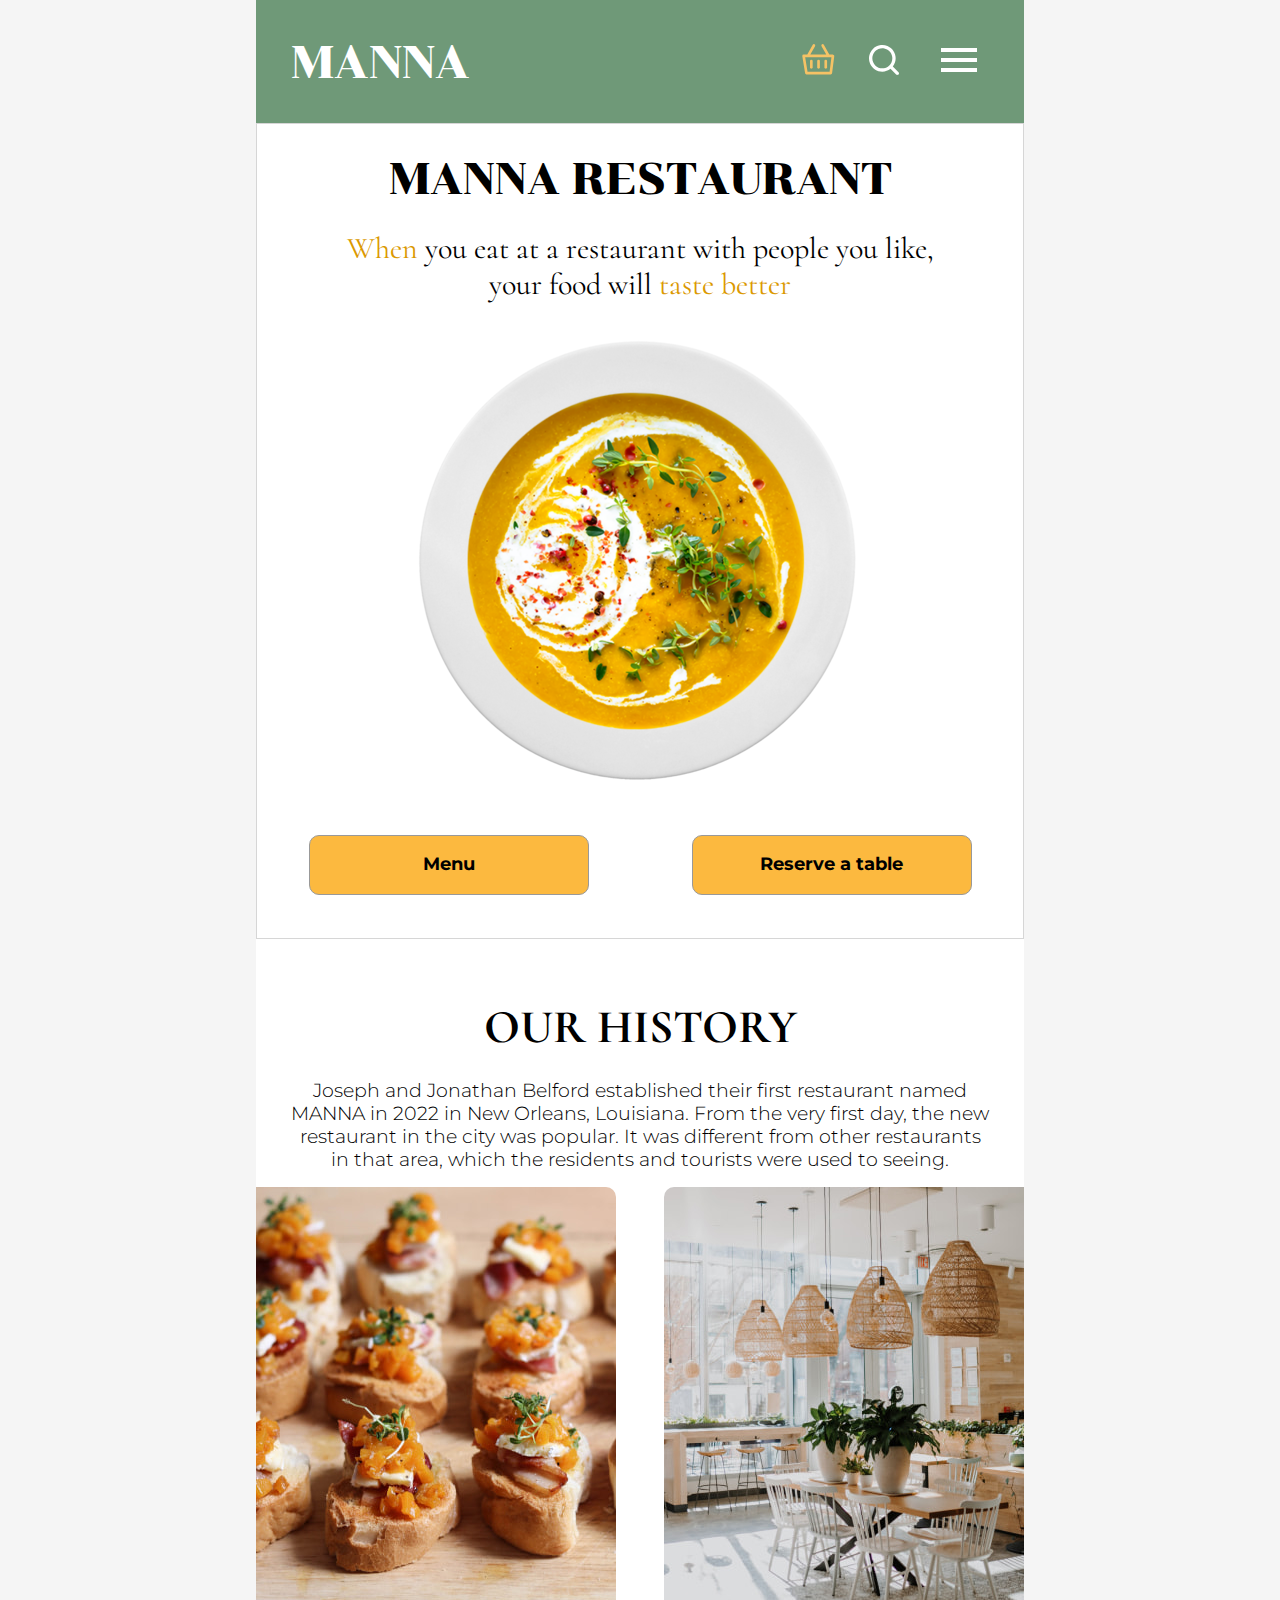
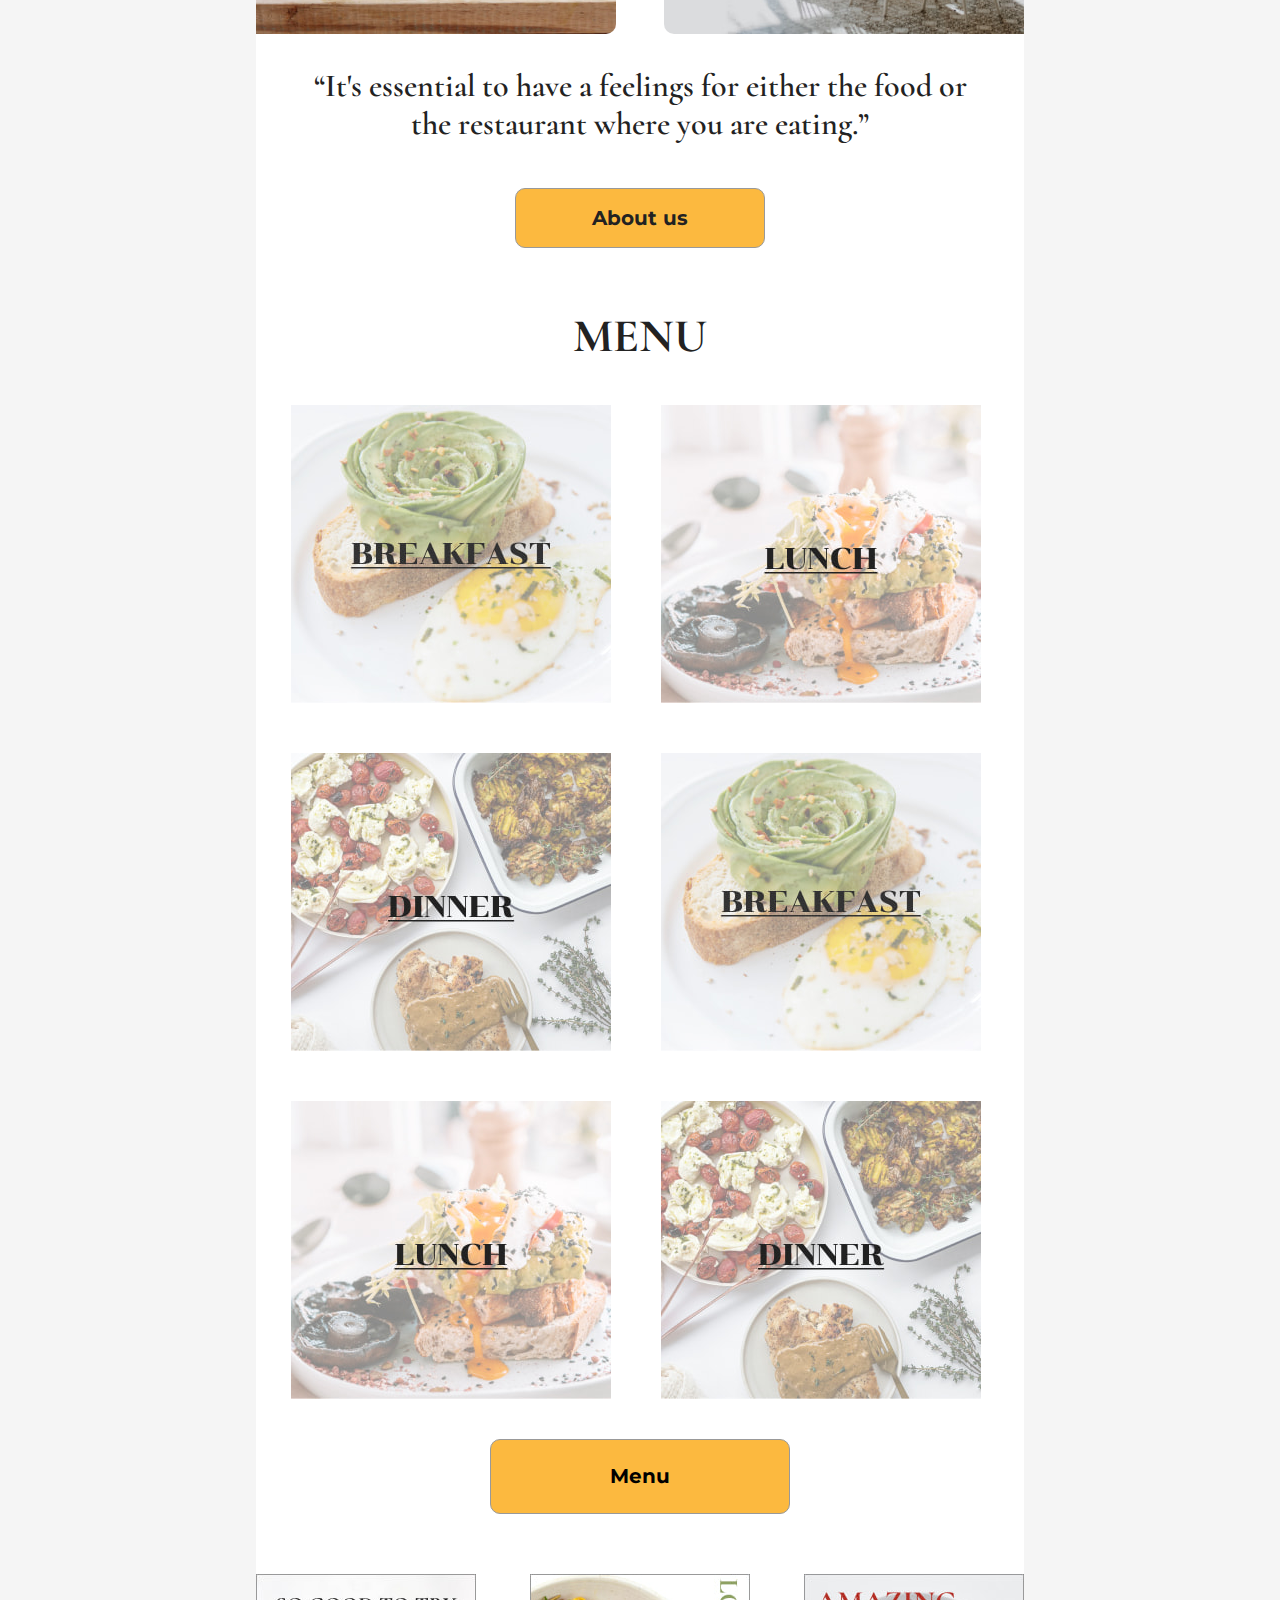
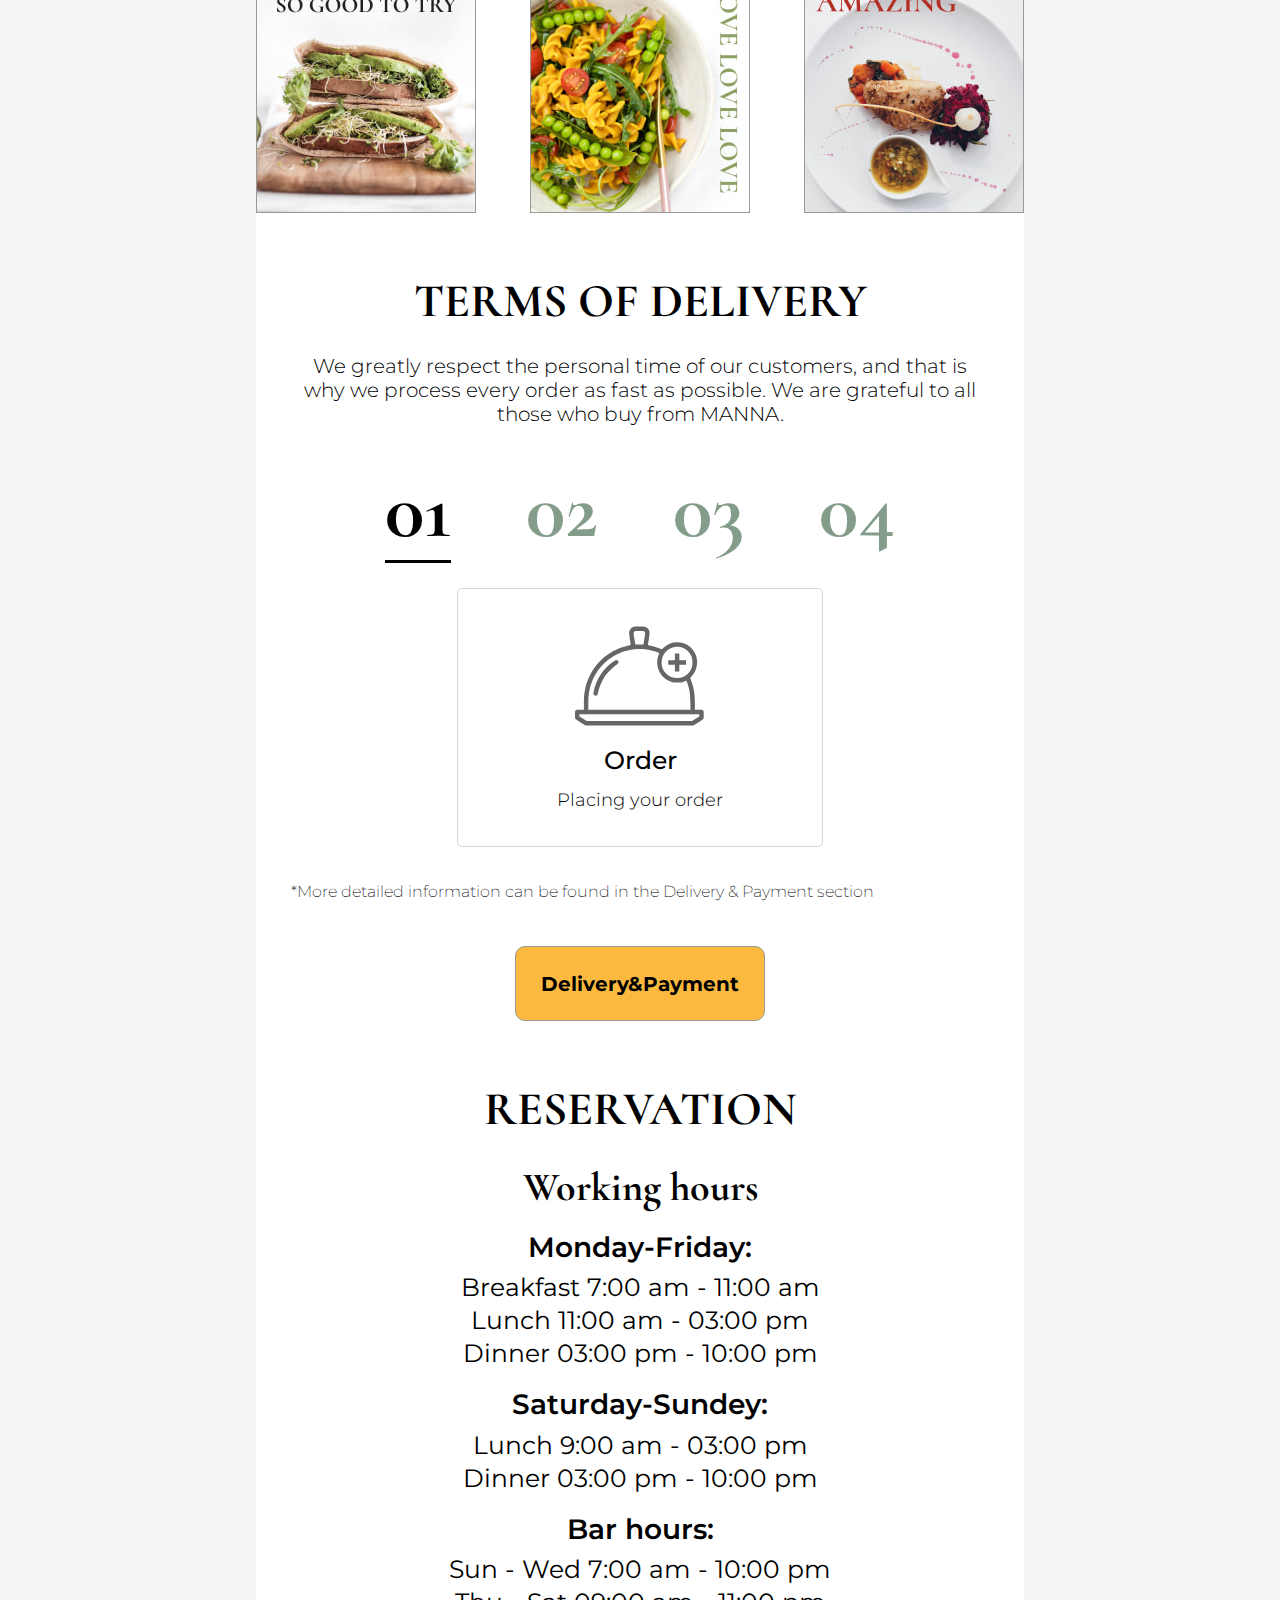
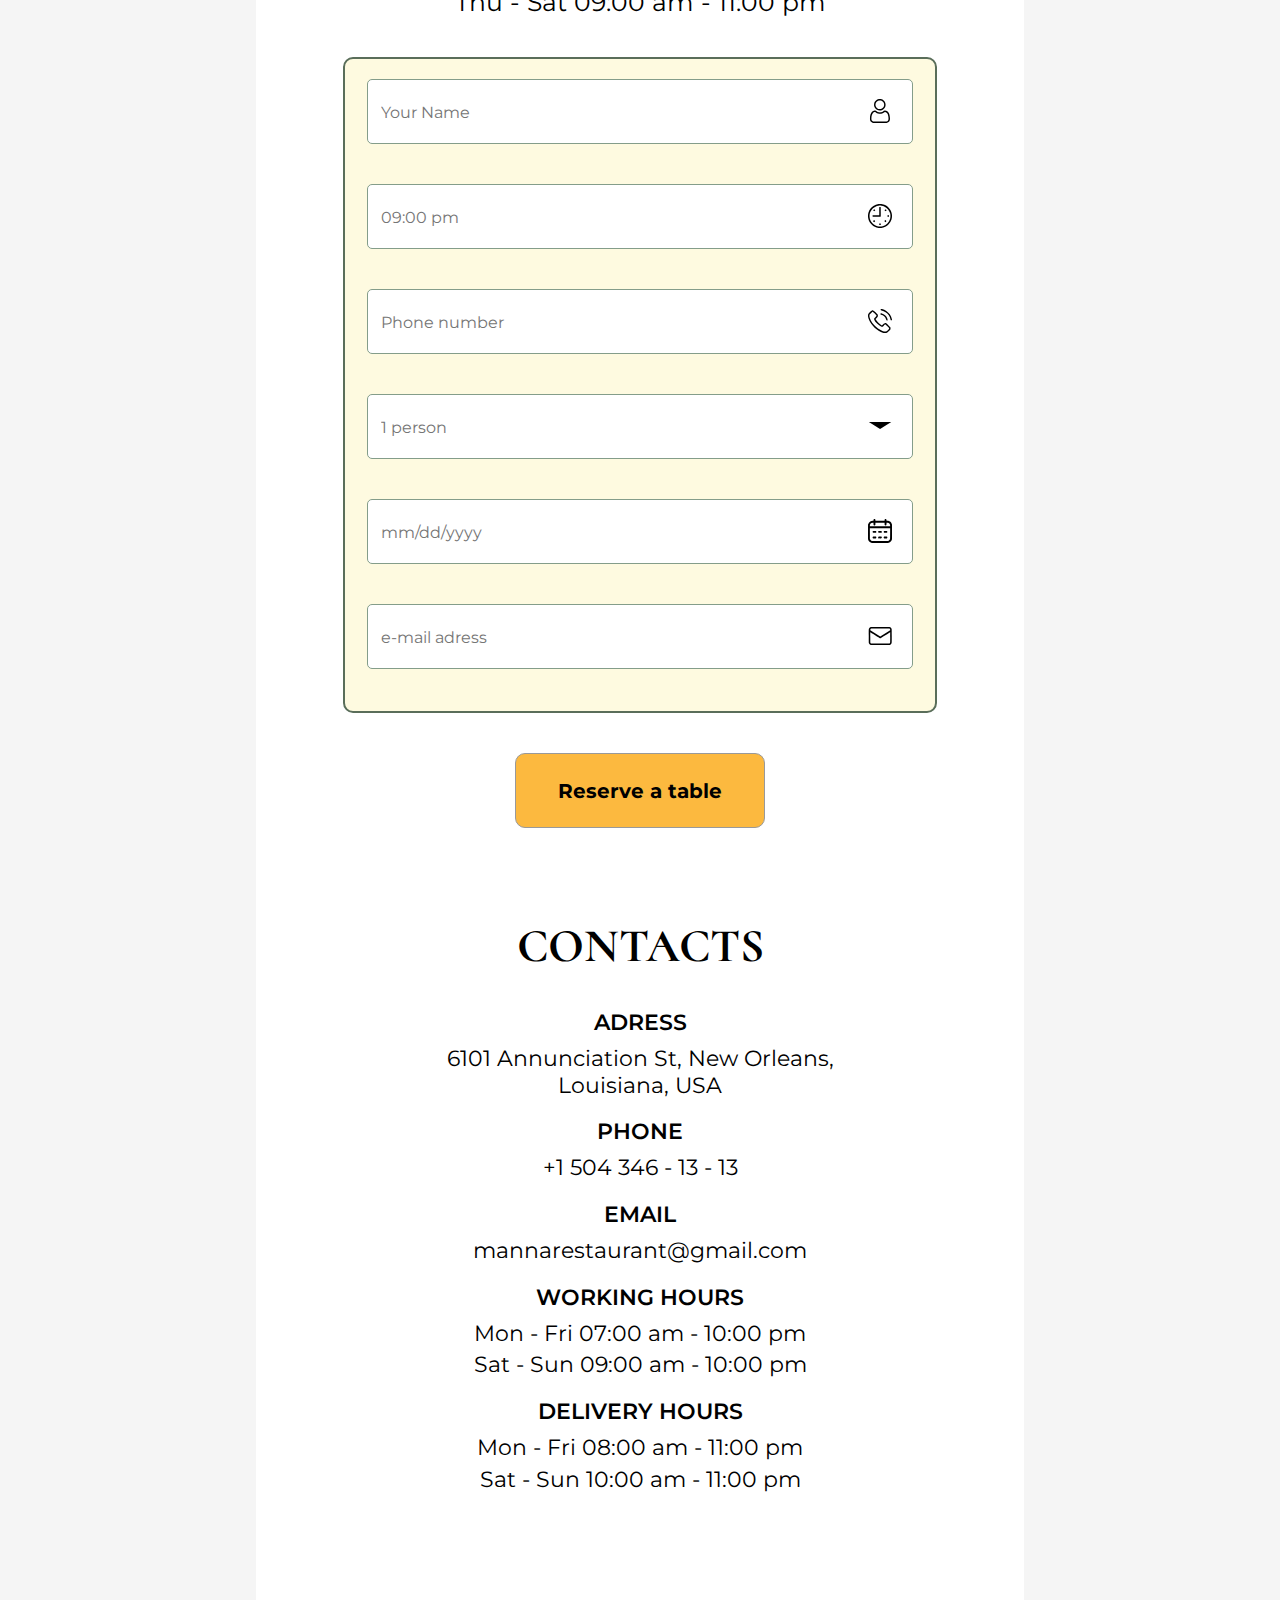
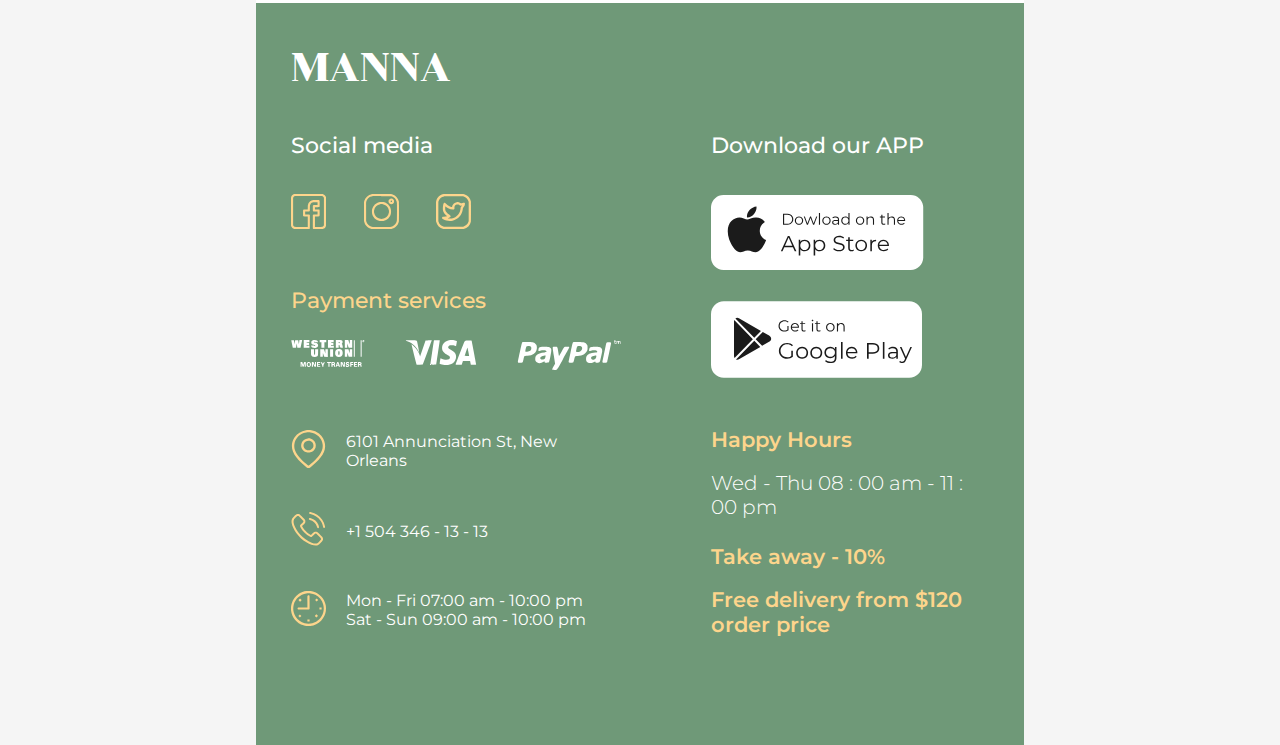
<file: index.html>
<!DOCTYPE html>
<html lang="en">
  <head>
    <meta charset="UTF-8" />
    <meta http-equiv="X-UA-Compatible" content="IE=edge" />
    <meta name="viewport" content="width=device-width, initial-scale=1.0" />
    <title>MANNA||RESTAURANT</title>
    <link rel="preconnect" href="https://fonts.googleapis.com" />
    <link rel="preconnect" href="https://fonts.gstatic.com" crossorigin />
    <link
      href="https://fonts.googleapis.com/css2?family=Chonburi&family=Cormorant:wght@300;400;600;700&family=Montserrat:wght@300;400;500;600;700&display=swap"
      rel="stylesheet"
    />

    <link rel="stylesheet" href="./css/main.min.css" />
  </head>
  <body>




    <header >
 <div class="header__container header_mob-tab container">
 <div class="restaurant__logo__wrapper">
          <a class="restaurant__logo" href="./index.html">MANNA</a>
  </div>



<!-- mob-tab_header -->
  <div class="header_icons_wrapper_mob-tab">
    <ul class="header_icons_list_mob-tab">
      <li class="header_icon">
           <svg class="icon icon-shop-basket_mob-tab" width="31px" height="30px">
                <use href="./images/sprite-icons.svg#icon-shop-basket"></use>
            </svg>
      </li>
     
      <li>
         <svg class="icon icon-search_mob-tab" width="23px" height="23px" fill="white">
                <use href="./images/sprite-icons.svg#icon-icon-search"></use>
            </svg>
      </li>

    <li class="header_burger_btn" id="burger">
      <svg class="icon icon-burger-menu_mob-tab" width="50px" height="50px" fill="white">
                <use href="./images/sprite-icons.svg#icon-burger-menu"></use>
            </svg>  
      </li>
</ul>
      
  </div>
       </div>

    <!-- desktop_header -->
      <div class="header__container header_desktop container">
       <div class="restaurant__logo__wrapper">
          <a class="restaurant__logo" href="./index.html">MANNA</a>
        </div>
        <div class="navigation__wrapper">
          <ul class="navigation__list">
            <li class="navigation__item">
              <a class="menu__link nav__link" href="./menu.html">Menu</a>
            </li>
            <li  class="navigation__item"><a class="about__us__link nav__link" href="./about_us.html">About us</a></li>
            <li  class="navigation__item">
              <a class="contacts__link nav__link" href="#contacts_section">Contacts</a>
            </li>
            <li  class="navigation__item">
              <a class="dilivery_payment__link nav__link" href="./delivery&payment.html"
                >Delivery&Payment</a
              >
            </li>
          </ul>
        </div>

        <div class="additional__functions__wrapper">
       <select class="change__lang">
        <option class="lang" value="en">EN</option>
        <option  class="lang" value="esp">ESP</option>
       </select>

<form class="search__form" name="search__form" method="post">
  
    <input class="input__field" type="text" name="search__input" placeholder="Search"/>
            
            <button class="btn__search" type="submit">
                <svg class="search-lens__icon" width="20px" height="20px">
                <use href="./images/sprite-icons.svg#icon-search__lens"></use>
                  </svg>
            </button>
  
            </form>

            <svg class="icon icon-shop-basket" width="31px" height="30px">
                <use href="./images/sprite-icons.svg#icon-shop-basket"></use>
            </svg>

            <button type="button" class="btn__reservation">RESERVATION</button>
          </div>
       </div>
      
    </header>















    <!-- Hero ------------------------------------------------------------------------------------------------------------->
    <section class="hero__section section  section_for_menu"> 

    <!-- mob-tab_wrapper ---------------------------------------->
    <div class="hero_mob-tab_wrapper">
    <h1 class="hero__title">
    MANNA RESTAURANT</h1>
    
    
     <p class="hero_losung"><span class="hero_losung_highlights">When </span> 
      you eat at a restaurant with people you like, your food will <span class="hero_losung_highlights">taste better</span></p>
   <div class="hero_dishes-wrapper_mob-tab_imgs">
    
      <picture >
              
                <source 
                 media="(max-width: 1439px)" 
                srcset="./images/hero/plate-dish_1x_mob-tab.png 1x," 
                type="image/png">

               
                 <img
                class="hero_plate_mob-tab_img"
                src="./images/hero/plate-dish_1x_mob-tab.png"
                alt="plate"
                loading="lazy" />
        </picture>
      
        </div>
        
     <div class="hero__btn-wrapper">
    <button class="hero__btn hero__btn-menu">Menu</button>
    <button class="hero__btn hero__btn-reserve">Reserve a table</button>
</div>
    </div> 


    <!-- desktop------------------------------------------------------------- -->
    <div class="hero_desktop_wrapper">
<div class="hero_desktop_left-part">
    <h1 class="hero__title">
    <span class="title__main">MANNA</span>
    <span class="title__main title_second">RESTAURANT</span>
    </h1>
    <p class="hero_losung"><span class="hero_losung_highlights">When </span> 
      you eat at a restaurant with people </br> you like, your food will <span class="hero_losung_highlights">taste better</span></p>
  <div class="hero__btn-wrapper">
    <button class="hero__btn hero__btn-menu">Menu</button>
    <button class="hero__btn hero__btn-reserve">Reserve a table</button>
</div>
</div>

<div class="hero_desktop_right-part">
              <img
                class="hero_plate_img"
                src="./images/hero/plate-desktop.png"
                alt="plate"
                width="740px" 
                height="720px"
                loading="lazy"
               />
    <div class="hero_dishes_in_plate_wrapper">
                 <img
                class="hero_food_img"
                src="./images/hero/food.png"
                alt="food_on_plate"
                width="505px" 
                height="505px"
                loading="lazy" /> 

    <!-- <img
                class="hero_food_img"
                src="./images/hero/salad.png"
                alt="food_on_plate"
               width="545px" 
                height="555px"
                loading="lazy" />

                     <img
                class="hero_food_img"
                src="./images/hero/golubtsii.png"
                alt="food_on_plate"
               width="545px" 
                height="555px"
                loading="lazy" />

                     <img
                class="hero_food_img"
                src="./images/hero/salad (1).png"
                alt="food_on_plate"
                width="545px" 
                height="555px"
                loading="lazy" />

                     <img
                class="hero_food_img"
                src="./images/hero/waffle.png"
                alt="food_on_plate"
                width="545px" 
                height="555px"
                loading="lazy" /> -->  </div>
</div>
</div>  



<!--      mobile menu     -->
   <div class="menu__wrapper_mob-tab">
  <button class="header_mob-menu_close-btn">
    <svg class="icon icon-close-mobmenu" width="75px" height="75px" fill="rgba(252, 185, 63, 1)">
                <use href="./images/sprite-icons.svg#icon-close-mobmenu"></use>
            </svg> 
  </button>
  
  
          <ul class="navigation__list">
            <li class="navigation__item" id="mob-menu_list_opener">
              <a class="menu__link nav__link" href="#">MENU</a>
            </li>
            <li  class="navigation__item">
              <a class="about__us__link nav__link" href="./about_us.html">ABOUT US</a>
            </li>
            <li  class="navigation__item">
              <a class="contacts__link nav__link" href="#contacts_section">CONTACTS</a>
            </li>
            <li  class="navigation__item">
              <a class="dilivery_payment__link nav__link" href="./delivery&payment.html"
                >DELIVERY&Payment</a
              >
            </li>

             <li  class="navigation__item">
              <a class="reservation__link nav__link" href=""
                >RESERVATION</a
              >
            </li>
          </ul>
    </div>




<!-- mob-menu_list -->
   <div class="mob-menu_list_wrapper">
    <button class="mob-list_close-btn">
    <svg class="icon icon-close-mobmenu" width="75px" height="75px" fill="rgba(252, 185, 63, 1)">
                <use href="./images/sprite-icons.svg#icon-close-mobmenu"></use>
            </svg> 
  </button>
    <p class="menu_aside_header">Categories</p>
    <div class="mob-menu_list_container">
    <ul class="menu_categories_list">
                <li class="menu_categories_item"><a class="menu_link_category" href="#">Breakfast</a></li>
                <li class="menu_categories_item"><a class="menu_link_category" href="#">Lunch</a></li>
                <li class="menu_categories_item"><a class="menu_link_category" href="#">Dinner</a></li>
                <li class="menu_categories_item"><a class="menu_link_category" href="#">Vegan Menu</a></li>
                <li class="menu_categories_item"><a class="menu_link_category" href="#">Kids Menu</a></li>
                <li class="menu_categories_item"><a class="menu_link_category" href="#">Drinks</a></li>
                <li class="menu_categories_item"><a class="menu_link_category" href="#">Bar & Launge</a></li>
                <li class="menu_categories_item"><a class="menu_link_category" href="#">Additions</a></li>
            </ul>



            <ul>
  <li class="menu_categories_item"><a class="menu_link_category" href="#">Promotions</a></li>
                <li class="menu_categories_item"><a class="menu_link_category" href="#"">Happy hours</a></li>
                <li class="menu_categories_item"><a class="menu_link_category" href="#">New</a></li>
                 <li class="menu_categories_item"><a class="menu_link_category" href="#">For BIG Company</a></li>
                <li class="menu_categories_item"><a class="menu_link_category" href="#">For TWO</a></li>
                <li class="menu_categories_item"><a class="menu_link_category" href="#">For ALL family</a></li>
                <li class="menu_categories_item"><a class="menu_link_category" href="#">Exclusive from </br> Chef's</a></li>
              </ul>
</div>


   </div>


  </section>







    <!-- History-------------------------------------------------------------------------------------------------------- -->
    <section class="our_history section">
      <div class="mob-tab-head_container">
   <div class="history_mob-tab_wrapper container">
<h2 class="our_history__title">OUR HISTORY</h2>
<p class="our_history__text text__first">Joseph and Jonathan Belford established their first restaurant named MANNA in 2022 in New Orleans, Louisiana. From the very first day, the new restaurant in the city was popular. It was different from other restaurants in that area, which the residents and tourists were used to seeing.</p>
   </div>

    <ul class="history_mob-tab_imgs_list" >
      <li> 
        <picture > 
                <source 
                 media="(max-width: 767px)" 
                srcset="./images/our_history/small_food-1x.jpg 1x,
                 ./images/our_history/small_food-2x.jpg 2x" 
                type="image/jpg">

             
                 <source media="(min-width: 768px)" 
                srcset=" ./images/our_history/middle_food-1x.jpg 1x,
                 ./images/our_history/middle_food-2x.jpg  2x" 
                type="image/jpg">

             
                 <img
                class="dish__left__img"
                src="./images/our_history/small_food-1x.jpg"
                alt="food"
                loading="lazy" />
              
              </picture></li>
        
               <li> 
                <picture>

                  
                <source media="(min-width: 768px)" 
                srcset="./images/our_history/middle_interrior-1x.jpg 1x,
                 ./images/our_history/middle_interrior-2x.jpg 2x" 
                type="image/jpg">
               
                <source media="(max-width: 767px)" 
                srcset="./images/our_history/small_interrior-1x.jpg 1x,
                 ./images/our_history/small_interrior-2x.jpg 2x" 
                type="image/jpg">

               

               
                 <img
                class="interior__img"
                src="./images/our_history/small_interrior-1x.jpg"
                alt="interrior"
                loading="lazy" />
              </picture>
            </li>

              </ul>

   <div class="history_mob-tab_wrapper container">
 <p class="our_history_losung">“It's essential to have a feelings for either the food or the restaurant where you are eating.”</p>
<button class="our_history__btn_about_us">About us</button>
   </div>
</div>

    <!-- desktop layout ------------------------------------------------------------------------>
    <div class="container history_desktop_wrapper"> 
  <div class="our_history__left_part">
      <h2 class="our_history__title">OUR HISTORY</h2>
      <p class="our_history__text text__first">Joseph and Jonathan Belford established their first restaurant named MANNA in 2022 in New Orleans, Louisiana. From the very first day, the new restaurant in the city was popular. It was different from other restaurants in that area, which the residents and tourists were used to seeing.</p></br>
      <p class="our_history__text text__second">The restaurant instantly became the hallmark of Annunciation Street. The quality of the products, the variety of the menu, and the fastest delivery in the city made the restaurant famous throughout New Orleans.</p>
    
    <div class="losung__wrapper">
      <p class="our_history_losung">“It's essential to have a feelings for either the food or the restaurant where you are eating.”</p>
    </div>
         <img
                class="dish__left__img"
                src="./images/our_history/dish_left.jpg"
                alt="dish"
                width="182px" 
                height="295px"
                loading="lazy" />
      
      <button class="our_history__btn_about_us">About us</button>
      
      </div>

     <div class="history_right_imgs_wrapper">
         <img
                class="interior__img"
                src="./images/our_history/interior.jpg"
                alt="interior"
                width="450px"
                height="870px" 
                loading="lazy" />

                 <img
                class="dish__right__img"
                src="./images/our_history/dish_right.jpg"
                alt="dish"
                width="380px"
                height="377px" 
                loading="lazy" />
                </div>

      
      </div>
  </section>

    <!-- Menu------------------------------------------------------------------------------------------------------ -->
    <section class="menu__section section">
    <div class="menu_container container">
    <h2 class="menu__title">MENU</h2>




    <div class="menu_dishes__wrapper">
     
        <button class="btn_slider btn__arrow_left" type="button">
        <svg class="icon icon-Arrow-left-MENU" width="70px" height="42px">
          <use href="./images/sprite-icons.svg#icon-left-arrow"></use>
        </svg>
      </button>
      

      <div class="menu_imgs_wrapper"> 
      <div class="menu_imgs_container">
          <picture>

            <source media="(min-width: 1440px)" 
                srcset="./images/menu/Menu_Breakfast_blur.jpg 1x" 
                type="image/jpg">

                   
                <source media="(min-width: 768px)" 
                srcset="./images/menu/Middle_breakfast_1x.jpg 1x,
                 ./images/menu/Middle_breakfast_2x.jpg 2x" 
                type="image/jpg">


                <source media="(max-width: 767px)" 
                srcset="./images/menu/Small_Menu_Breakfast_1x.jpg 1x,
                 ./images/menu/Small_Menu_Breakfast_2x.jpg 2x" 
                type="image/jpg">

    
                 <img
                class="main_menu_img breakfast__img"
                src="./images/menu/Small_Menu_Breakfast_1x.jpg"
                alt="breakfast"
                loading="lazy" />
              </picture> 

               <picture>

                <source media="(min-width: 1440px)" 
                srcset="./images/menu/Menu_Lunch_blur.jpg 1x" 
                type="image/jpg">

                 <source media="(min-width: 768px)" 
                srcset="./images/menu/Middle_Lunch_1x.jpg 1x,
                 ./images/menu/Middle_Lunch_2x.jpg 2x" 
                type="image/jpg">


                <source media="(max-width: 767px)" 
                srcset="./images/menu/Small_Menu_Lunch_1x.jpg 1x,
                 ./images/menu/Small_Menu_Lunch_2x.jpg 2x" 
                type="image/jpg">

                 <img
                class="main_menu_img breakfast__img"
                src="./images/menu/Small_Menu_Lunch_1x.jpg"
                alt="breakfast"
                loading="lazy" />
              </picture> 


               <picture>
                 <source media="(min-width: 1440px)" 
                srcset="./images/menu/Menu_Dinner_blur.jpg 1x" 
                type="image/jpg">

                 <source media="(min-width: 768px)" 
                srcset="./images/menu/Middle_Dinner_1x.jpg 1x,
                 ./images/menu/Middle_Dinner_2x.jpg 2x" 
                type="image/jpg">
              
                <source media="(max-width: 767px)" 
                srcset="./images/menu/Small_Menu_Dinner_1x.jpg 1x,
                 ./images/menu/Small_Menu_Dinner_2x.jpg 2x" 
                type="image/jpg">

             
                <source media="(min-width: 768px)" 
                srcset="./images/menu/Middle_Dinner_1x.jpg 1x,
                 ./images/menu/Middle_Dinner_2x.jpg 2x" 
                type="image/jpg">

                 <img
                class="main_menu_img breakfast__img"
                src="./images/menu/Small_Menu_Dinner_1x.jpg"
                alt="breakfast"
                loading="lazy" />
              </picture> 


              <picture>

            <source media="(min-width: 1440px)" 
                srcset="./images/menu/Menu_Breakfast_blur.jpg 1x" 
                type="image/jpg">

                   
                <source media="(min-width: 768px)" 
                srcset="./images/menu/Middle_breakfast_1x.jpg 1x,
                 ./images/menu/Middle_breakfast_2x.jpg 2x" 
                type="image/jpg">


                <source media="(max-width: 767px)" 
                srcset="./images/menu/Small_Menu_Breakfast_1x.jpg 1x,
                 ./images/menu/Small_Menu_Breakfast_2x.jpg 2x" 
                type="image/jpg">

    
                 <img
                class="main_menu_img breakfast__img"
                src="./images/menu/Small_Menu_Breakfast_1x.jpg"
                alt="breakfast"
                loading="lazy" />
              </picture> 

               <picture>

                <source media="(min-width: 1440px)" 
                srcset="./images/menu/Menu_Lunch_blur.jpg 1x" 
                type="image/jpg">

                 <source media="(min-width: 768px)" 
                srcset="./images/menu/Middle_Lunch_1x.jpg 1x,
                 ./images/menu/Middle_Lunch_2x.jpg 2x" 
                type="image/jpg">


                <source media="(max-width: 767px)" 
                srcset="./images/menu/Small_Menu_Lunch_1x.jpg 1x,
                 ./images/menu/Small_Menu_Lunch_2x.jpg 2x" 
                type="image/jpg">

                 <img
                class="main_menu_img breakfast__img"
                src="./images/menu/Small_Menu_Lunch_1x.jpg"
                alt="breakfast"
                loading="lazy" />
              </picture> 


               <picture>
                 <source media="(min-width: 1440px)" 
                srcset="./images/menu/Menu_Dinner_blur.jpg 1x" 
                type="image/jpg">

                 <source media="(min-width: 768px)" 
                srcset="./images/menu/Middle_Dinner_1x.jpg 1x,
                 ./images/menu/Middle_Dinner_2x.jpg 2x" 
                type="image/jpg">
              
                <source media="(max-width: 767px)" 
                srcset="./images/menu/Small_Menu_Dinner_1x.jpg 1x,
                 ./images/menu/Small_Menu_Dinner_2x.jpg 2x" 
                type="image/jpg">

             
                <source media="(min-width: 768px)" 
                srcset="./images/menu/Middle_Dinner_1x.jpg 1x,
                 ./images/menu/Middle_Dinner_2x.jpg 2x" 
                type="image/jpg">

                 <img
                class="main_menu_img breakfast__img"
                src="./images/menu/Small_Menu_Dinner_1x.jpg"
                alt="breakfast"
                loading="lazy" />
              </picture> 

            
    

    

              </div>
          </div>

                 <button class="btn_slider btn__arrow_right" type="button">
          <svg class="icon icon-Arrow-right-Menu" width="70px" height="42px">
            <use href="./images/sprite-icons.svg#icon-right-arrow"></use>
          </svg>
      </button>
              
    </div>
   
     <button class="menu__btn_menu">Menu</button>
</div>


     <div class="special-dishes__wrapper">
     <picture>

      <source media="(min-width: 1440px)" 
                srcset="./images/menu/speshial_dish_1_desktop.jpg 1x"
                type="image/jpg">


      <source media="(min-width: 768px)" 
                srcset="./images/menu/dish_1_middle_1x.jpg 1x"
                type="image/jpg">

      <source media="(max-width: 767px)" 
                srcset="./images/menu/dish_1_small (1).jpg 1x"
                type="image/jpg">

                

                 <img
                class="special_dish"
                src="./images/menu/dish_1_small (1).jpg"
                alt="dish"
                loading="lazy" />
     </picture>


     <picture>
<source media="(min-width: 1440px)" 
                srcset="./images/menu/speshial_dish_2_desktop.jpg 1x"
                type="image/jpg">



      

                    <source media="(min-width: 768px)" 
                srcset="./images/menu/dish_2_middle_1x.jpg 1x"
                type="image/jpg">

                <source media="(max-width: 767px)" 
                srcset="./images/menu/dish_2_small (1).jpg 1x"
                type="image/jpg">

                 <img
                class="special_dish"
                src="./images/menu/dish_2_small (1).jpg"
                alt="dish"
                loading="lazy" />
     </picture>


     <picture>

      <source media="(min-width: 1440px)" 
                srcset="./images/menu/speshial_dish_3_desktop.jpg 1x"
                type="image/jpg">

      

                    <source media="(min-width: 768px)" 
                srcset="./images/menu/dish_3_middle_1x.jpg 1x"
                type="image/jpg">

                <source media="(max-width: 767px)" 
                srcset="./images/menu/dish_3_small (1).jpg 1x"
                type="image/jpg">

                 <img
                class="special_dish"
                src="./images/menu/dish_3_small (1).jpg"
                alt="dish"
                loading="lazy" />
     </picture>

     


      <picture class="desktop__picture">

      <source media="(min-width: 1440px)" 
                srcset="./images/menu/speshial_dish_4_desktop.jpg 1x"
                type="image/jpg">

                 <img
                class="special_dish "
                src="./images/menu/dish_3_small (1).jpg"
                alt="dish"
                loading="lazy" />
     </picture>

     </div>
     
  </section>


















    <!-- Terms of delivery --------------------------------------------------------------------------------------->
    <section class="terms_of_delivery__section section">
      <div class="container">
<h2 class="terms_title">TERMS OF DELIVERY</h2>
<div class="terms_description">

<div class="delivery_wrapper_left">
  <ul>
    <li class="text_description text_description_first ">We greatly respect the personal time of our customers, and that is why we process every order as fast as possible. We are grateful to all those who buy from MANNA.</li>
    <li class="text_description text_description_second">Please note that if you self-pick up your order yourself, you will receive a 10% discount on your order</li>
    <li class="text_description text_description_third">*More detailed information can be found in the Delivery & Payment section</li>
  </ul>


  <div class="delivery_mob-tab_wrapper" >
    <div class="delivery_mob-tab_numbers">
      <p class="delivery_number_step step_01_mob  step_mob active">01</p>
      <p class="delivery_number_step step_02_mob step_mob">02</p>
      <p class="delivery_number_step step_03_mob step_mob">03</p>
      <p class="delivery_number_step step_04_mob step_mob">04</p>
    </div>

    <div class="delivery_mob-tab_icon_description" id="delivery_mob-tab_icon_description_01">
      <svg class="terms_icon terms_icon-order" width="130px" height="100px">
      <use href="./images/sprite-icons.svg#icon-order-icon-terms-of-del"></use></svg>
      <h3 class="title_delivery_step">Order</h3>
      <p class="delivery_step_description"> Placing your order 
</p>
    </div>


        <div class="delivery_mob-tab_icon_description" id="delivery_mob-tab_icon_description_02">
      <svg class="terms_icon terms_icon-order" width="130px" height="100px">
      <use href="./images/sprite-icons.svg#icon-payment-icon-terms-of-del"></use></svg>
      <h3 class="title_delivery_step">Payment</h3>
      <p class="delivery_step_description"> Choose the payment method
 
</p>
    </div>


        <div class="delivery_mob-tab_icon_description" id="delivery_mob-tab_icon_description_03">
      <svg class="terms_icon terms_icon-order" width="130px" height="100px">
      <use href="./images/sprite-icons.svg#icon-packing-icon-terms-of-del"></use></svg>
      <h3 class="title_delivery_step">Packing</h3>
      <p class="delivery_step_description"> We will securely package your </br> order  in wrapping film. 
</p>
    </div>


        <div class="delivery_mob-tab_icon_description" id="delivery_mob-tab_icon_description_04">
      <svg class="terms_icon terms_icon-order" width="130px" height="100px">
      <use href="./images/sprite-icons.svg#icon-delivery-icon-terms-of-del"></use></svg>
      <h3 class="title_delivery_step">Delivery</h3>
      <p class="delivery_step_description">Delivery around the city takes </br> up to 40 minutes 
</p>
    </div>


    <p class="delivery_mob-tab_add_info">*More detailed information can be found in the Delivery & Payment section</p>

  </div>
  
  <p class="delivery_terms_losung">“The most delicious food always hides a secret...a bit of love is constantly thrown into it”</p>
  <button class="btn_delivery-payment">Delivery&Payment</button>
</div>

<div class="delivery_wrapper_right">
  <p class="delivery_number_step step_01">01</p>
  <div class="terms_icon_wrapper wrapper_order">
    <svg class="terms_icon terms_icon-order" width="100px" height="75px">
      <use href="./images/sprite-icons.svg#icon-order-icon-terms-of-del"></use></svg>
      <h3 class="title_delivery_step">Order</h3>
      <p class="delivery_step_description"> Placing your order </br> within 10 minutes
</p>
  </div>
  <p class="delivery_number_step step_02">02</p>
  <div  class="terms_icon_wrapper wrapper_payment">
    <svg class="terms_icon terms_icon-payment" width="100px" height="75px">
      <use href="./images/sprite-icons.svg#icon-payment-icon-terms-of-del"></use></svg>
      <h3 class="title_delivery_step">Payment</h3>
      <p class="delivery_step_description">Choose the payment </br> method you need
</p>
  </div>
  <p class="delivery_number_step step_03">03</p>
  <div  class="terms_icon_wrapper wrapper_packing">
    <svg class="terms_icon terms_icon-packing" width="100px" height="90px">
      <use href="./images/sprite-icons.svg#icon-packing-icon-terms-of-del"></use></svg>
      <h3 class="title_delivery_step">Packing</h3>
      <p class="delivery_step_description">We will securely package </br> your order in wrapping film.</p>
  </div>
  <p class="delivery_number_step step_04">04</p>
  <div  class="terms_icon_wrapper wrapper_delivery">
    <svg class="terms_icon terms_icon-delivery" width="100px" height="90px">
      <use href="./images/sprite-icons.svg#icon-delivery-icon-terms-of-del"></use></svg>
      <h3 class="title_delivery_step">Delivery</h3>
      <p class="delivery_step_description">Delivery around the city </br> takes up to 40 minutes</p>
  </div>
</div>
</div>

</div>
</section>


















    <!-- RESERVATION ---------------------------------------------------------------------------------------------->
    <section class="reservation_section section">

  
  
  <div class="reservation_wrapper container">
    <h2 class="reservation_title">RESERVATION</h2>
<div class="reservation_flex_wrapper_desktop">
    <div class="reserve_schedule_mob-tab">
  <h3 class="title_schedule">Working hours</h3>

  <ul class="work_scedule">
    <li class="schedule_item">
      <p class="works_days">Monday-Friday:</p>
    <ul>
      <li class="works_hours">Breakfast 7:00 am - 11:00 am</li>
      <li class="works_hours"> Lunch 11:00 am - 03:00 pm</li>
      <li class="works_hours"> Dinner 03:00 pm - 10:00 pm</li>
    </ul>
    </li>


    <li class="schedule_item">
      <p class="works_days">Saturday-Sundey:</p>
      <ul>
        <li class="works_hours">Lunch 9:00 am - 03:00 pm</li>
        <li class="works_hours"> Dinner 03:00 pm - 10:00 pm</li>
      </ul>
    </li>


    <li class="schedule_item">
       <p class="works_days">Bar hours:</p>
    <ul>
    <li class="works_hours">Sun - Wed 7:00 am - 10:00 pm</li>
    <li class="works_hours">Thu - Sat 09:00 am - 11:00 pm</li>
  </ul>
    </li>
  </ul>

  </div>
    <img
                class="fork_img"
                src="./images/reservation/IMG fork reservatiom form.png"
                alt="fork"
                width="310px" 
                loading="lazy" />



  <form class="reserve_form">
    <div class="inputs_wrapper">
    <fieldset class="inputs_group">
      <div class="reservation_input_wrapper">
<input class="reservation_input" type="text" name="user_name" placeholder="Your Name"/>
<svg class="resrev_icon" width="24px" height="24px">
  <use href="./images/sprite-icons.svg#icon-user-reservation-traced"></use>
</svg>
  </div>

     <div class="reservation_input_wrapper">
    <input class="reservation_input" type="text" name="time" placeholder="09:00 pm"/>
    <svg class="resrev_icon" width="24px" height="24px">
  <use href="./images/sprite-icons.svg#icon-oclock-reservation-traced"></use>
</svg>
    </div>

    <div class="reservation_input_wrapper">
    <input class="reservation_input" type="tel" name="phone_number" placeholder="Phone number"/>
    <svg class="resrev_icon" width="24px" height="24px">
  <use href="./images/sprite-icons.svg#icon-phone-reservation-traced"></use>
</svg>
    </div>

    </fieldset>
    
    <fieldset class="inputs_group">
      <div class="reservation_input_wrapper">
      <input class="reservation_input" type="text" min="0" name="quontity_persons" placeholder="1 person"/>
      <svg class="resrev_icon" width="24px" height="24px">
  <use href="./images/sprite-icons.svg#icon-Vector-1-person-reservation"></use>
</svg>
      </div>

      <div class="reservation_input_wrapper">
    <input class="reservation_input" type="text" name="full_date" placeholder="mm/dd/yyyy"/>
    <svg class="resrev_icon" width="24px" height="24px">
  <use href="./images/sprite-icons.svg#icon-calendar-reservation-traced"></use>
</svg>
    </div>

    <div class="reservation_input_wrapper">
    <input class="reservation_input" type="email" name="email" placeholder="e-mail adress"/>
    <svg class="resrev_icon" width="24px" height="24px">
  <use href="./images/sprite-icons.svg#icon-email-reservation-traced"></use>
</svg>
    </div>
  </fieldset>
   
  </div>
    
<button class="btn_submit_form_reservation reserve_btn-desktop" type="submit">Reserve a table</button>  
  </form>
    <button class="btn_submit_form_reservation reserve_btn-mob-tab" type="submit">Reserve a table</button>  

   
 
<div class="reserve_schedule_desktop">
  <h3 class="title_schedule">Working hours</h3>

  <ul class="work_scedule">
    <li class="schedule_item">
      <p class="works_days">Mondey-Friday:</p>
    <ul>
      <li class="works_hours">Breakfast 7:00 am - 11:00 am</li>
      <li class="works_hours"> Lunch 11:00 am - 03:00 pm</li>
      <li class="works_hours"> Dinner 03:00 pm - 10:00 pm</li>
    </ul>
    </li>


    <li class="schedule_item">
      <p class="works_days">Saturday-Sundey:</p>
      <ul>
        <li class="works_hours">Lunch 9:00 am - 03:00 pm</li>
        <li class="works_hours"> Dinner 03:00 pm - 10:00 pm</li>
      </ul>
    </li>


    <li class="schedule_item">
       <p class="works_days">Bar hours:</p>
    <ul>
    <li class="works_hours">Sun - Wed 7:00 am - 10:00 pm</li>
    <li class="works_hours">Thu - Sat 09:00 am - 11:00 pm</li>
  </ul>
    </li>
  </ul>

  </div>
  </div>
  </div>
</section>











    <!-- Contacts ------------------------------------------------------------------------------------------------------>
    <section class="contacts_section section" id="contacts_section">
      <div class="contacts_container container">
  <h2 class="contacts_title">CONTACTS</h2>
  <div class="contacts_wrapper">
  <div class="info_wrapper">

    <div class="short_info">
      <p class="contacts_subtitle">ADRESS</p>
      <p class="contacts_description">6101 Annunciation St, New Orleans,</br> Louisiana, USA</p>
    </div>

    <div class="short_info">
       <p class="contacts_subtitle">PHONE</p>
      <p class="contacts_description">+1 504 346 - 13 - 13</p>
    </div>

    <div class="short_info">
      <p class="contacts_subtitle">EMAIL</p>
      <p class="contacts_description">mannarestaurant@gmail.com</p>
    </div>
    <div class="short_info">
       <p class="contacts_subtitle">WORKING HOURS</p>
      <p class="contacts_description">Mon - Fri 07:00 am - 10:00 pm </p>
      <p class="contacts_description">Sat - Sun 09:00 am - 10:00 pm </p>
    </div>
    <div class="short_info">
       <p class="contacts_subtitle">DELIVERY HOURS</p>
      <p class="contacts_description">Mon - Fri 08:00 am - 11:00 pm </p>
      <p class="contacts_description">Sat - Sun 10:00 am - 11:00 pm </p>
    </div>
  </div>

  <div class="map_wrapper">
   <picture>

    <source media="(min-width: 1440px)" 
                srcset="./images/contacts/map.jpg 1x"
                type="image/jpg">
      
                    <source media="(min-width: 768px)" 
                srcset="./images/contacts/map_middle_1x.jpg 1x,
                ./images/contacts/map_middle_1x.jpg 2x"
                type="image/jpg">

                <source media="(max-width: 767px)" 
                srcset="./images/contacts/map_small_1x.jpg 1x,
                ./images/contacts/map_small_2x.jpg 2x"
                type="image/jpg">

                 <img
                class="contacts_map_img"
                src="./images/contacts/map_small_1x.jpg"
                alt="dish"
                loading="lazy" />
     
   </picture>
  </div>
  </div>


 
  </div>
</section>







    <!-- footer ------------------------------------------------------------------------------------------------------->
    <footer class="footer_section section">
  <div class="footer_wrapper container">

<!-- footer mob-tab --------------------------------------------------------->
<div class="footer_mob-tab">


 


      <div class="footer_inside_mob-tab_left-wrapper">
         <a class="logo_footer_logo" href="./index.html"> 
        <p >MANNA</p>
      </a>
        <div class="footer_social-media_mob-tab">

          <!-- social media -->
         <p class="logo_footer_media">Social media</p>
    <ul class="media_list">
      <li> 
        <svg class="social_media" width="24px" height="24px">
        <use href="./images/sprite-icons.svg#icon-icon-facebook"></use>
      </svg>
    </li>
       <li> 
        <svg class="social_media" width="24px" height="24px">
        <use href="./images/sprite-icons.svg#icon-icon-instagram"></use>
      </svg>
    </li>
       <li> 
        <svg class="social_media" width="24px" height="24px">
        <use href="./images/sprite-icons.svg#icon-icon-twitter"></use>
      </svg>
    </li>
    </ul>
    </div>

    <!-- payment----- -->
<div class="footer_payment_mob-tab">
    <p class="payment_subtitle payment_subtitle_service">Payment services</p>  
<div class="payment_service_wrapper">
  <svg class="western_union" width="46px" height="17px">
        <use href="./images/sprite-icons.svg#icon-icon-western-union"></use>
  </svg>
  <svg class="payment_visa" width="45px" height="16px">
        <use href="./images/sprite-icons.svg#icon-icon-visa"></use>
  </svg>
  <svg class="payment_paypal" width="65px" height="19px">
        <use href="./images/sprite-icons.svg#icon-icon-paypal"></use>
  </svg>
</div>
</div>

<!-- adress--------------------------- -->
  <div class="adress_wrapper">
      <address>
        <div class="adress_row">
          <div>
          <svg class="icon_adress icon_adress_location" width="21px" height="24px">
        <use href="./images/sprite-icons.svg#icon-icon-location"></use>
      </svg>
      </div>
      
      <span class="adress_text">6101 Annunciation St, New Orleans</span>
    </div>
        <div class="adress_row">
          <div>
           <svg class="icon_adress icon_adress_phone" width="23px" height="23px">
        <use href="./images/sprite-icons.svg#icon-icon-phone"></use>
      </svg>
      </div>
      <span class="adress_text">+1 504 346 - 13 - 13</span>
    </div>

    <div class="adress_row  adress_row_time">  
      <div>
  <svg class="icon_adress icon_adress_time" width="24px" height="24px">
        <use href="./images/sprite-icons.svg#icon-icon-time"></use>
  </svg>
  </div>
  <div>
    <span class="adress_text">Mon - Fri 07:00 am - 10:00 pm </span> </br>
     <span class="adress_text adress_text_last">Sat - Sun 09:00 am - 10:00 pm </span>
  </div>
        
    </div>
   
      </address>
    </div>
    </div>




    <div class="footer_inside_mob-tab_right-wrapper">
          <div class="payment_wrapper">
      <p class="payment_subtitle">Download our APP</p>
      <div class="app_wraper">
  <svg class="footer_download_icons_mob-tab_apstore  app_store" width="132px" height="48px">
        <use href="./images/sprite-icons.svg#icon-Group-app-store"></use>
  </svg>


    <svg class="footer_download_icons_mob-tab_google app_google" width="136px" height="48px">
        <use href="./images/sprite-icons.svg#icon-Group-google-play"></use>
  </svg>
  
  

      </div>
    </div>


     <div class="stock_wrapper">
      <p class="stock_subtitle">Happy Hours</p>
      <p class="stock_schedule">Wed - Thu 08 : 00 am - 11 : 00 pm </p>
      <p  class="stock_subtitle">Take away - 10%</p>
      <p  class="stock_subtitle">Free delivery from $120 order price</p>
    </div>
      </div>

</div>





<!-- footer desktop -->
   <div class="footer_desktop">
    <div class="logo">
      
      <a class="logo_footer_logo" href="./index.html"> 
        <p >MANNA</p>
      </a>
    
    <p class="logo_footer_media">Social media</p>
    <ul class="media_list">
      <li> 
        <svg class="social_media" width="24px" height="24px">
        <use href="./images/sprite-icons.svg#icon-icon-facebook"></use>
      </svg>
    </li>
       <li> 
        <svg class="social_media" width="24px" height="24px">
        <use href="./images/sprite-icons.svg#icon-icon-instagram"></use>
      </svg>
    </li>
       <li> 
        <svg class="social_media" width="24px" height="24px">
        <use href="./images/sprite-icons.svg#icon-icon-twitter"></use>
      </svg>
    </li>
    </ul>
    </div>

    <!-- adress-------------------------------------------------------------------------------------- -->
    <div class="adress_wrapper">
      <address>
        <div class="adress_row">
          <svg class="icon_adress" width="21px" height="24px">
        <use href="./images/sprite-icons.svg#icon-icon-location"></use>
      </svg>
      <span class="adress_text">6101 Annunciation St, New Orleans</span>
    </div>
        <div class="adress_row">
           <svg class="icon_adress" width="23px" height="23px">
        <use href="./images/sprite-icons.svg#icon-icon-phone"></use>
      </svg>
      <span class="adress_text">+1 504 346 - 13 - 13</span>
    </div>

        <div class="adress_row">
        
  <svg class="icon_adress" width="24px" height="24px">
        <use href="./images/sprite-icons.svg#icon-icon-time"></use>
  </svg>
      <span class="adress_text">Mon - Fri 07:00 am - 10:00 pm </span>   
    </div>
    <span class="adress_text adress_text_last">Sat - Sun 09:00 am - 10:00 pm </span>
      </address>
    </div>

    <!-- payment----------------------------------------------------------------------------------------- -->
    <div class="payment_wrapper">
      <p class="payment_subtitle">Download our APP</p>
      <div class="app_wraper">
  <svg class="app_store" width="136px" height="48px">
        <use href="./images/sprite-icons.svg#icon-Group-app-store"></use>
  </svg>

    <svg class="app_google" width="136px" height="48px">
        <use href="./images/sprite-icons.svg#icon-Group-google-play"></use>
  </svg>
      </div>

    <p class="payment_subtitle payment_subtitle_service">Payment services</p>  
<div class="payment_service_wrapper">
  <svg class="western_union" width="46px" height="17px">
        <use href="./images/sprite-icons.svg#icon-icon-western-union"></use>
  </svg>
  <svg class="app_store" width="45px" height="16px">
        <use href="./images/sprite-icons.svg#icon-icon-visa"></use>
  </svg>
  <svg class="app_store" width="65px" height="19px">
        <use href="./images/sprite-icons.svg#icon-icon-paypal"></use>
  </svg>
</div>
    </div>

    <div class="stock_wrapper">
      <p class="stock_subtitle">Happy Hours</p>
      <p class="stock_schedule">Wed - Thu 08 : 00 am - 11 : 00 pm </p>
      <p  class="stock_subtitle">Take away - 10%</p>
      <p  class="stock_subtitle">Free delivery from $120 order price</p>
    </div>
</div> 
<!-- ---------------------------------------------------------------------- -->


  
</div>
</div>
</footer>
    <script src="./js/mob_menu.js"></script>
    <script src="./js/mob-menu_list.js"></script>
    <script src="./js/terms_delivery_slider.js"></script>
    <script src="./js/desktop_menu_slider.js"></script>
    <!-- <script src="./js/slider_menu.js"></script> -->
  </body>
</html>
</file>
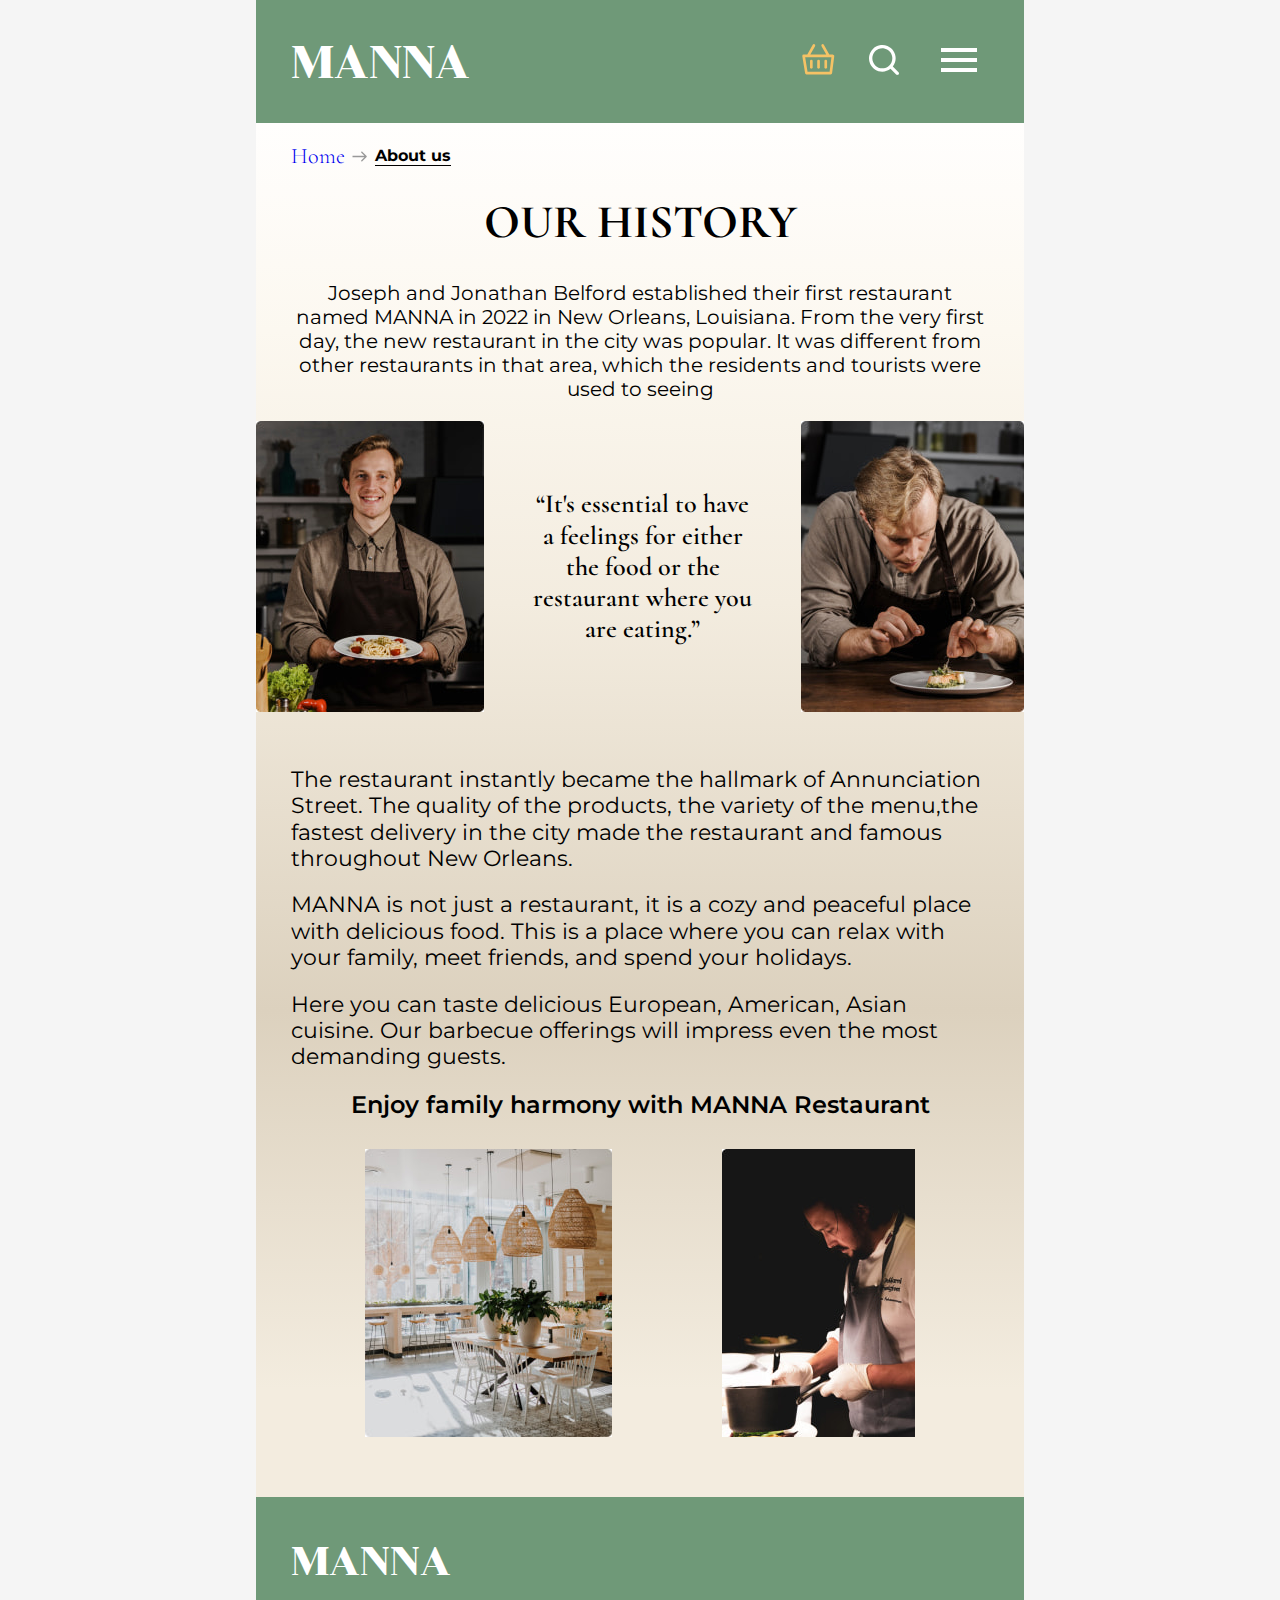
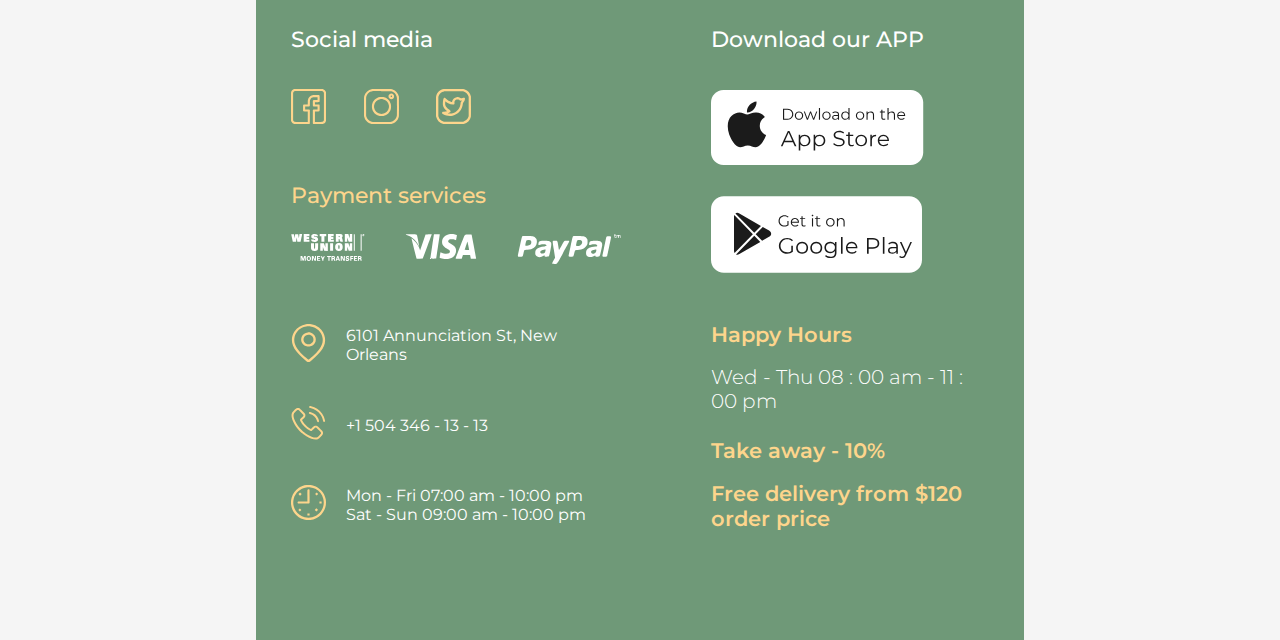
<file: about_us.html>
<!DOCTYPE html>
<html lang="en">
  <head>
    <meta charset="UTF-8" />
    <meta http-equiv="X-UA-Compatible" content="IE=edge" />
    <meta name="viewport" content="width=device-width, initial-scale=1.0" />
    <title>ABOUT US||MANNA</title>
    <link rel="preconnect" href="https://fonts.googleapis.com" />
    <link rel="preconnect" href="https://fonts.gstatic.com" crossorigin />
    <link
      href="https://fonts.googleapis.com/css2?family=Chonburi&family=Cormorant:wght@300;400;600;700&family=Montserrat:wght@300;400;500;600;700&display=swap"
      rel="stylesheet"
    />

    <link rel="stylesheet" href="./css/main.min.css" />
  </head>
  <body>

    <header >
 <div class="header__container header_mob-tab container">
 <div class="restaurant__logo__wrapper">
          <a class="restaurant__logo" href="./index.html">MANNA</a>
  </div>



<!-- mob-tab_header -->
  <div class="header_icons_wrapper_mob-tab">
    <ul class="header_icons_list_mob-tab">
      <li class="header_icon">
           <svg class="icon icon-shop-basket_mob-tab" width="31px" height="30px">
                <use href="./images/sprite-icons.svg#icon-shop-basket"></use>
            </svg>
      </li>
     
      <li id="test_btn_open">
         <svg class="icon icon-search_mob-tab" width="23px" height="23px" fill="white">
                <use href="./images/sprite-icons.svg#icon-icon-search"></use>
            </svg>
      </li>

    <li class="header_burger_btn" id="burger">
      <svg class="icon icon-burger-menu_mob-tab" width="50px" height="50px" fill="white">
                <use href="./images/sprite-icons.svg#icon-burger-menu"></use>
            </svg>  
      </li>
</ul>
      
  </div>





       </div>







      
  






    <!-- desktop_header -->
      <div class="header__container header_desktop container">
       <div class="restaurant__logo__wrapper">
          <a class="restaurant__logo" href="./index.html">MANNA</a>
        </div>
        <div class="navigation__wrapper">
          <ul class="navigation__list">
            <li class="navigation__item">
              <a class="menu__link nav__link" href="./menu.html">Menu</a>
            </li>
            <li  class="navigation__item"><a class="about__us__link nav__link nav__link_current" href="./about_us.html">About us</a></li>
            <li  class="navigation__item">
              <a class="contacts__link nav__link" href="./contact.html">Contacts</a>
            </li>
            <li  class="navigation__item">
              <a class="dilivery_payment__link nav__link" href="./delivery&payment.html"
                >Delivery&Payment</a
              >
            </li>
          </ul>
        </div>

        <div class="additional__functions__wrapper">
       <select class="change__lang">
        <option class="lang" value="en">EN</option>
        <option  class="lang" value="esp">ESP</option>
       </select>

<form class="search__form" name="search__form" method="post">
  
    <input class="input__field" type="text" name="search__input" placeholder="Search"/>
            
            <button class="btn__search" type="submit">
                <svg class="search-lens__icon" width="20px" height="20px">
                <use href="./images/sprite-icons.svg#icon-search__lens"></use>
                  </svg>
            </button>
  
            </form>

            <svg class="icon icon-shop-basket" width="31px" height="30px">
                <use href="./images/sprite-icons.svg#icon-shop-basket"></use>
            </svg>

            <button type="button" class="btn__reservation">RESERVATION</button>
          </div>
       </div>
      
    </header>




<!-- ABOUT ------------------------------------------------------------------->
    <section class="about_us_section section section_for_menu">
      <div class="container">
      <div class="current_page_wrapper">
            <span class="current_page_home"><a href="./index.html">Home</a></span>
            <svg class="page_navigation_svg_arrow" width="30px" height="15px">
                <use href="./images/menu_section/menu_sprite.svg#icon-Arrow-right"></use>
            </svg>
             <span class="current_page">About us</span>
            </div>
      </div>


<!--      mobile menu     -->
   <div class="menu__wrapper_mob-tab">
  <button class="header_mob-menu_close-btn">
    <svg class="icon icon-close-mobmenu" width="75px" height="75px" fill="rgba(252, 185, 63, 1)">
                <use href="./images/sprite-icons.svg#icon-close-mobmenu"></use>
            </svg> 
  </button>
  
  
          <ul class="navigation__list">
            <li class="navigation__item" id="mob-menu_list_opener">
              <a class="menu__link nav__link" href="#">MENU</a>
            </li>
            <li  class="navigation__item">
              <a class="about__us__link nav__link" href="./about_us.html">ABOUT US</a>
            </li>
            <li  class="navigation__item">
              <a class="contacts__link nav__link" href="./contact.html">CONTACTS</a>
            </li>
            <li  class="navigation__item">
              <a class="dilivery_payment__link nav__link" href="./delivery&payment.html"
                >DELIVERY&Payment</a
              >
            </li>

             <li  class="navigation__item">
              <a class="reservation__link nav__link" href=""
                >RESERVATION</a
              >
            </li>
          </ul>
    </div>


   <!-- mob-menu_list -->
   <div class="mob-menu_list_wrapper">
    <button class="mob-list_close-btn">
    <svg class="icon icon-close-mobmenu" width="75px" height="75px" fill="rgba(252, 185, 63, 1)">
                <use href="./images/sprite-icons.svg#icon-close-mobmenu"></use>
            </svg> 
  </button>
    <p class="menu_aside_header">Categories</p>
    <div class="mob-menu_list_container">
    <ul class="menu_categories_list">
                <li class="menu_categories_item"><a class="menu_link_category" href="#">Breakfast</a></li>
                <li class="menu_categories_item"><a class="menu_link_category" href="#">Lunch</a></li>
                <li class="menu_categories_item"><a class="menu_link_category" href="#">Dinner</a></li>
                <li class="menu_categories_item"><a class="menu_link_category" href="#">Vegan Menu</a></li>
                <li class="menu_categories_item"><a class="menu_link_category" href="#">Kids Menu</a></li>
                <li class="menu_categories_item"><a class="menu_link_category" href="#">Drinks</a></li>
                <li class="menu_categories_item"><a class="menu_link_category" href="#">Bar & Launge</a></li>
                <li class="menu_categories_item"><a class="menu_link_category" href="#">Additions</a></li>
            </ul>



            <ul>
  <li class="menu_categories_item"><a class="menu_link_category" href="#">Promotions</a></li>
                <li class="menu_categories_item"><a class="menu_link_category" href="#"">Happy hours</a></li>
                <li class="menu_categories_item"><a class="menu_link_category" href="#">New</a></li>
                 <li class="menu_categories_item"><a class="menu_link_category" href="#">For BIG Company</a></li>
                <li class="menu_categories_item"><a class="menu_link_category" href="#">For TWO</a></li>
                <li class="menu_categories_item"><a class="menu_link_category" href="#">For ALL family</a></li>
                <li class="menu_categories_item"><a class="menu_link_category" href="#">Exclusive from </br> Chef's</a></li>
              </ul>
</div>


   </div>






    <!-- mobile-desktop-------------------------------- -->

    <div class="about_us_mob-tab_container">
      <div class="container">
      <h1 class="about_us_title">OUR HISTORY</h1>
          <p class="about_us_history_text_higher" > Joseph and Jonathan Belford established their first 
            restaurant named MANNA in 2022 in New Orleans, Louisiana. 
            From the very first day, the new restaurant in the city was 
            popular. It was different from other restaurants in that
             area, which the residents and tourists were used to
              seeing</p>
    </div>
    

    <div class="about_us_waiters_wrapper">


     <div class="about_us_mob_wrapper">
   <picture > 
                <source 
                 media="(max-width: 767px)" 
                srcset="./images/about_us/small-middle_waiter_1x.jpg 1x,
                 ./images/about_us/small-middle_waiter_2x.jpg 2x" 
                type="image/jpg">

                 <img
                class="waiter_img"
                src="./images/about_us/small-middle_waiter_1x.jpg"
                alt="waiter"
                loading="lazy" />
              </picture>


              <div class="about_us_mob_wrapper_block">
                <p class="about_us_history_losung_higher">“It's essential to have a feelings for either the food
                 or the restaurant where you are eating.”</p>

                 <picture > 
  
                <source 
                 media="(max-width: 767px)" 
                srcset="./images/about_us/small_waiter_in_work_1x.jpg 1x,
                 ./images/about_us/small_waiter_in_work_2x.jpg 2x" 
                type="image/jpg">

                 <img
                class="waiter_in_work_img"
                src="./images/about_us/small_waiter_in_work_1x.jpg"
                alt="waiter_in_work"
                loading="lazy" />
            
              </picture>  

              </div>
     </div>






      <div class="about_us_waiters_tab_wrapper">
    <picture > 
                   <source media="(min-width: 768px)" 
                srcset=" ./images/about_us/small-middle_waiter_1x.jpg 1x,
                 ./images/about_us/small-middle_waiter_2x.jpg  2x" 
                type="image/jpg">


                <source 
                 media="(max-width: 767px)" 
                srcset="./images/about_us/small-middle_waiter_1x.jpg 1x,
                 ./images/about_us/small-middle_waiter_2x.jpg 2x" 
                type="image/jpg">

                 <img
                class="waiter_img"
                src="./images/about_us/small-middle_waiter_1x.jpg"
                alt="waiter"
                loading="lazy" />
              </picture>

              <p class="about_us_history_losung_higher">“It's essential to have a feelings for either the food
                 or the restaurant where you are eating.”</p>

  <picture > 
                   <source media="(min-width: 768px)" 
                srcset="./images/about_us/middle_waiter_in_work_1x.jpg 1x,
                 ./images/about_us/middle_waiter_in_work_2x.jpg  2x" 
                type="image/jpg">


                <source 
                 media="(max-width: 767px)" 
                srcset="./images/about_us/small_waiter_in_work_1x.jpg 1x,
                 ./images/about_us/small_waiter_in_work_2x.jpg 2x" 
                type="image/jpg">

                 <img
                class="waiter_in_work_img"
                src="./images/about_us/small_waiter_in_work_1x.jpg"
                alt="waiter_in_work"
                loading="lazy" />
            
              </picture>  
    </div>

<div class="container"> 
<p class="about_us_history_text_lower">The restaurant instantly became the hallmark of Annunciation Street. The quality of the products, 
          the variety of the menu,the fastest delivery in the city made the restaurant
          and  famous throughout New Orleans.</p>
        <p class="about_us_history_text_lower">MANNA is not just a restaurant, it is a cozy and peaceful place with delicious food. This is a place where you can relax with your family, meet friends, and spend your holidays. </p>
        <p class="about_us_history_text_lower">Here you can taste delicious European, American, Asian cuisine. Our barbecue offerings will impress even the most demanding guests.</p>
        <p class="about_us_left-part_losung">Enjoy family harmony 
          with MANNA Restaurant</p>
      </div>

      <div class="about_us_mob-tab_imgs_wrapper">
        <picture>
          <source
          media="(min-width: 768px)"
          srcset="./images/about_us/interrior_small-middle_1x.jpg 1x,
          ./images/about_us/interrior_small-middle_2x.jpg 2x"
          type="image/img"
          >

          <source
          media="(max-width: 767px)"
           srcset="./images/about_us/interrior_small-middle_1x.jpg 1x,
          ./images/about_us/interrior_small-middle_2x.jpg 2x"
          type="image/img">

             <img
                class="interrior_mob-tab"
                src="./images/about_us/interrior_small-middle_1x.jpg"
                alt="interrior"
                loading="lazy" />
        </picture>


         <picture>
             <source
          media="(max-width: 767px)"
           srcset="./images/about_us/chef_small_1x.jpg 1x,
          ./images/about_us/chef_small_2x.jpg 2x"
          type="image/img">

         
                <source
          media="(min-width: 768px)"
          srcset="./images/about_us/chef_middle_1x.jpg 1x,
          ./images/about_us/chef_middle_2x.jpg 2x"
          type="image/img"
          >

             <img
                class="chef_mob_tab-img"
                src="./images/about_us/chef_small_1x.jpg"
                alt="chef"
                loading="lazy" />
        </picture>

      </div>
        
    
</div>




    </div>

  </div>
    




















<!-- Desktop  ---------------------------------------------------------->
<div class="about_us_desktop_wrapper">
      <div class="about_us_history_higher-wrapper">
        <picture > 
                <source 
                 media="(min-width: 1440px)" 
                srcset="./images/about_us/waiter.jpg 1x" 
                type="image/jpg">

                   <source media="(min-width: 768px)" 
                srcset=" ./images/about_us/small-middle_waiter_1x.jpg 1x,
                 ./images/about_us/small-middle_waiter_2x.jpg  2x" 
                type="image/jpg">


                <source 
                 media="(max-width: 767px)" 
                srcset="./images/about_us/small-middle_waiter_1x.jpg 1x,
                 ./images/about_us/small-middle_waiter_1x.jpg 2x" 
                type="image/jpg">

                 <img
                class="waiter_img"
                src="./images/about_us/small-middle_waiter_1x.jpg"
                alt="waiter"
                loading="lazy" />
              
              </picture>


        <div class="about_us_history_text_higher_wrapper">
          <h1 class="about_us_title">OUR HISTORY</h1>
          <p class="about_us_history_text_higher" > Joseph and Jonathan Belford established their first 
            restaurant named MANNA in 2022 in New Orleans, Louisiana. 
            From the very first day, the new restaurant in the city was 
            popular. It was different from other restaurants in that
             area, which the residents and tourists were used to
              seeing</p>
              <p class="about_us_history_losung_higher">“It's essential to have a feelings </br> for either the food
                 or the </br> restaurant where you are eating.”</p>
        </div>
        <picture > 
                <source 
                 media="(min-width: 1440px)" 
                srcset="./images/about_us/chef_at_work.jpg 1x" 
                type="image/jpg">

                   <source media="(min-width: 768px)" 
                srcset="./images/about_us/middle_waiter_in_work_1x.jpg 1x,
                 ./images/about_us/middle_waiter_in_work_2x.jpg  2x" 
                type="image/jpg">


                <source 
                 media="(max-width: 767px)" 
                srcset="./images/about_us/small_waiter_in_work_1x.jpg 1x,
                 ./images/about_us/small_waiter_in_work_2x.jpg 2x" 
                type="image/jpg">

                 <img
                class="waiter_in_work_img"
                src="./images/about_us/small_waiter_in_work_1x.jpg"
                alt="waiter_in_work"
                loading="lazy" />
              
              </picture>
        
      </div>

      <div class="about_us_history_lower-wrapper">
        <div class="about_us_left-part_wrapper">
          <div class="about_us_left-part_text-wrapper">
        <p class="about_us_history_text_lower">The restaurant instantly became the hallmark of Annunciation Street. The quality of the products, 
          the variety of the menu,the fastest delivery in the city made the restaurant
          and  famous throughout New Orleans.</p>
        <p class="about_us_history_text_lower">MANNA is not just a restaurant, it is a cozy and peaceful place with delicious food. This is a place where you can relax with your family, meet friends, and spend your holidays. </p>
        <p class="about_us_history_text_lower">Here you can taste delicious European, American, Asian cuisine. Our barbecue offerings will impress even the most demanding guests.</p>
        </div>
        <p class="about_us_left-part_losung">Enjoy family harmony 
          with </br> MANNA Restaurant</p>
        <img
        width="530px"
        height="616px"
        loading="lazy"
        src="./images/about_us/restaurant_hall.jpg"
        alt="restaraunt_hall"
        class="about_us_restaraunt_hall_img"/>
        </div>


        <div class="about_us_right-part_wrapper">
          <img
          alt="restaraunt interior"
          width="530px"
          height="730px"
          loading="lazy"
          class="about_us_restaraunt_interiror_img"
          src="./images/about_us/restaurant interior.jpg"/>
          <p class="about_us_right-part_losung">“Food is not only fuel to keep</br> body and soul together, it is a </br> culinary masterpiece.”</p>
              
        </div>
<img
          alt="chef"
          width="410px"
          height="460px"
          loading="lazy"
          class="about_us_chef_img"
          src="./images/about_us/chef.jpg"/>

      </div>
    </div>

      
    </section>




    <!-- footer ------------------------------------------------------------------------------------------------------->
<footer class="footer_section section">
  <div class="footer_wrapper container">

<!-- footer mob-tab --------------------------------------------------------->
<div class="footer_mob-tab">


 


      <div class="footer_inside_mob-tab_left-wrapper">
         <a class="logo_footer_logo" href="./index.html"> 
        <p >MANNA</p>
      </a>
        <div class="footer_social-media_mob-tab">

          <!-- social media -->
         <p class="logo_footer_media">Social media</p>
    <ul class="media_list">
      <li> 
        <svg class="social_media" width="24px" height="24px">
        <use href="./images/sprite-icons.svg#icon-icon-facebook"></use>
      </svg>
    </li>
       <li> 
        <svg class="social_media" width="24px" height="24px">
        <use href="./images/sprite-icons.svg#icon-icon-instagram"></use>
      </svg>
    </li>
       <li> 
        <svg class="social_media" width="24px" height="24px">
        <use href="./images/sprite-icons.svg#icon-icon-twitter"></use>
      </svg>
    </li>
    </ul>
    </div>

    <!-- payment----- -->
<div class="footer_payment_mob-tab">
    <p class="payment_subtitle payment_subtitle_service">Payment services</p>  
<div class="payment_service_wrapper">
  <svg class="western_union" width="46px" height="17px">
        <use href="./images/sprite-icons.svg#icon-icon-western-union"></use>
  </svg>
  <svg class="payment_visa" width="45px" height="16px">
        <use href="./images/sprite-icons.svg#icon-icon-visa"></use>
  </svg>
  <svg class="payment_paypal" width="65px" height="19px">
        <use href="./images/sprite-icons.svg#icon-icon-paypal"></use>
  </svg>
</div>
</div>

<!-- adress--------------------------- -->
  <div class="adress_wrapper">
      <address>
        <div class="adress_row">
          <div>
          <svg class="icon_adress icon_adress_location" width="21px" height="24px">
        <use href="./images/sprite-icons.svg#icon-icon-location"></use>
      </svg>
      </div>
      
      <span class="adress_text">6101 Annunciation St, New Orleans</span>
    </div>
        <div class="adress_row">
          <div>
           <svg class="icon_adress icon_adress_phone" width="23px" height="23px">
        <use href="./images/sprite-icons.svg#icon-icon-phone"></use>
      </svg>
      </div>
      <span class="adress_text">+1 504 346 - 13 - 13</span>
    </div>

    <div class="adress_row  adress_row_time">  
      <div>
  <svg class="icon_adress icon_adress_time" width="24px" height="24px">
        <use href="./images/sprite-icons.svg#icon-icon-time"></use>
  </svg>
  </div>
  <div>
    <span class="adress_text">Mon - Fri 07:00 am - 10:00 pm </span> </br>
     <span class="adress_text adress_text_last">Sat - Sun 09:00 am - 10:00 pm </span>
  </div>
        
    </div>
   
      </address>
    </div>
    </div>




    <div class="footer_inside_mob-tab_right-wrapper">
          <div class="payment_wrapper">
      <p class="payment_subtitle">Download our APP</p>
      <div class="app_wraper">
  <svg class="footer_download_icons_mob-tab_apstore  app_store" width="132px" height="48px">
        <use href="./images/sprite-icons.svg#icon-Group-app-store"></use>
  </svg>


    <svg class="footer_download_icons_mob-tab_google app_google" width="136px" height="48px">
        <use href="./images/sprite-icons.svg#icon-Group-google-play"></use>
  </svg>
  
  

      </div>
    </div>


     <div class="stock_wrapper">
      <p class="stock_subtitle">Happy Hours</p>
      <p class="stock_schedule">Wed - Thu 08 : 00 am - 11 : 00 pm </p>
      <p  class="stock_subtitle">Take away - 10%</p>
      <p  class="stock_subtitle">Free delivery from $120 order price</p>
    </div>
      </div>

</div>





<!-- footer desktop -->
   <div class="footer_desktop">
    <div class="logo">
      
      <a class="logo_footer_logo" href="./index.html"> 
        <p >MANNA</p>
      </a>
    
    <p class="logo_footer_media">Social media</p>
    <ul class="media_list">
      <li> 
        <svg class="social_media" width="24px" height="24px">
        <use href="./images/sprite-icons.svg#icon-icon-facebook"></use>
      </svg>
    </li>
       <li> 
        <svg class="social_media" width="24px" height="24px">
        <use href="./images/sprite-icons.svg#icon-icon-instagram"></use>
      </svg>
    </li>
       <li> 
        <svg class="social_media" width="24px" height="24px">
        <use href="./images/sprite-icons.svg#icon-icon-twitter"></use>
      </svg>
    </li>
    </ul>
    </div>

    <!-- adress-------------------------------------------------------------------------------------- -->
    <div class="adress_wrapper">
      <address>
        <div class="adress_row">
          <svg class="icon_adress" width="21px" height="24px">
        <use href="./images/sprite-icons.svg#icon-icon-location"></use>
      </svg>
      <span class="adress_text">6101 Annunciation St, New Orleans</span>
    </div>
        <div class="adress_row">
           <svg class="icon_adress" width="23px" height="23px">
        <use href="./images/sprite-icons.svg#icon-icon-phone"></use>
      </svg>
      <span class="adress_text">+1 504 346 - 13 - 13</span>
    </div>

        <div class="adress_row">
        
  <svg class="icon_adress" width="24px" height="24px">
        <use href="./images/sprite-icons.svg#icon-icon-time"></use>
  </svg>
      <span class="adress_text">Mon - Fri 07:00 am - 10:00 pm </span>   
    </div>
    <span class="adress_text adress_text_last">Sat - Sun 09:00 am - 10:00 pm </span>
      </address>
    </div>

    <!-- payment----------------------------------------------------------------------------------------- -->
    <div class="payment_wrapper">
      <p class="payment_subtitle">Download our APP</p>
      <div class="app_wraper">
  <svg class="app_store" width="136px" height="48px">
        <use href="./images/sprite-icons.svg#icon-Group-app-store"></use>
  </svg>

    <svg class="app_google" width="136px" height="48px">
        <use href="./images/sprite-icons.svg#icon-Group-google-play"></use>
  </svg>
      </div>

    <p class="payment_subtitle payment_subtitle_service">Payment services</p>  
<div class="payment_service_wrapper">
  <svg class="western_union" width="46px" height="17px">
        <use href="./images/sprite-icons.svg#icon-icon-western-union"></use>
  </svg>
  <svg class="app_store" width="45px" height="16px">
        <use href="./images/sprite-icons.svg#icon-icon-visa"></use>
  </svg>
  <svg class="app_store" width="65px" height="19px">
        <use href="./images/sprite-icons.svg#icon-icon-paypal"></use>
  </svg>
</div>
    </div>

    <div class="stock_wrapper">
      <p class="stock_subtitle">Happy Hours</p>
      <p class="stock_schedule">Wed - Thu 08 : 00 am - 11 : 00 pm </p>
      <p  class="stock_subtitle">Take away - 10%</p>
      <p  class="stock_subtitle">Free delivery from $120 order price</p>
    </div>
</div> 
<!-- ---------------------------------------------------------------------- -->


  
</div>
</div>
</footer>

<script src="./js/mob_menu.js"></script>
<script src="./js/mob-menu_list.js"></script>
  </body>
</html>
</file>
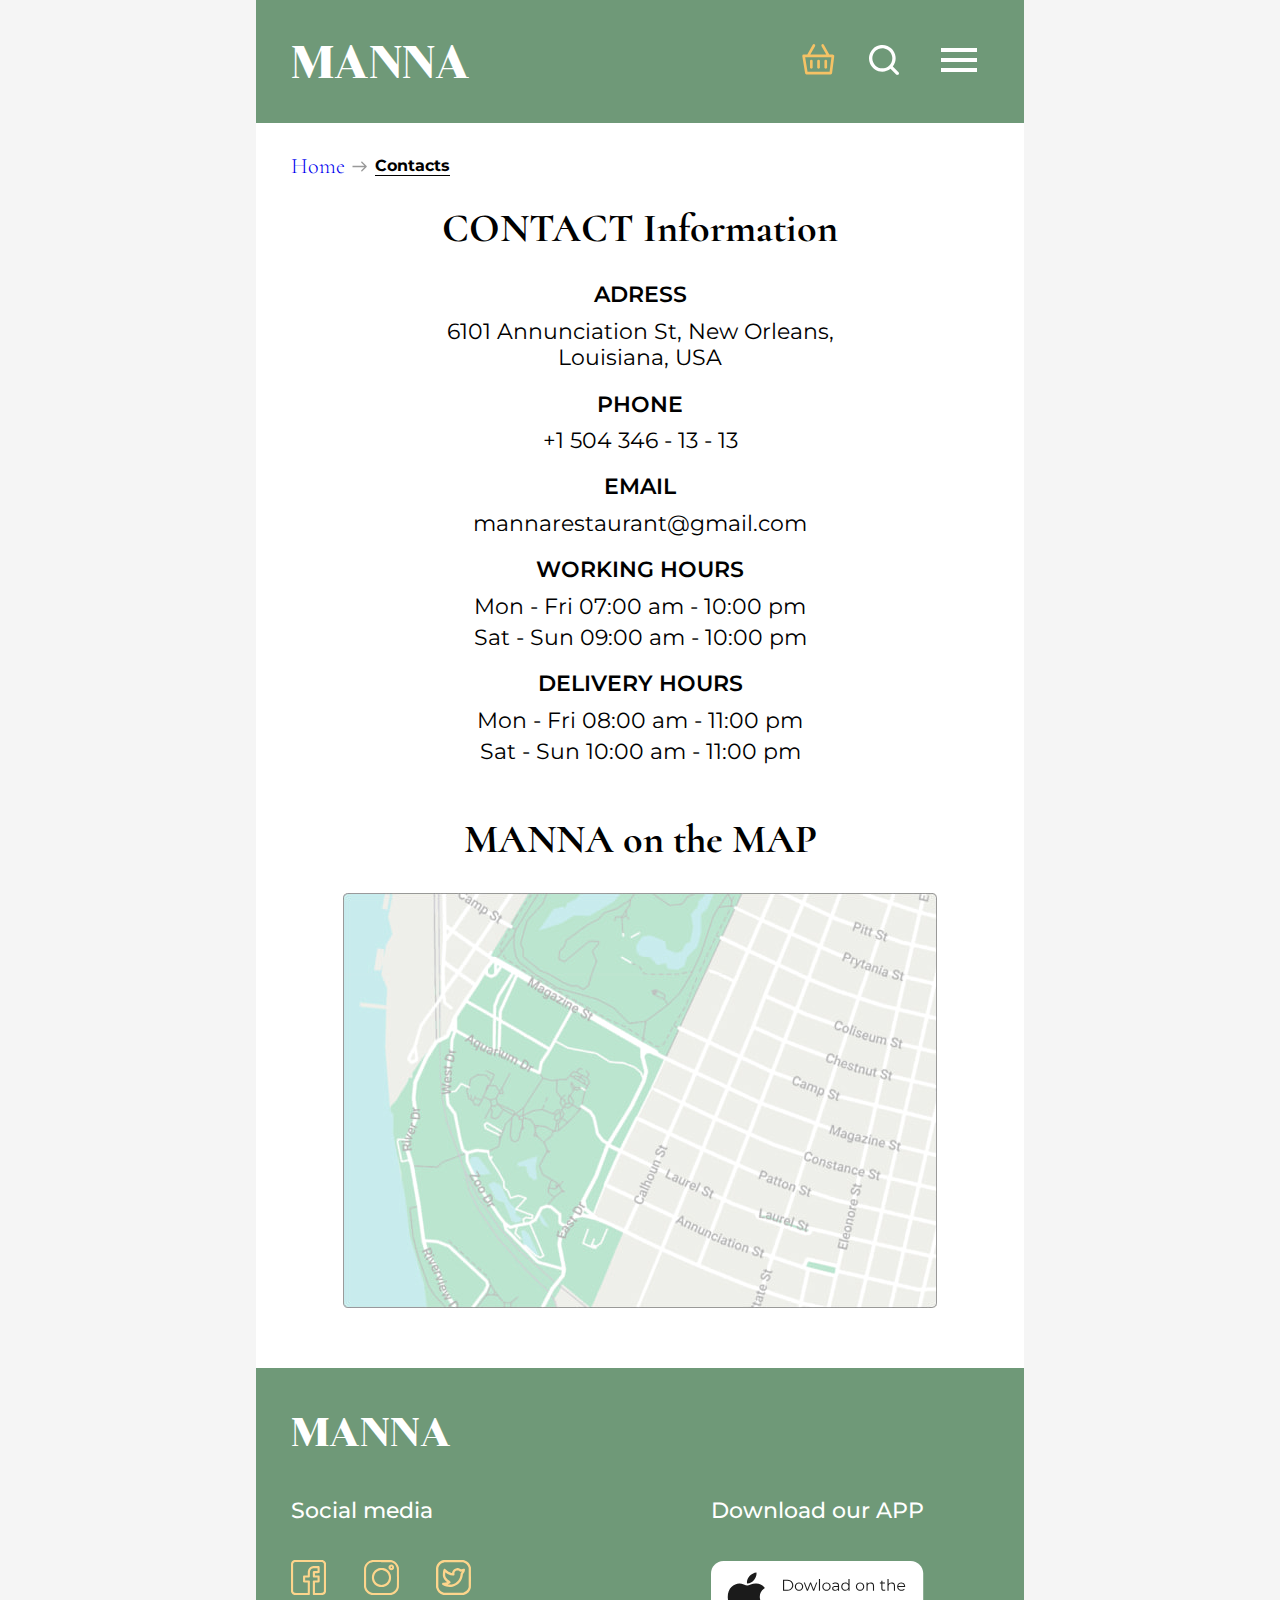
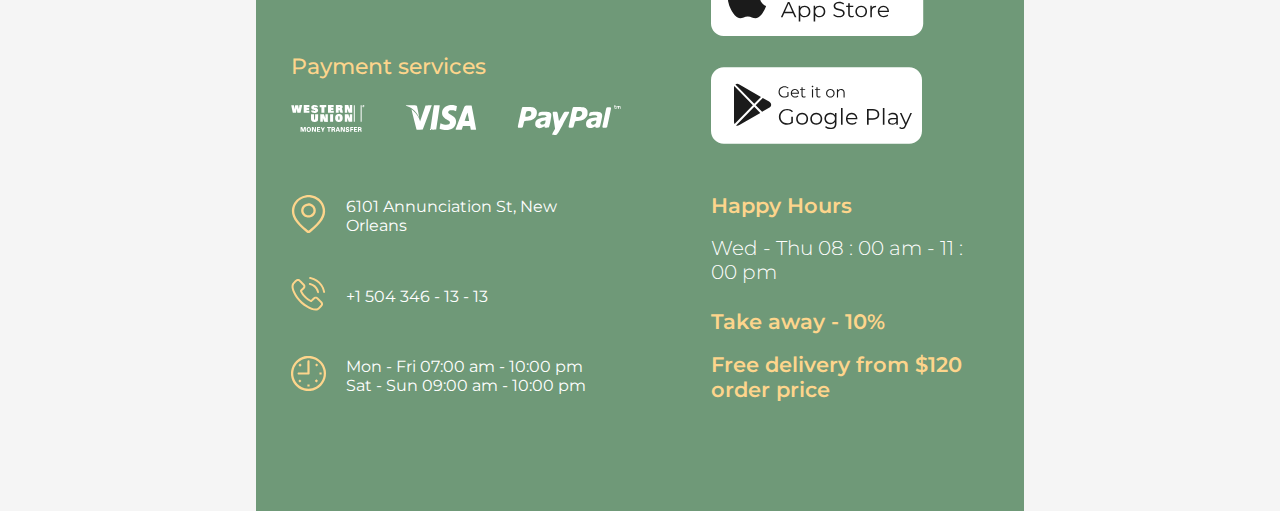
<file: contact.html>
<!DOCTYPE html>
<html lang="en">
  <head>
    <meta charset="UTF-8" />
    <meta http-equiv="X-UA-Compatible" content="IE=edge" />
    <meta name="viewport" content="width=device-width, initial-scale=1.0" />
    <title>CONTACTS||MANNA</title>
    <link rel="preconnect" href="https://fonts.googleapis.com" />
    <link rel="preconnect" href="https://fonts.gstatic.com" crossorigin />
    <link
      href="https://fonts.googleapis.com/css2?family=Chonburi&family=Cormorant:wght@300;400;600;700&family=Montserrat:wght@300;400;500;600;700&display=swap"
      rel="stylesheet"
    />

    <link rel="stylesheet" href="./css/main.min.css" />
  </head>
  <body>



<!-- header----------------------------------------------------------------------------------------- -->
<header >
 <div class="header__container header_mob-tab container">
 <div class="restaurant__logo__wrapper">
          <a class="restaurant__logo" href="./index.html">MANNA</a>
  </div>



<!-- mob-tab_header -->
  <div class="header_icons_wrapper_mob-tab">
    <ul class="header_icons_list_mob-tab">
      <li class="header_icon">
           <svg class="icon icon-shop-basket_mob-tab" width="31px" height="30px">
                <use href="./images/sprite-icons.svg#icon-shop-basket"></use>
            </svg>
      </li>
     
      <li>
         <svg class="icon icon-search_mob-tab" width="23px" height="23px" fill="white">
                <use href="./images/sprite-icons.svg#icon-icon-search"></use>
            </svg>
      </li>

    <li class="header_burger_btn" id="burger">
      <svg class="icon icon-burger-menu_mob-tab" width="50px" height="50px" fill="white">
                <use href="./images/sprite-icons.svg#icon-burger-menu"></use>
            </svg>  
      </li>
</ul>
      
  </div>
       </div>







      
  






    <!-- desktop_header -->
      <div class="header__container header_desktop container">
       <div class="restaurant__logo__wrapper">
          <a class="restaurant__logo" href="./index.html">MANNA</a>
        </div>
        <div class="navigation__wrapper">
          <ul class="navigation__list">
            <li class="navigation__item">
              <a class="menu__link nav__link" href="./menu.html">Menu</a>
            </li>
            <li  class="navigation__item"><a class="about__us__link nav__link" href="./about_us.html">About us</a></li>
            <li  class="navigation__item">
              <a class="contacts__link nav__link nav__link_current" href="#contacts_section">Contacts</a>
            </li>
            <li  class="navigation__item">
              <a class="dilivery_payment__link nav__link" href="./delivery&payment.html"
                >Delivery&Payment</a
              >
            </li>
          </ul>
        </div>

        <div class="additional__functions__wrapper">
       <select class="change__lang">
        <option class="lang" value="en">EN</option>
        <option  class="lang" value="esp">ESP</option>
       </select>

<form class="search__form" name="search__form" method="post">
  
    <input class="input__field" type="text" name="search__input" placeholder="Search"/>
            
            <button class="btn__search" type="submit">
                <svg class="search-lens__icon" width="20px" height="20px">
                <use href="./images/sprite-icons.svg#icon-search__lens"></use>
                  </svg>
            </button>
  
            </form>

            <svg class="icon icon-shop-basket" width="31px" height="30px">
                <use href="./images/sprite-icons.svg#icon-shop-basket"></use>
            </svg>

            <button type="button" class="btn__reservation">RESERVATION</button>
          </div>
       </div>
      
    </header>







    <!-- CONTACTS---------------------------------------------------------------------------------- -->
    <section class="contacts_section section section_for_menu">
      <div class="container">


<!--      mobile menu     -->
   <div class="menu__wrapper_mob-tab">
  <button class="header_mob-menu_close-btn">
    <svg class="icon icon-close-mobmenu" width="75px" height="75px" fill="rgba(252, 185, 63, 1)">
                <use href="./images/sprite-icons.svg#icon-close-mobmenu"></use>
            </svg> 
  </button>
  
  
          <ul class="navigation__list">
            <li class="navigation__item" id="mob-menu_list_opener">
              <a class="menu__link nav__link" href="#">MENU</a>
            </li>
            <li  class="navigation__item">
              <a class="about__us__link nav__link" href="./about_us.html">ABOUT US</a>
            </li>
            <li  class="navigation__item">
              <a class="contacts__link nav__link" href="./contact.html">CONTACTS</a>
            </li>
            <li  class="navigation__item">
              <a class="dilivery_payment__link nav__link" href="./delivery&payment.html"
                >DELIVERY&Payment</a
              >
            </li>

             <li  class="navigation__item">
              <a class="reservation__link nav__link" href=""
                >RESERVATION</a
              >
            </li>
          </ul>
    </div>


   <!-- mob-menu_list -->
   <div class="mob-menu_list_wrapper">
    <button class="mob-list_close-btn">
    <svg class="icon icon-close-mobmenu" width="75px" height="75px" fill="rgba(252, 185, 63, 1)">
                <use href="./images/sprite-icons.svg#icon-close-mobmenu"></use>
            </svg> 
  </button>
    <p class="menu_aside_header">Categories</p>
    <div class="mob-menu_list_container">
    <ul class="menu_categories_list">
                <li class="menu_categories_item"><a class="menu_link_category" href="#">Breakfast</a></li>
                <li class="menu_categories_item"><a class="menu_link_category" href="#">Lunch</a></li>
                <li class="menu_categories_item"><a class="menu_link_category" href="#">Dinner</a></li>
                <li class="menu_categories_item"><a class="menu_link_category" href="#">Vegan Menu</a></li>
                <li class="menu_categories_item"><a class="menu_link_category" href="#">Kids Menu</a></li>
                <li class="menu_categories_item"><a class="menu_link_category" href="#">Drinks</a></li>
                <li class="menu_categories_item"><a class="menu_link_category" href="#">Bar & Launge</a></li>
                <li class="menu_categories_item"><a class="menu_link_category" href="#">Additions</a></li>
            </ul>



            <ul>
  <li class="menu_categories_item"><a class="menu_link_category" href="#">Promotions</a></li>
                <li class="menu_categories_item"><a class="menu_link_category" href="#"">Happy hours</a></li>
                <li class="menu_categories_item"><a class="menu_link_category" href="#">New</a></li>
                 <li class="menu_categories_item"><a class="menu_link_category" href="#">For BIG Company</a></li>
                <li class="menu_categories_item"><a class="menu_link_category" href="#">For TWO</a></li>
                <li class="menu_categories_item"><a class="menu_link_category" href="#">For ALL family</a></li>
                <li class="menu_categories_item"><a class="menu_link_category" href="#">Exclusive from </br> Chef's</a></li>
              </ul>
</div>


   </div>






         <div class="current_page_wrapper">
            <span class="current_page_home"><a href="./index.html">Home</a></span>
            <svg class="page_navigation_svg_arrow" width="30px" height="15px">
                <use href="./images/menu_section/menu_sprite.svg#icon-Arrow-right"></use>
            </svg>
             <span class="current_page">Contacts</span>
            </div>
<div class="contact_section_wrapper">
    <div class="contacts_left-part_wrapper">      
  <h2 class="contact_title">CONTACT Information</h2>
  <div class="info_wrapper">

    <div class="short_info">
      <p class="contacts_subtitle">ADRESS</p>
      <p class="contacts_description">6101 Annunciation St, New Orleans, </br> Louisiana, USA</p>
    </div>

    <div class="short_info">
       <p class="contacts_subtitle">PHONE</p>
      <p class="contacts_description">+1 504 346 - 13 - 13</p>
    </div>

    <div class="short_info">
      <p class="contacts_subtitle">EMAIL</p>
      <p class="contacts_description">mannarestaurant@gmail.com</p>
    </div>
    <div class="short_info">
       <p class="contacts_subtitle">WORKING HOURS</p>
      <p class="contacts_description">Mon - Fri 07:00 am - 10:00 pm </p>
      <p class="contacts_description">Sat - Sun 09:00 am - 10:00 pm </p>
    </div>
    <div class="short_info">
       <p class="contacts_subtitle">DELIVERY HOURS</p>
      <p class="contacts_description">Mon - Fri 08:00 am - 11:00 pm </p>
      <p class="contacts_description">Sat - Sun 10:00 am - 11:00 pm </p>
    </div>
    </div>  

  </div >
  


  <div class="map_right_part_wrapper">
  <h2 class="contact_title_right_part">MANNA on the MAP</h2>
  

 <picture>
  <source
  media="(min-width: 1440px)"
  srcset="./images/contacts/map.jpg"
  type="image/jpg"
  >

   <source
  media="(min-width: 768px)"
  srcset="./images/contacts/map_middle_1x.jpg 1x,
  ./images/contacts/map_middle_2x.jpg 2x"
  type="image/jpg"
  >


    <source
  media="(max-width: 767px)"
  srcset="./images/contacts/map_small_1x.jpg 1x,
  ./images/contacts/map_small_2x.jpg 2x"
  type="image/jpg"
  >


  <img
                class="map__img_map"
                src="./images/contacts/map_small_1x.jpg"
                alt="map"
                loading="lazy" />
 </picture>
   
    </div>

    </div> 

  
    </div>

  </div>
</section>

 <!-- footer ------------------------------------------------------------------------------------------------------->
    <footer class="footer_section section">
  <div class="footer_wrapper container">

<!-- footer mob-tab --------------------------------------------------------->
<div class="footer_mob-tab">


 


      <div class="footer_inside_mob-tab_left-wrapper">
         <a class="logo_footer_logo" href="./index.html"> 
        <p >MANNA</p>
      </a>
        <div class="footer_social-media_mob-tab">

          <!-- social media -->
         <p class="logo_footer_media">Social media</p>
    <ul class="media_list">
      <li> 
        <svg class="social_media" width="24px" height="24px">
        <use href="./images/sprite-icons.svg#icon-icon-facebook"></use>
      </svg>
    </li>
       <li> 
        <svg class="social_media" width="24px" height="24px">
        <use href="./images/sprite-icons.svg#icon-icon-instagram"></use>
      </svg>
    </li>
       <li> 
        <svg class="social_media" width="24px" height="24px">
        <use href="./images/sprite-icons.svg#icon-icon-twitter"></use>
      </svg>
    </li>
    </ul>
    </div>

    <!-- payment----- -->
<div class="footer_payment_mob-tab">
    <p class="payment_subtitle payment_subtitle_service">Payment services</p>  
<div class="payment_service_wrapper">
  <svg class="western_union" width="46px" height="17px">
        <use href="./images/sprite-icons.svg#icon-icon-western-union"></use>
  </svg>
  <svg class="payment_visa" width="45px" height="16px">
        <use href="./images/sprite-icons.svg#icon-icon-visa"></use>
  </svg>
  <svg class="payment_paypal" width="65px" height="19px">
        <use href="./images/sprite-icons.svg#icon-icon-paypal"></use>
  </svg>
</div>
</div>

<!-- adress--------------------------- -->
  <div class="adress_wrapper">
      <address>
        <div class="adress_row">
          <div>
          <svg class="icon_adress icon_adress_location" width="21px" height="24px">
        <use href="./images/sprite-icons.svg#icon-icon-location"></use>
      </svg>
      </div>
      
      <span class="adress_text">6101 Annunciation St, New Orleans</span>
    </div>
        <div class="adress_row">
          <div>
           <svg class="icon_adress icon_adress_phone" width="23px" height="23px">
        <use href="./images/sprite-icons.svg#icon-icon-phone"></use>
      </svg>
      </div>
      <span class="adress_text">+1 504 346 - 13 - 13</span>
    </div>

    <div class="adress_row  adress_row_time">  
      <div>
  <svg class="icon_adress icon_adress_time" width="24px" height="24px">
        <use href="./images/sprite-icons.svg#icon-icon-time"></use>
  </svg>
  </div>
  <div>
    <span class="adress_text">Mon - Fri 07:00 am - 10:00 pm </span> </br>
     <span class="adress_text adress_text_last">Sat - Sun 09:00 am - 10:00 pm </span>
  </div>
        
    </div>
   
      </address>
    </div>
    </div>




    <div class="footer_inside_mob-tab_right-wrapper">
          <div class="payment_wrapper">
      <p class="payment_subtitle">Download our APP</p>
      <div class="app_wraper">
  <svg class="footer_download_icons_mob-tab_apstore  app_store" width="132px" height="48px">
        <use href="./images/sprite-icons.svg#icon-Group-app-store"></use>
  </svg>


    <svg class="footer_download_icons_mob-tab_google app_google" width="136px" height="48px">
        <use href="./images/sprite-icons.svg#icon-Group-google-play"></use>
  </svg>
  
  

      </div>
    </div>


     <div class="stock_wrapper">
      <p class="stock_subtitle">Happy Hours</p>
      <p class="stock_schedule">Wed - Thu 08 : 00 am - 11 : 00 pm </p>
      <p  class="stock_subtitle">Take away - 10%</p>
      <p  class="stock_subtitle">Free delivery from $120 order price</p>
    </div>
      </div>

</div>





<!-- footer desktop -->
   <div class="footer_desktop">
    <div class="logo">
      
      <a class="logo_footer_logo" href="./index.html"> 
        <p >MANNA</p>
      </a>
    
    <p class="logo_footer_media">Social media</p>
    <ul class="media_list">
      <li> 
        <svg class="social_media" width="24px" height="24px">
        <use href="./images/sprite-icons.svg#icon-icon-facebook"></use>
      </svg>
    </li>
       <li> 
        <svg class="social_media" width="24px" height="24px">
        <use href="./images/sprite-icons.svg#icon-icon-instagram"></use>
      </svg>
    </li>
       <li> 
        <svg class="social_media" width="24px" height="24px">
        <use href="./images/sprite-icons.svg#icon-icon-twitter"></use>
      </svg>
    </li>
    </ul>
    </div>

    <!-- adress-------------------------------------------------------------------------------------- -->
    <div class="adress_wrapper">
      <address>
        <div class="adress_row">
          <svg class="icon_adress" width="21px" height="24px">
        <use href="./images/sprite-icons.svg#icon-icon-location"></use>
      </svg>
      <span class="adress_text">6101 Annunciation St, New Orleans</span>
    </div>
        <div class="adress_row">
           <svg class="icon_adress" width="23px" height="23px">
        <use href="./images/sprite-icons.svg#icon-icon-phone"></use>
      </svg>
      <span class="adress_text">+1 504 346 - 13 - 13</span>
    </div>

        <div class="adress_row">
        
  <svg class="icon_adress" width="24px" height="24px">
        <use href="./images/sprite-icons.svg#icon-icon-time"></use>
  </svg>
      <span class="adress_text">Mon - Fri 07:00 am - 10:00 pm </span>   
    </div>
    <span class="adress_text adress_text_last">Sat - Sun 09:00 am - 10:00 pm </span>
      </address>
    </div>

    <!-- payment----------------------------------------------------------------------------------------- -->
    <div class="payment_wrapper">
      <p class="payment_subtitle">Download our APP</p>
      <div class="app_wraper">
  <svg class="app_store" width="136px" height="48px">
        <use href="./images/sprite-icons.svg#icon-Group-app-store"></use>
  </svg>

    <svg class="app_google" width="136px" height="48px">
        <use href="./images/sprite-icons.svg#icon-Group-google-play"></use>
  </svg>
      </div>

    <p class="payment_subtitle payment_subtitle_service">Payment services</p>  
<div class="payment_service_wrapper">
  <svg class="western_union" width="46px" height="17px">
        <use href="./images/sprite-icons.svg#icon-icon-western-union"></use>
  </svg>
  <svg class="app_store" width="45px" height="16px">
        <use href="./images/sprite-icons.svg#icon-icon-visa"></use>
  </svg>
  <svg class="app_store" width="65px" height="19px">
        <use href="./images/sprite-icons.svg#icon-icon-paypal"></use>
  </svg>
</div>
    </div>

    <div class="stock_wrapper">
      <p class="stock_subtitle">Happy Hours</p>
      <p class="stock_schedule">Wed - Thu 08 : 00 am - 11 : 00 pm </p>
      <p  class="stock_subtitle">Take away - 10%</p>
      <p  class="stock_subtitle">Free delivery from $120 order price</p>
    </div>
</div> 
<!-- ---------------------------------------------------------------------- -->


  
</div>
</div>
</footer>
<script src="./js/mob_menu.js"></script>
<script src="./js/mob-menu_list.js"></script>
  </body>
</html>
</file>
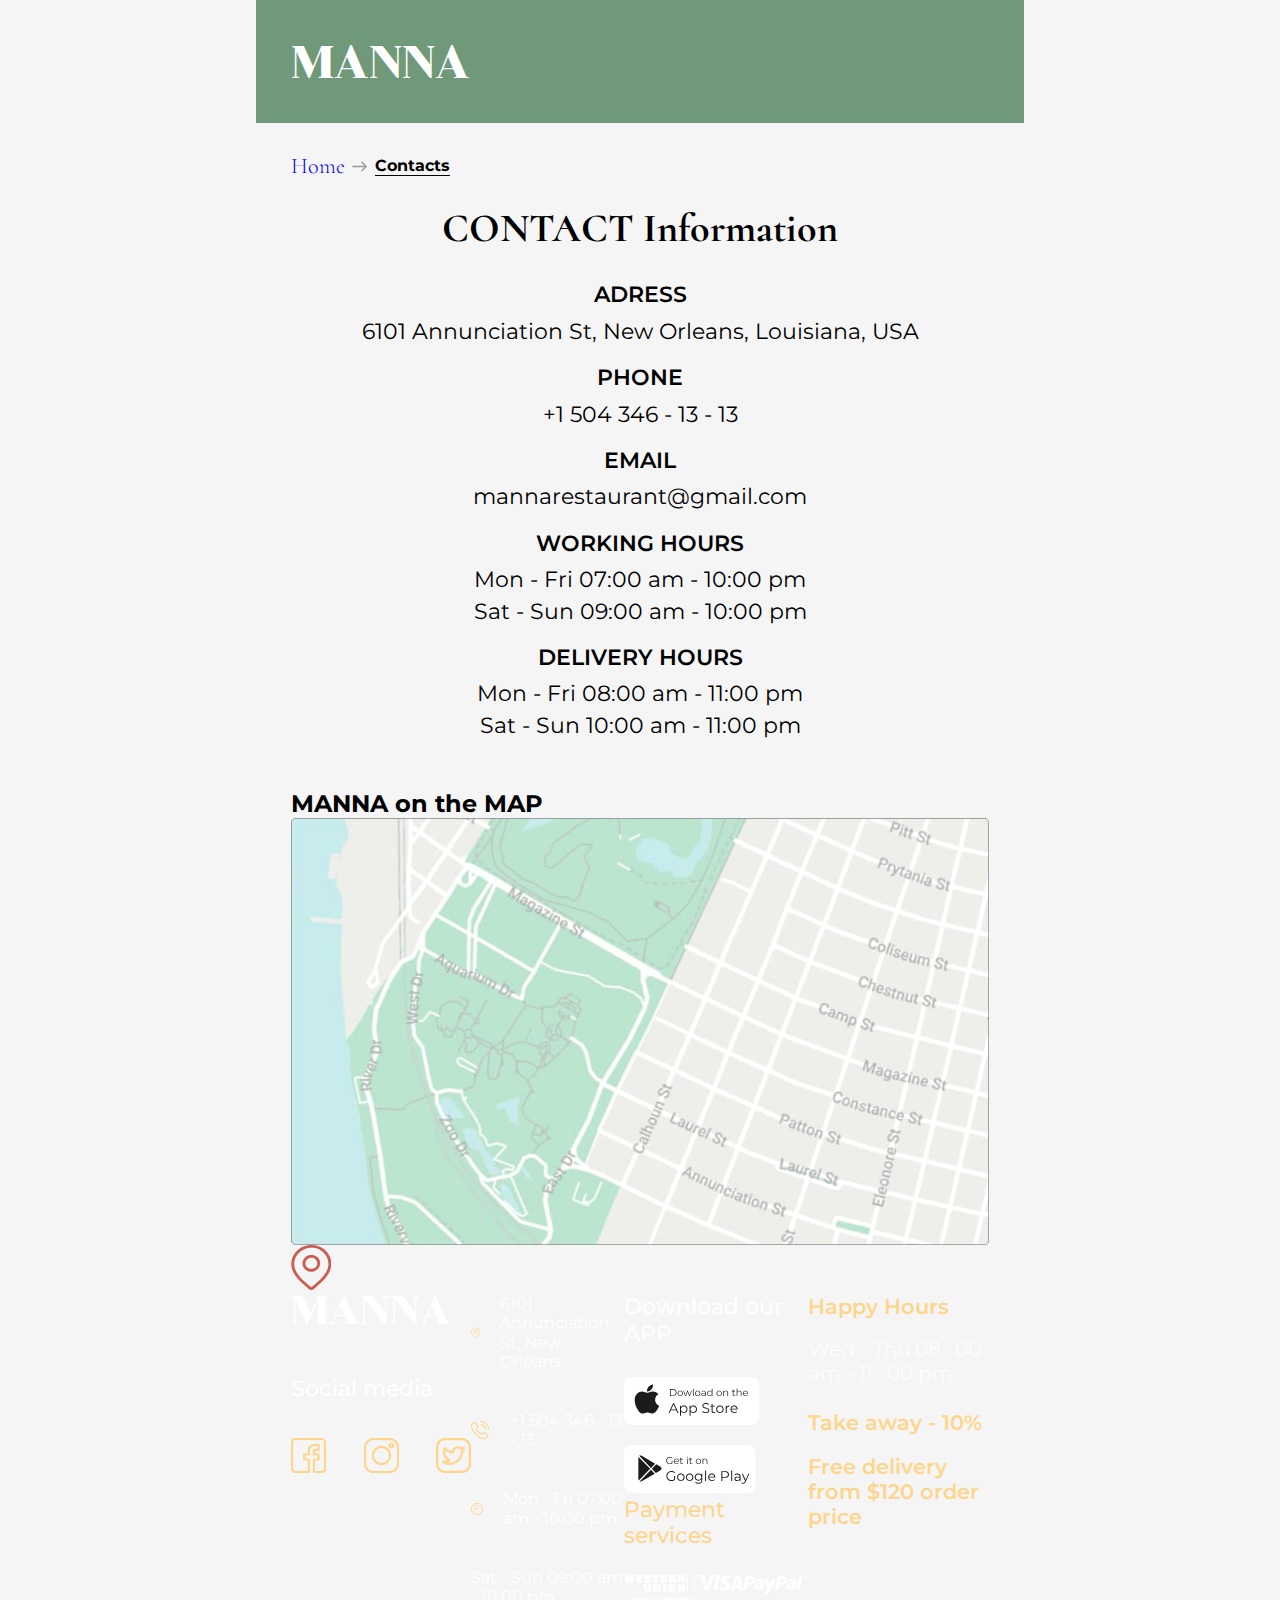
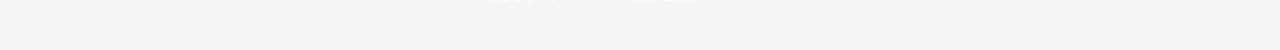
<file: contacts.html>
<!DOCTYPE html>
<html lang="en">
  <head>
    <meta charset="UTF-8" />
    <meta http-equiv="X-UA-Compatible" content="IE=edge" />
    <meta name="viewport" content="width=device-width, initial-scale=1.0" />
    <title>CONTACTS||MANNA</title>
    <link rel="preconnect" href="https://fonts.googleapis.com" />
    <link rel="preconnect" href="https://fonts.gstatic.com" crossorigin />
    <link
      href="https://fonts.googleapis.com/css2?family=Chonburi&family=Cormorant:wght@300;400;600;700&family=Montserrat:wght@300;400;500;600;700&display=swap"
      rel="stylesheet"
    />

    <link rel="stylesheet" href="./css/main.min.css" />
  </head>
  <body>
<!-- header----------------------------------------------------------------------------------------- -->
<header>
      
      <div class="header__container container">
        <div class="restaurant__logo__wrapper">
          <a class="restaurant__logo" href="./index.html">MANNA</a>
        </div>
        <div class="navigation__wrapper">
          <ul class="navigation__list">
            <li class="navigation__item">
              <a class="menu__link nav__link" href="./menu.html">Menu</a>
            </li>
            <li  class="navigation__item"><a class="about__us__link nav__link" href="./about.html">About us</a></li>
            <li  class="navigation__item">
              <a class="contacts__link nav__link  nav__link_current" href="./contacts.html">Contacts</a>
            </li>
            <li  class="navigation__item">
              <a class="dilivery_payment__link nav__link" href="./delivery&payment.html"
                >Delivery&Payment</a
              >
            </li>
          </ul>
        </div>

        <div class="additional__functions__wrapper">
       <select class="change__lang">
        <option class="lang" value="en">EN</option>
        <option  class="lang" value="esp">ESP</option>
       </select>

<form class="search__form" name="search__form" method="post">
  
    <input class="input__field" type="text" name="search__input" placeholder="Search"/>
            
            <button class="btn__search" type="submit">
                <svg class="search-lens__icon" width="20px" height="20px">
                <use href="./images/sprite-icons.svg#icon-search__lens"></use>
                  </svg>
            </button>
  
            </form>

            <svg class="icon icon-shop-basket" width="31px" height="30px">
                <use href="./images/sprite-icons.svg#icon-shop-basket"></use>
            </svg>

            <button type="button" class="btn__reservation">RESERVATION</button>
          </div>
       </div>
        </div>
      </div>
    </header>


    <!-- CONTACTS---------------------------------------------------------------------------------- -->
    <section class="contacts_section container" id="contacts_section">
         <div class="current_page_wrapper">
            <span class="current_page_home"><a href="./index.html">Home</a></span>
            <svg class="page_navigation_svg_arrow" width="30px" height="15px">
                <use href="./images/menu_section/menu_sprite.svg#icon-Arrow-right"></use>
            </svg>
             <span class="current_page">Contacts</span>
            </div>
<div class="contact_section_wrapper">
    <div class="contacts_left-part_wrapper">      
  <h2 class="contact_title">CONTACT Information</h2>
  <div class="info_wrapper">

    <div class="short_info">
      <p class="contacts_subtitle">ADRESS</p>
      <p class="contacts_description">6101 Annunciation St, New Orleans, Louisiana, USA</p>
    </div>

    <div class="short_info">
       <p class="contacts_subtitle">PHONE</p>
      <p class="contacts_description">+1 504 346 - 13 - 13</p>
    </div>

    <div class="short_info">
      <p class="contacts_subtitle">EMAIL</p>
      <p class="contacts_description">mannarestaurant@gmail.com</p>
    </div>
    <div class="short_info">
       <p class="contacts_subtitle">WORKING HOURS</p>
      <p class="contacts_description">Mon - Fri 07:00 am - 10:00 pm </p>
      <p class="contacts_description">Sat - Sun 09:00 am - 10:00 pm </p>
    </div>
    <div class="short_info">
       <p class="contacts_subtitle">DELIVERY HOURS</p>
      <p class="contacts_description">Mon - Fri 08:00 am - 11:00 pm </p>
      <p class="contacts_description">Sat - Sun 10:00 am - 11:00 pm </p>
    </div>
    </div>  


  </div >
   <div class="map_wrapper">
  <h2 class="contact_title_left_part">MANNA on the MAP</h2>
   <img
                class="map__img"
                src="./images/contacts/map.jpg"
                alt="map"
                width="830px" 
                loading="lazy" />

  <svg class="contacts_point_of-location_svg" width="40px" height="45px">
          <use href="./images/sprite-icons.svg#icon-icon-location-map-contacts"></use>
    </svg>

    </div> 

  
    </div>

  
</section>

 <!-- footer ------------------------------------------------------------------------------------------------------->
<footer class="footer container">
  <div class="footer_wrapper">

    <div class="logo">
      <a class="logo_footer_logo" href="./index.html"> 
        <p >MANNA</p>
      </a>
    
    <p class="logo_footer_media">Social media</p>
    <ul class="media_list">
      <li> 
        <svg class="social_media" width="24px" height="24px">
        <use href="./images/sprite-icons.svg#icon-icon-facebook"></use>
      </svg>
    </li>
       <li> 
        <svg class="social_media" width="24px" height="24px">
        <use href="./images/sprite-icons.svg#icon-icon-instagram"></use>
      </svg>
    </li>
       <li> 
        <svg class="social_media" width="24px" height="24px">
        <use href="./images/sprite-icons.svg#icon-icon-twitter"></use>
      </svg>
    </li>
    </ul>
    </div>
<!-- adress-------------------------------------------------------------------------------------- -->
    <div class="adress_wrapper">
      <address>
        <div class="adress_row">
          <svg class="icon_adress" width="21px" height="24px">
        <use href="./images/sprite-icons.svg#icon-icon-location"></use>
      </svg>
      <span class="adress_text">6101 Annunciation St, New Orleans</span>
    </div>
        <div class="adress_row">
           <svg class="icon_adress" width="23px" height="23px">
        <use href="./images/sprite-icons.svg#icon-icon-phone"></use>
      </svg>
      <span class="adress_text">+1 504 346 - 13 - 13</span>
    </div>

        <div class="adress_row">
        
  <svg class="icon_adress" width="24px" height="24px">
        <use href="./images/sprite-icons.svg#icon-icon-time"></use>
  </svg>
      <span class="adress_text">Mon - Fri 07:00 am - 10:00 pm </span>   
    </div>
    <span class="adress_text adress_text_last">Sat - Sun 09:00 am - 10:00 pm </span>
      </address>
    </div>

<!-- payment----------------------------------------------------------------------------------------- -->
    <div class="payment_wrapper">
      <p class="payment_subtitle">Download our APP</p>
      <div class="app_wraper">
  <svg class="app_store" width="136px" height="48px">
        <use href="./images/sprite-icons.svg#icon-Group-app-store"></use>
  </svg>

    <svg class="app_google" width="136px" height="48px">
        <use href="./images/sprite-icons.svg#icon-Group-google-play"></use>
  </svg>
      </div>

    <p class="payment_subtitle payment_subtitle_service">Payment services</p>  
<div class="payment_service_wrapper">
  <svg class="western_union" width="46px" height="17px">
        <use href="./images/sprite-icons.svg#icon-icon-western-union"></use>
  </svg>
  <svg class="app_store" width="45px" height="16px">
        <use href="./images/sprite-icons.svg#icon-icon-visa"></use>
  </svg>
  <svg class="app_store" width="65px" height="19px">
        <use href="./images/sprite-icons.svg#icon-icon-paypal"></use>
  </svg>
</div>
    </div>

    <div class="stock_wrapper">
      <p class="stock_subtitle">Happy Hours</p>
      <p class="stock_schedule">Wed - Thu 08 : 00 am - 11 : 00 pm </p>
      <p  class="stock_subtitle">Take away - 10%</p>
      <p  class="stock_subtitle">Free delivery from $120 order price</p>
    </div>

  </div>


</footer>
  </body>
</html>
</file>
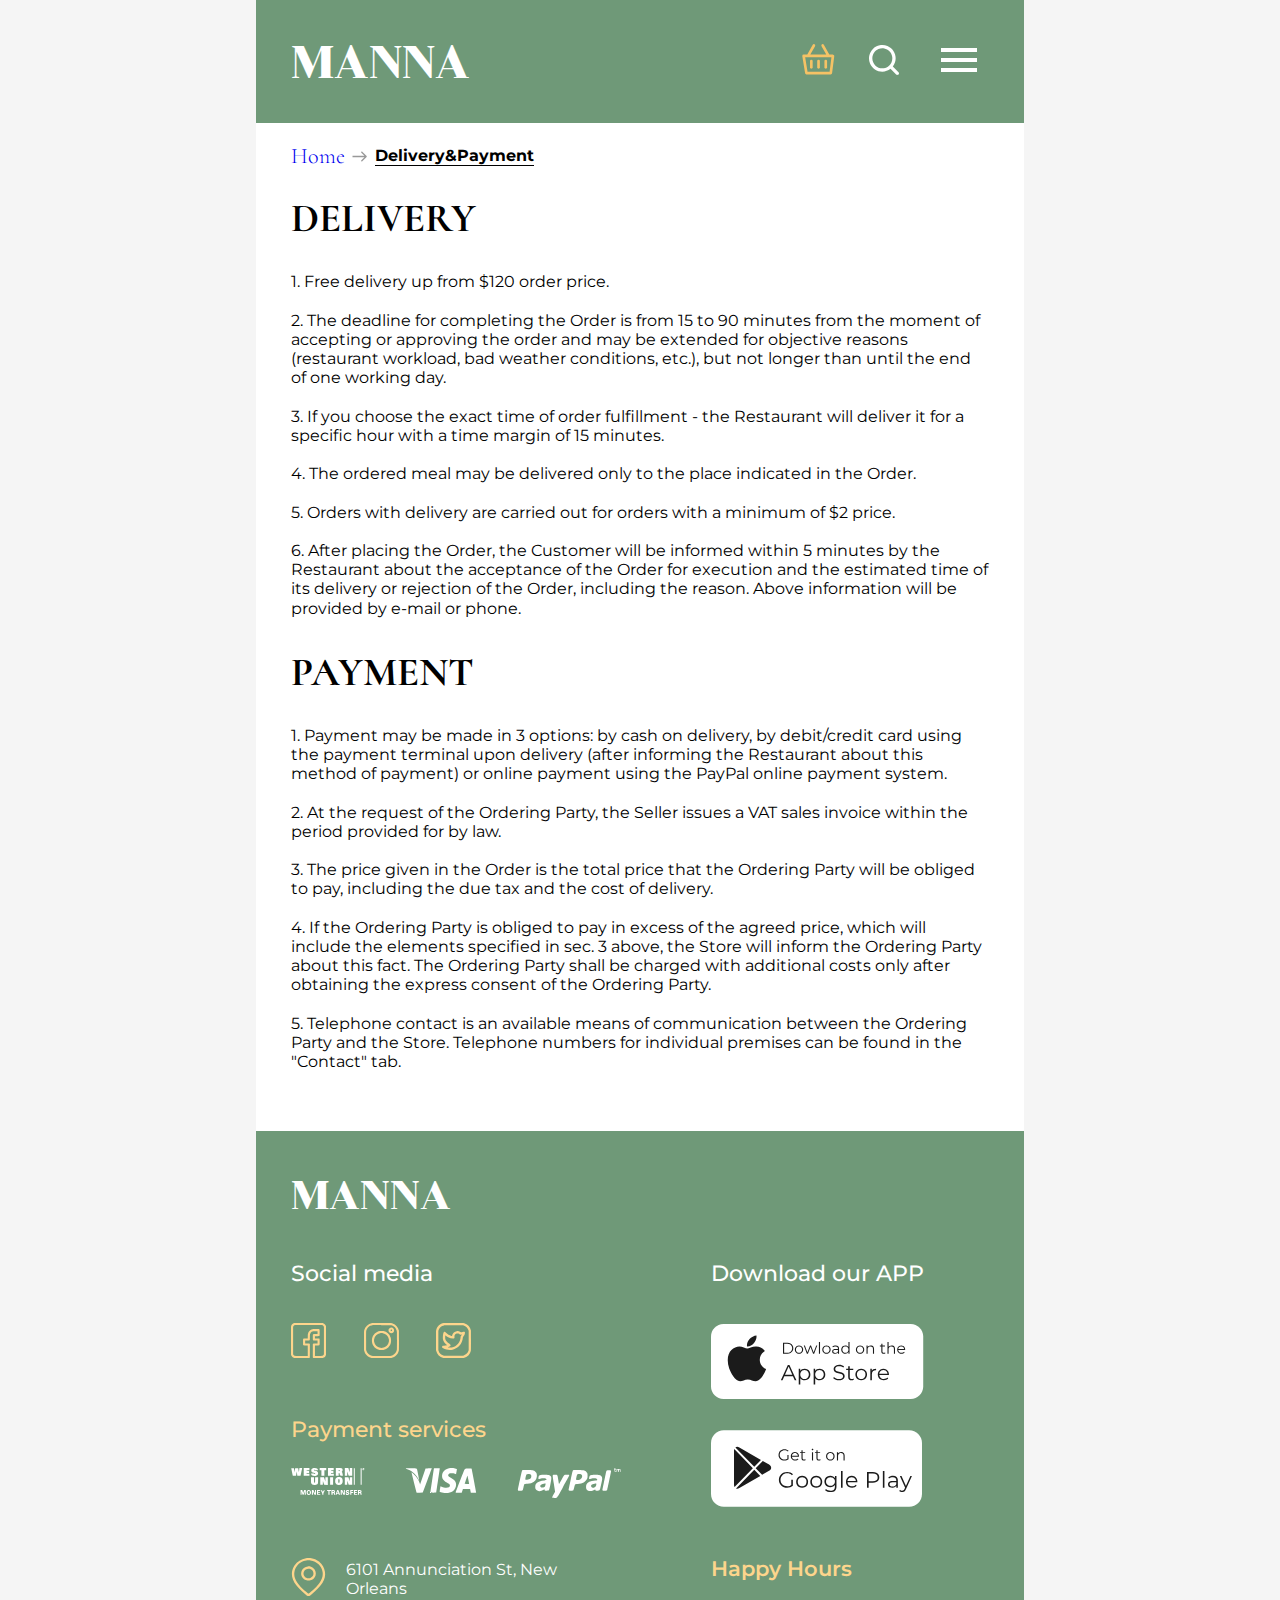
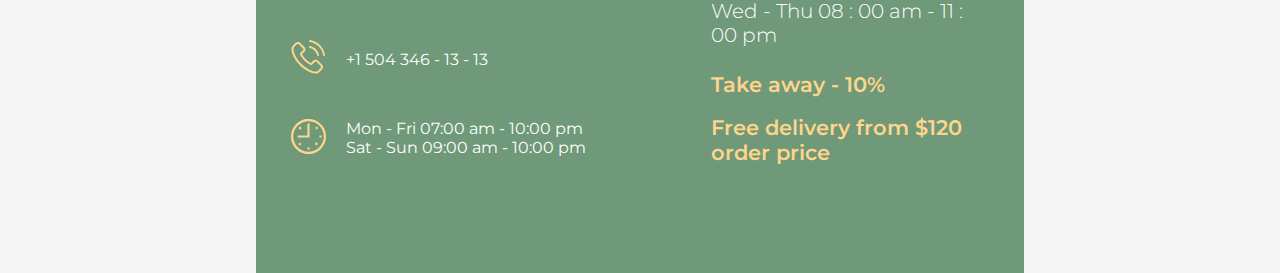
<file: delivery&payment.html>
<!DOCTYPE html>
<html lang="en">
  <head>
    <meta charset="UTF-8" />
    <meta http-equiv="X-UA-Compatible" content="IE=edge" />
    <meta name="viewport" content="width=device-width, initial-scale=1.0" />
    <title>Delivery||MANNA</title>
    <link rel="preconnect" href="https://fonts.googleapis.com" />
    <link rel="preconnect" href="https://fonts.gstatic.com" crossorigin />
    <link
      href="https://fonts.googleapis.com/css2?family=Chonburi&family=Cormorant:wght@300;400;600;700&family=Montserrat:wght@300;400;500;600;700&display=swap"
      rel="stylesheet"
    />

    <link rel="stylesheet" href="./css/main.min.css" />
  </head>
  <body>
    <!-- header----------------------------------------------------------------------------------------- -->
<header >
 <div class="header__container header_mob-tab container">
 <div class="restaurant__logo__wrapper">
          <a class="restaurant__logo" href="./index.html">MANNA</a>
  </div>



<!-- mob-tab_header -->
  <div class="header_icons_wrapper_mob-tab">
    <ul class="header_icons_list_mob-tab">
      <li class="header_icon">
           <svg class="icon icon-shop-basket_mob-tab" width="31px" height="30px">
                <use href="./images/sprite-icons.svg#icon-shop-basket"></use>
            </svg>
      </li>
     
      <li>
         <svg class="icon icon-search_mob-tab" width="23px" height="23px" fill="white">
                <use href="./images/sprite-icons.svg#icon-icon-search"></use>
            </svg>
      </li>

    <li class="header_burger_btn" id="burger">
      <svg class="icon icon-burger-menu_mob-tab" width="50px" height="50px" fill="white">
                <use href="./images/sprite-icons.svg#icon-burger-menu"></use>
            </svg>  
      </li>
</ul>
      
  </div>
       </div>







      
  






    <!-- desktop_header -->
      <div class="header__container header_desktop container">
       <div class="restaurant__logo__wrapper">
          <a class="restaurant__logo" href="./index.html">MANNA</a>
        </div>
        <div class="navigation__wrapper">
          <ul class="navigation__list">
            <li class="navigation__item">
              <a class="menu__link nav__link" href="./menu.html">Menu</a>
            </li>
            <li  class="navigation__item"><a class="about__us__link nav__link" href="./about_us.html">About us</a></li>
            <li  class="navigation__item">
              <a class="contacts__link nav__link" href="contact.html">Contacts</a>
            </li>
            <li  class="navigation__item">
              <a class="dilivery_payment__link nav__link nav__link_current" href="./delivery&payment.html"
                >Delivery&Payment</a
              >
            </li>
          </ul>
        </div>

        <div class="additional__functions__wrapper">
       <select class="change__lang">
        <option class="lang" value="en">EN</option>
        <option  class="lang" value="esp">ESP</option>
       </select>

<form class="search__form" name="search__form" method="post">
  
    <input class="input__field" type="text" name="search__input" placeholder="Search"/>
            
            <button class="btn__search" type="submit">
                <svg class="search-lens__icon" width="20px" height="20px">
                <use href="./images/sprite-icons.svg#icon-search__lens"></use>
                  </svg>
            </button>
  
            </form>

            <svg class="icon icon-shop-basket" width="31px" height="30px">
                <use href="./images/sprite-icons.svg#icon-shop-basket"></use>
            </svg>

            <button type="button" class="btn__reservation">RESERVATION</button>
          </div>
       </div>
      
    </header>


    <!-- DELIVERY --------------------------------------------->

    <section class="delivery_payment_section section section_for_menu"> 
     <div class="container">



<!--      mobile menu     -->
   <div class="menu__wrapper_mob-tab">
  <button class="header_mob-menu_close-btn">
    <svg class="icon icon-close-mobmenu" width="75px" height="75px" fill="rgba(252, 185, 63, 1)">
                <use href="./images/sprite-icons.svg#icon-close-mobmenu"></use>
            </svg> 
  </button>
  
  
          <ul class="navigation__list">
            <li class="navigation__item" id="mob-menu_list_opener">
              <a class="menu__link nav__link" href="#">MENU</a>
            </li>
            <li  class="navigation__item">
              <a class="about__us__link nav__link" href="./about_us.html">ABOUT US</a>
            </li>
            <li  class="navigation__item">
              <a class="contacts__link nav__link" href="./contact.html">CONTACTS</a>
            </li>
            <li  class="navigation__item">
              <a class="dilivery_payment__link nav__link" href="./delivery&payment.html"
                >DELIVERY&Payment</a
              >
            </li>

             <li  class="navigation__item">
              <a class="reservation__link nav__link" href=""
                >RESERVATION</a
              >
            </li>
          </ul>
    </div>


   <!-- mob-menu_list -->
   <div class="mob-menu_list_wrapper">
    <button class="mob-list_close-btn">
    <svg class="icon icon-close-mobmenu" width="75px" height="75px" fill="rgba(252, 185, 63, 1)">
                <use href="./images/sprite-icons.svg#icon-close-mobmenu"></use>
            </svg> 
  </button>
    <p class="menu_aside_header">Categories</p>
    <div class="mob-menu_list_container">
    <ul class="menu_categories_list">
                <li class="menu_categories_item"><a class="menu_link_category" href="#">Breakfast</a></li>
                <li class="menu_categories_item"><a class="menu_link_category" href="#">Lunch</a></li>
                <li class="menu_categories_item"><a class="menu_link_category" href="#">Dinner</a></li>
                <li class="menu_categories_item"><a class="menu_link_category" href="#">Vegan Menu</a></li>
                <li class="menu_categories_item"><a class="menu_link_category" href="#">Kids Menu</a></li>
                <li class="menu_categories_item"><a class="menu_link_category" href="#">Drinks</a></li>
                <li class="menu_categories_item"><a class="menu_link_category" href="#">Bar & Launge</a></li>
                <li class="menu_categories_item"><a class="menu_link_category" href="#">Additions</a></li>
            </ul>



            <ul>
  <li class="menu_categories_item"><a class="menu_link_category" href="#">Promotions</a></li>
                <li class="menu_categories_item"><a class="menu_link_category" href="#"">Happy hours</a></li>
                <li class="menu_categories_item"><a class="menu_link_category" href="#">New</a></li>
                 <li class="menu_categories_item"><a class="menu_link_category" href="#">For BIG Company</a></li>
                <li class="menu_categories_item"><a class="menu_link_category" href="#">For TWO</a></li>
                <li class="menu_categories_item"><a class="menu_link_category" href="#">For ALL family</a></li>
                <li class="menu_categories_item"><a class="menu_link_category" href="#">Exclusive from </br> Chef's</a></li>
              </ul>
</div>


   </div>


        <div class="current_page_wrapper">
            <span class="current_page_home"><a href="./index.html">Home</a></span>
            <svg class="page_navigation_svg_arrow" width="30px" height="15px">
                <use href="./images/menu_section/menu_sprite.svg#icon-Arrow-right"></use>
            </svg>
             <span class="current_page">Delivery&Payment</span>
            </div>

    <div class="delivery_payment_info_wrapper">
    <div class="delivery_payment_info_wrapper_left-part delivery_wrapper">
        <h1 class="delivery_payment_title">DELIVERY </h1>
        <ul class="delivery_list_rules">
            <li>1. Free delivery up from $120 order price.</li></br>

<li>2. The deadline for completing the Order is from 15 to 90 minutes from 
the moment of accepting or approving the order and may be extended 
for objective reasons (restaurant workload, bad weather conditions, 
etc.), but not longer than until the end of one working day.</li>
</br>
<li>3. If you choose the exact time of order fulfillment - the Restaurant will 
deliver it for a specific hour with a time margin of 15 minutes.</li>
</br>
<li>4. The ordered meal may be delivered only to the place indicated in the Order.</li>
</br>
<li>5. Orders with delivery are carried out for orders with a minimum of $2 price.</li>
</br>
<li>6. After placing the Order, the Customer will be informed within 5 minutes by
 the Restaurant about the acceptance of the Order for execution and the estimated 
 time of its delivery or rejection of the Order, including the reason. Above information
  will be provided by e-mail or phone.</li>

</ul>
    </div> 
    <div class="delivery_payment_info_wrapper_right-part delivery_wrapper">
        <h1 class="delivery_payment_title">PAYMENT </h1>
        <ul class="delivery_list_rules">
           <li>1. Payment may be made in 3 options: by cash on delivery, by debit/credit
             card using the payment terminal upon delivery (after informing the Restaurant 
             about this method of payment) or online payment using the PayPal online payment system.
</li></br>
           <li>2. At the request of the Ordering Party, the Seller issues a VAT sales invoice within the period 
provided for by law.</li></br>
           <li>3. The price given in the Order is the total price that the Ordering Party will be obliged to pay, 
including the due tax and the cost of delivery.</li></br>
           <li>4. If the Ordering Party is obliged to pay in excess of the agreed price, which will include the
 elements specified in sec. 3 above, the Store will inform the Ordering Party about this fact. The
  Ordering Party shall be charged with additional costs only after obtaining the express consent of
   the Ordering Party.</li></br>
           <li>5. Telephone contact is an available means of communication between the Ordering Party and the Store. Telephone numbers for individual premises can
             be found in the "Contact" tab.</li>
        </ul>
    </div>   
    </div>

    </div>

    </section>





       <!-- footer ------------------------------------------------------------------------------------------------------->
    <footer class="footer_section section">
  <div class="footer_wrapper container">

<!-- footer mob-tab --------------------------------------------------------->
<div class="footer_mob-tab">


 


      <div class="footer_inside_mob-tab_left-wrapper">
         <a class="logo_footer_logo" href="./index.html"> 
        <p >MANNA</p>
      </a>
        <div class="footer_social-media_mob-tab">

          <!-- social media -->
         <p class="logo_footer_media">Social media</p>
    <ul class="media_list">
      <li> 
        <svg class="social_media" width="24px" height="24px">
        <use href="./images/sprite-icons.svg#icon-icon-facebook"></use>
      </svg>
    </li>
       <li> 
        <svg class="social_media" width="24px" height="24px">
        <use href="./images/sprite-icons.svg#icon-icon-instagram"></use>
      </svg>
    </li>
       <li> 
        <svg class="social_media" width="24px" height="24px">
        <use href="./images/sprite-icons.svg#icon-icon-twitter"></use>
      </svg>
    </li>
    </ul>
    </div>

    <!-- payment----- -->
<div class="footer_payment_mob-tab">
    <p class="payment_subtitle payment_subtitle_service">Payment services</p>  
<div class="payment_service_wrapper">
  <svg class="western_union" width="46px" height="17px">
        <use href="./images/sprite-icons.svg#icon-icon-western-union"></use>
  </svg>
  <svg class="payment_visa" width="45px" height="16px">
        <use href="./images/sprite-icons.svg#icon-icon-visa"></use>
  </svg>
  <svg class="payment_paypal" width="65px" height="19px">
        <use href="./images/sprite-icons.svg#icon-icon-paypal"></use>
  </svg>
</div>
</div>

<!-- adress--------------------------- -->
  <div class="adress_wrapper">
      <address>
        <div class="adress_row">
          <div>
          <svg class="icon_adress icon_adress_location" width="21px" height="24px">
        <use href="./images/sprite-icons.svg#icon-icon-location"></use>
      </svg>
      </div>
      
      <span class="adress_text">6101 Annunciation St, New Orleans</span>
    </div>
        <div class="adress_row">
          <div>
           <svg class="icon_adress icon_adress_phone" width="23px" height="23px">
        <use href="./images/sprite-icons.svg#icon-icon-phone"></use>
      </svg>
      </div>
      <span class="adress_text">+1 504 346 - 13 - 13</span>
    </div>

    <div class="adress_row  adress_row_time">  
      <div>
  <svg class="icon_adress icon_adress_time" width="24px" height="24px">
        <use href="./images/sprite-icons.svg#icon-icon-time"></use>
  </svg>
  </div>
  <div>
    <span class="adress_text">Mon - Fri 07:00 am - 10:00 pm </span> </br>
     <span class="adress_text adress_text_last">Sat - Sun 09:00 am - 10:00 pm </span>
  </div>
        
    </div>
   
      </address>
    </div>
    </div>




    <div class="footer_inside_mob-tab_right-wrapper">
          <div class="payment_wrapper">
      <p class="payment_subtitle">Download our APP</p>
      <div class="app_wraper">
  <svg class="footer_download_icons_mob-tab_apstore  app_store" width="132px" height="48px">
        <use href="./images/sprite-icons.svg#icon-Group-app-store"></use>
  </svg>


    <svg class="footer_download_icons_mob-tab_google app_google" width="136px" height="48px">
        <use href="./images/sprite-icons.svg#icon-Group-google-play"></use>
  </svg>
  
  

      </div>
    </div>


     <div class="stock_wrapper">
      <p class="stock_subtitle">Happy Hours</p>
      <p class="stock_schedule">Wed - Thu 08 : 00 am - 11 : 00 pm </p>
      <p  class="stock_subtitle">Take away - 10%</p>
      <p  class="stock_subtitle">Free delivery from $120 order price</p>
    </div>
      </div>

</div>





<!-- footer desktop -->
   <div class="footer_desktop">
    <div class="logo">
      
      <a class="logo_footer_logo" href="./index.html"> 
        <p >MANNA</p>
      </a>
    
    <p class="logo_footer_media">Social media</p>
    <ul class="media_list">
      <li> 
        <svg class="social_media" width="24px" height="24px">
        <use href="./images/sprite-icons.svg#icon-icon-facebook"></use>
      </svg>
    </li>
       <li> 
        <svg class="social_media" width="24px" height="24px">
        <use href="./images/sprite-icons.svg#icon-icon-instagram"></use>
      </svg>
    </li>
       <li> 
        <svg class="social_media" width="24px" height="24px">
        <use href="./images/sprite-icons.svg#icon-icon-twitter"></use>
      </svg>
    </li>
    </ul>
    </div>

    <!-- adress-------------------------------------------------------------------------------------- -->
    <div class="adress_wrapper">
      <address>
        <div class="adress_row">
          <svg class="icon_adress" width="21px" height="24px">
        <use href="./images/sprite-icons.svg#icon-icon-location"></use>
      </svg>
      <span class="adress_text">6101 Annunciation St, New Orleans</span>
    </div>
        <div class="adress_row">
           <svg class="icon_adress" width="23px" height="23px">
        <use href="./images/sprite-icons.svg#icon-icon-phone"></use>
      </svg>
      <span class="adress_text">+1 504 346 - 13 - 13</span>
    </div>

        <div class="adress_row">
        
  <svg class="icon_adress" width="24px" height="24px">
        <use href="./images/sprite-icons.svg#icon-icon-time"></use>
  </svg>
      <span class="adress_text">Mon - Fri 07:00 am - 10:00 pm </span>   
    </div>
    <span class="adress_text adress_text_last">Sat - Sun 09:00 am - 10:00 pm </span>
      </address>
    </div>

    <!-- payment----------------------------------------------------------------------------------------- -->
    <div class="payment_wrapper">
      <p class="payment_subtitle">Download our APP</p>
      <div class="app_wraper">
  <svg class="app_store" width="136px" height="48px">
        <use href="./images/sprite-icons.svg#icon-Group-app-store"></use>
  </svg>

    <svg class="app_google" width="136px" height="48px">
        <use href="./images/sprite-icons.svg#icon-Group-google-play"></use>
  </svg>
      </div>

    <p class="payment_subtitle payment_subtitle_service">Payment services</p>  
<div class="payment_service_wrapper">
  <svg class="western_union" width="46px" height="17px">
        <use href="./images/sprite-icons.svg#icon-icon-western-union"></use>
  </svg>
  <svg class="app_store" width="45px" height="16px">
        <use href="./images/sprite-icons.svg#icon-icon-visa"></use>
  </svg>
  <svg class="app_store" width="65px" height="19px">
        <use href="./images/sprite-icons.svg#icon-icon-paypal"></use>
  </svg>
</div>
    </div>

    <div class="stock_wrapper">
      <p class="stock_subtitle">Happy Hours</p>
      <p class="stock_schedule">Wed - Thu 08 : 00 am - 11 : 00 pm </p>
      <p  class="stock_subtitle">Take away - 10%</p>
      <p  class="stock_subtitle">Free delivery from $120 order price</p>
    </div>
</div> 
<!-- ---------------------------------------------------------------------- -->


  
</div>
</div>
</footer>
<script src="./js/mob_menu.js"></script>
<script src="./js/mob-menu_list.js"></script>
  </body>
</html>
</file>
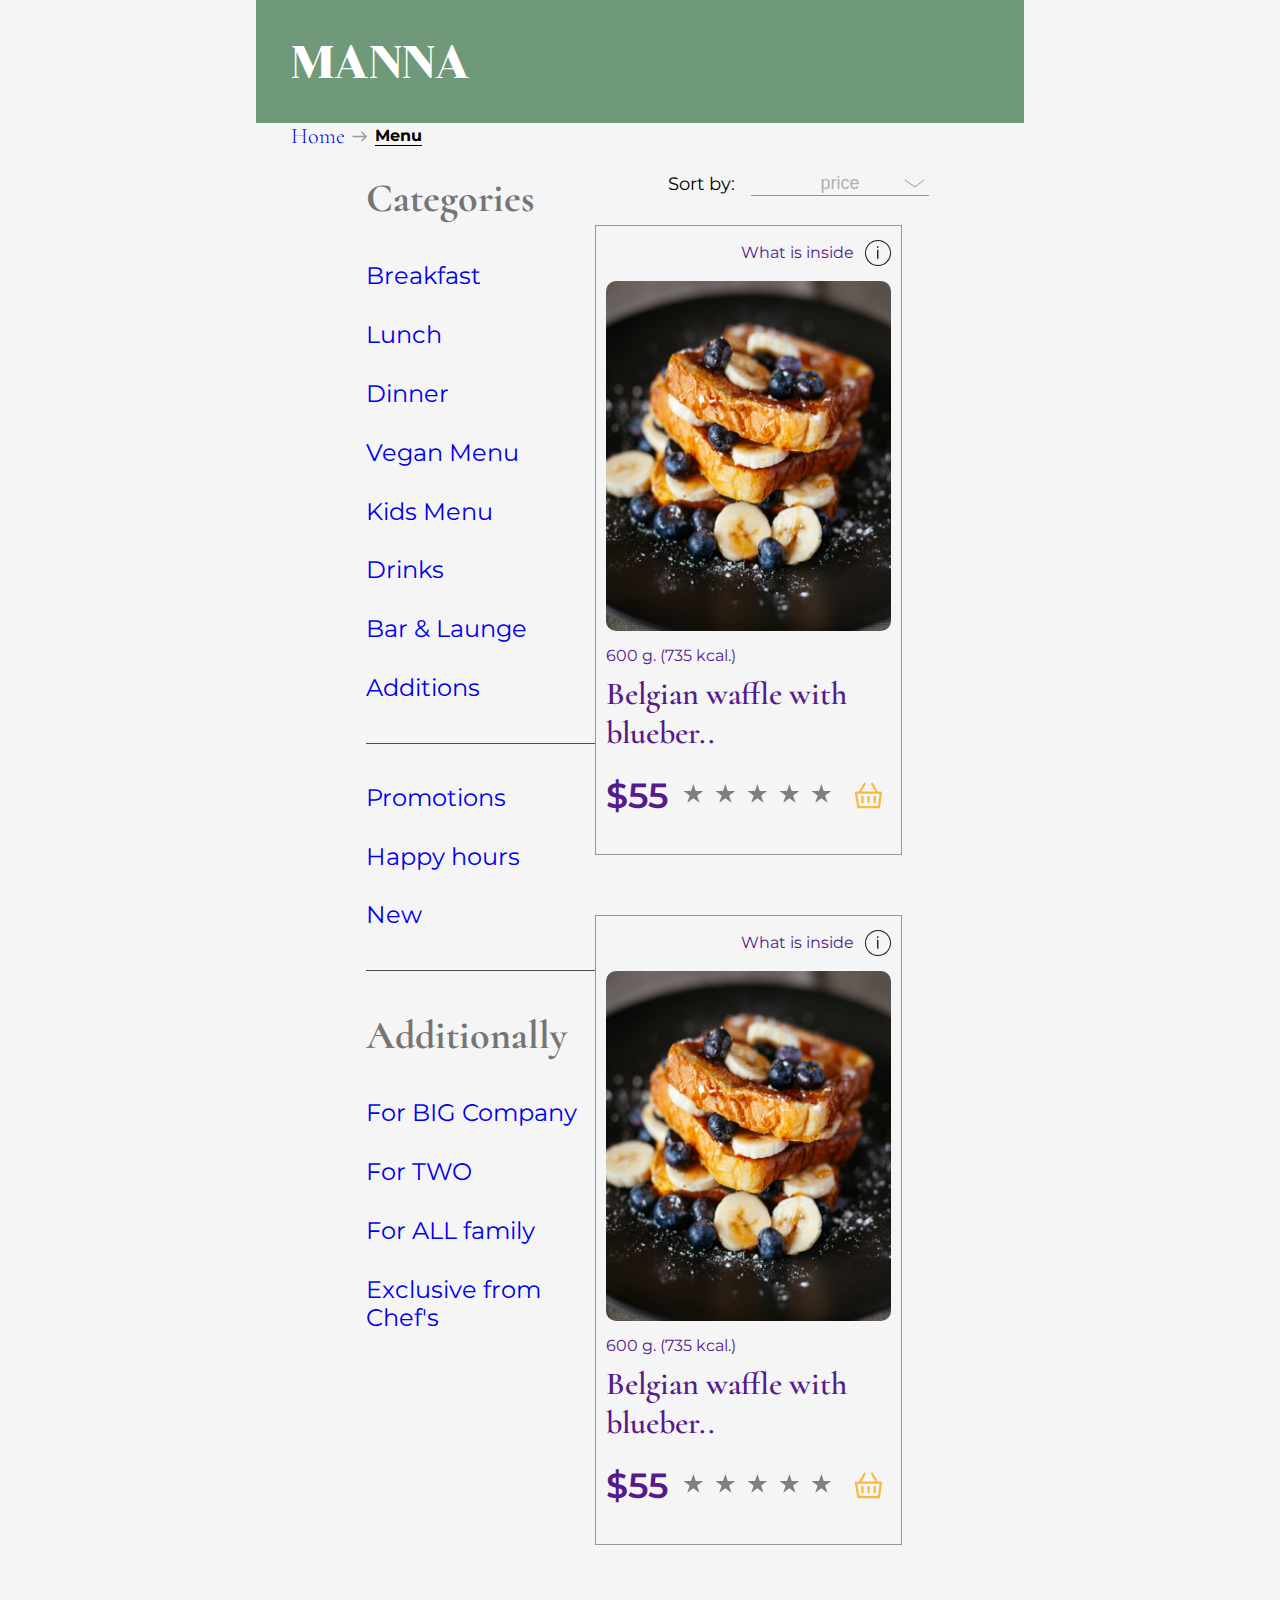
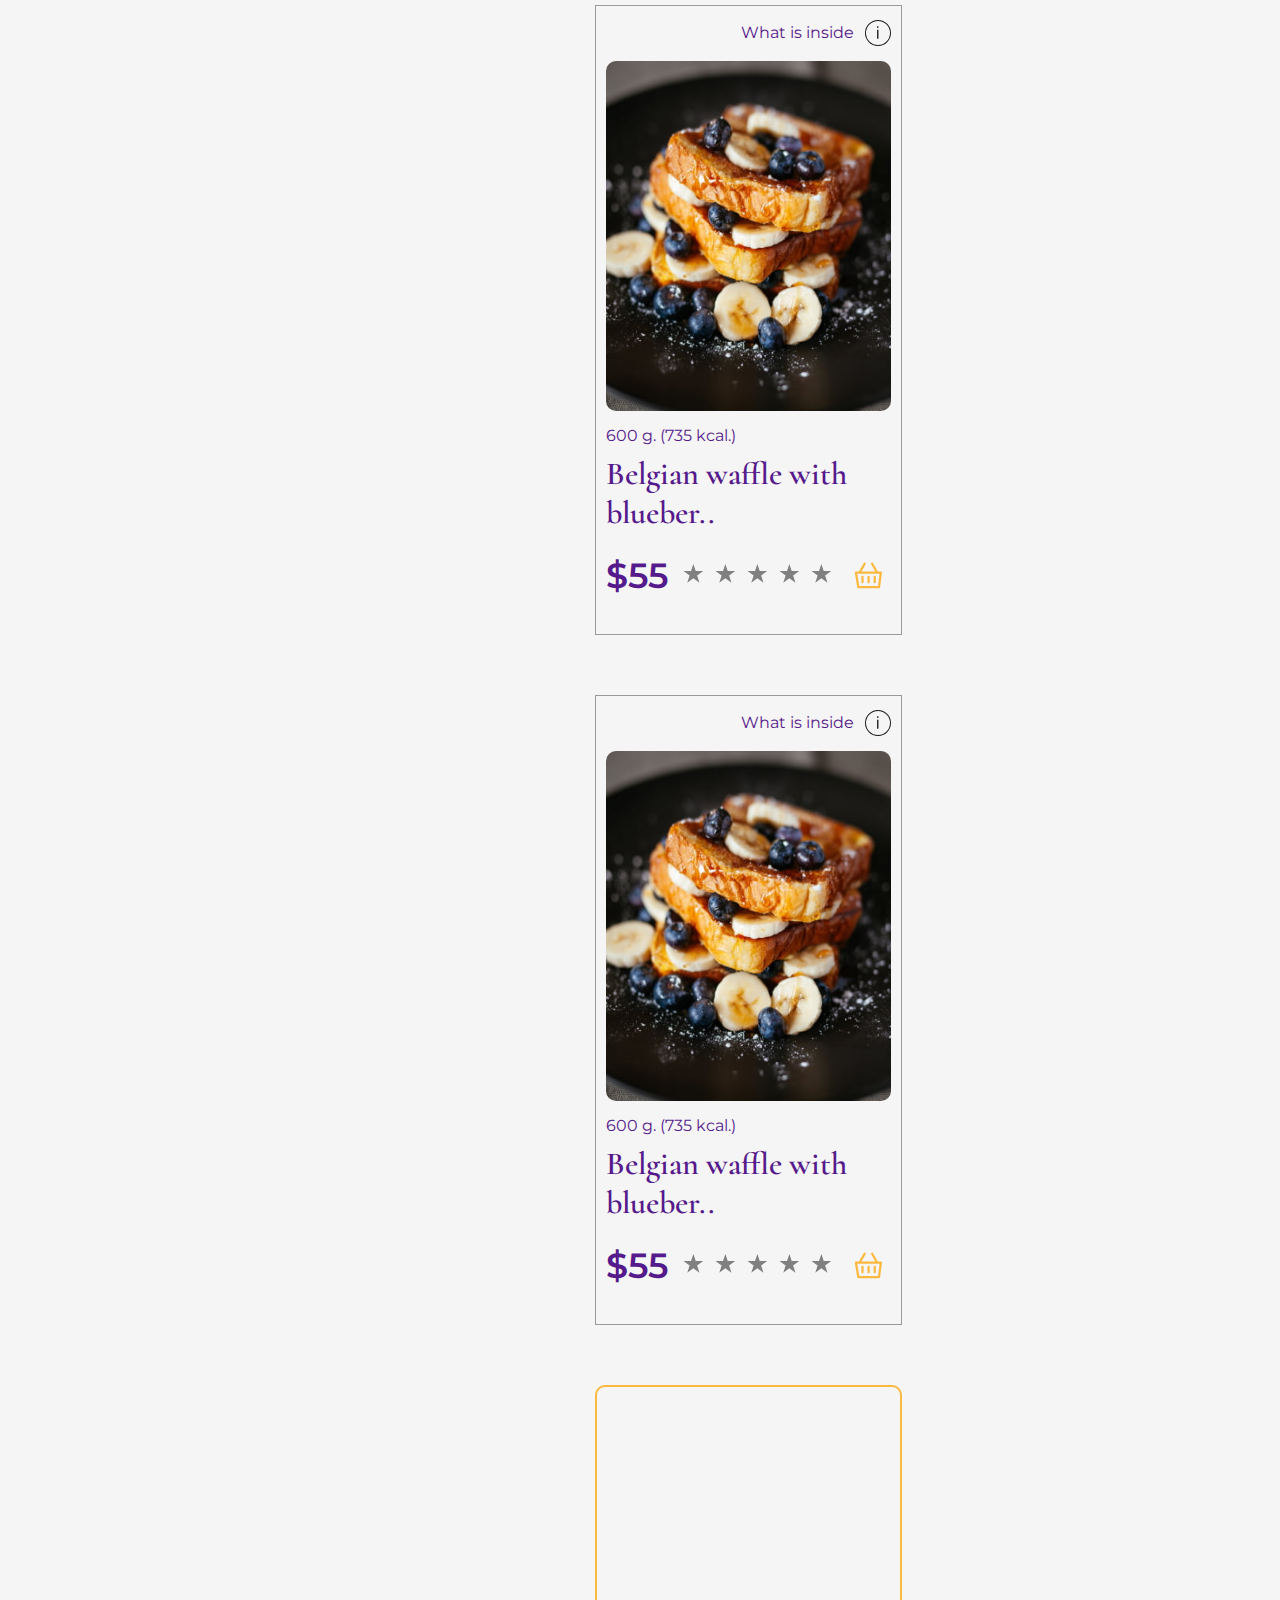
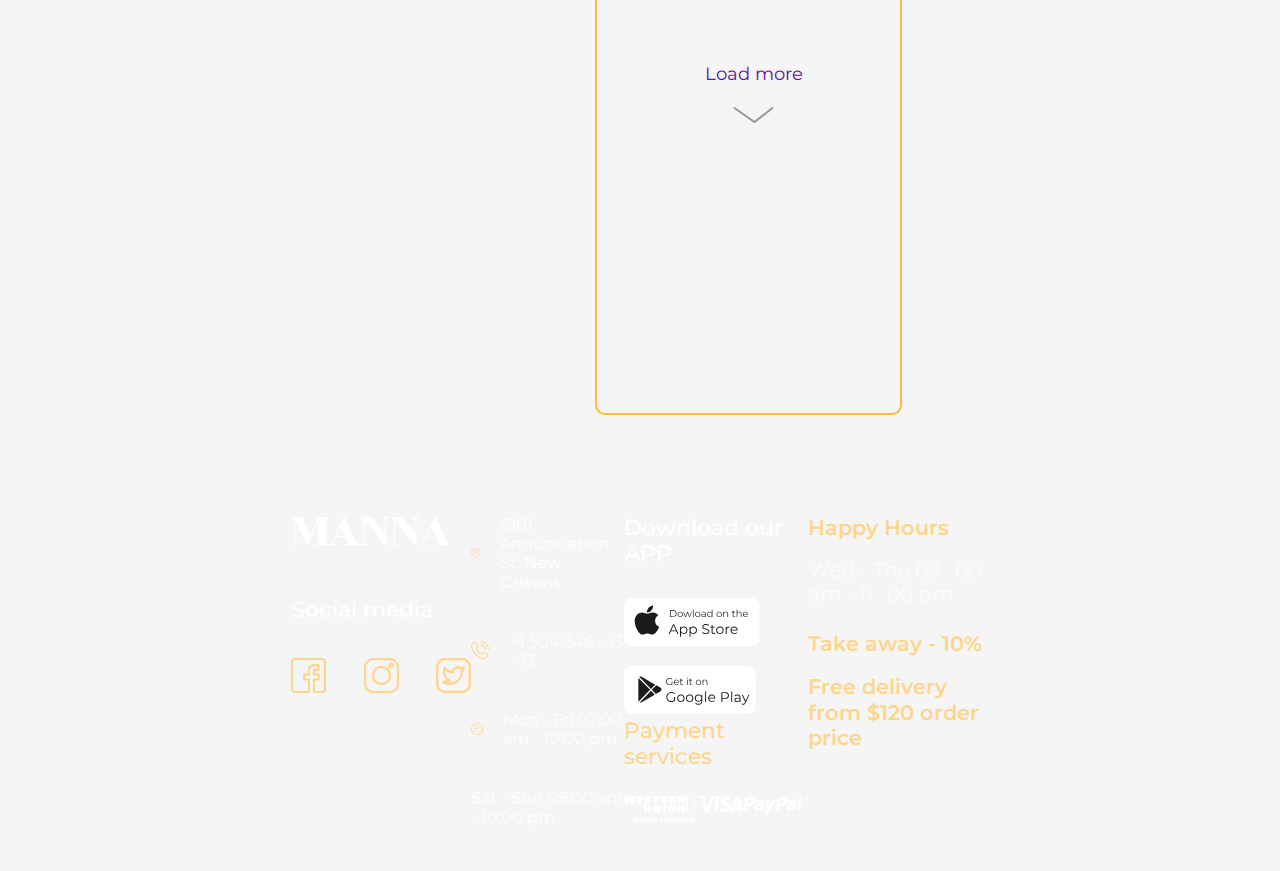
<file: menu.html>
<!DOCTYPE html>
<html lang="en">
  <head>
    <meta charset="UTF-8" />
    <meta http-equiv="X-UA-Compatible" content="IE=edge" />
    <meta name="viewport" content="width=device-width, initial-scale=1.0" />
    <title>MENU||MANNA</title>
    <link rel="preconnect" href="https://fonts.googleapis.com" />
    <link rel="preconnect" href="https://fonts.gstatic.com" crossorigin />
    <link
      href="https://fonts.googleapis.com/css2?family=Chonburi&family=Cormorant:wght@300;400;600;700&family=Montserrat:wght@300;400;500;600;700&display=swap"
      rel="stylesheet"
    />

    <link rel="stylesheet" href="./css/main.min.css" />
  </head>

  <body>
    <header>
      
      <div class="header__container container">
        <div class="restaurant__logo__wrapper">
          <a class="restaurant__logo" href="./index.html">MANNA</a>
        </div>
        <div class="navigation__wrapper">
          <ul class="navigation__list">
            <li class="navigation__item">
              <a class="menu__link nav__link  nav__link_current" href="./menu.html">Menu</a>
            </li>
            <li  class="navigation__item"><a class="about__us__link nav__link" href="./about_us.html">About us</a></li>
            <li  class="navigation__item">
              <a class="contacts__link nav__link" href="./contact.html">Contacts</a>
            </li>
            <li  class="navigation__item">
              <a class="dilivery_payment__link nav__link" href="./delivery&payment.html"
                >Delivery&Payment</a
              >
            </li>
          </ul>
        </div>

        <div class="additional__functions__wrapper">
       <select class="change__lang">
        <option class="lang" value="en">EN</option>
        <option  class="lang" value="esp">ESP</option>
       </select>

<form class="search__form" name="search__form" method="post">
  
    <input class="input__field" type="text" name="search__input" placeholder="Search"/>
            
            <button class="btn__search" type="submit">
                <svg class="search-lens__icon" width="20px" height="20px">
                <use href="./images/sprite-icons.svg#icon-search__lens"></use>
                  </svg>
            </button>
  
            </form>

            <svg class="icon icon-shop-basket" width="31px" height="30px">
                <use href="./images/sprite-icons.svg#icon-shop-basket"></use>
            </svg>

            <button type="button" class="btn__reservation">RESERVATION</button>
          </div>
       </div>
        </div>
      </div>
    </header>


    
<!-- menu ----------------------------------------------------------------------------->
    <section class="menu_section container">
         <div class="current_page_wrapper">
            <span class="current_page_home"><a href="./index.html">Home</a></span>
            <svg class="page_navigation_svg_arrow" width="30px" height="15px">
                <use href="./images/menu_section/menu_sprite.svg#icon-Arrow-right"></use>
            </svg>
             <span class="current_page">Menu</span>
            </div>
        <div class="menu_wrapper">
        <div class="menu_aside_positions">
            <p class="menu_aside_header">Categories</p>
            <ul class="menu_categories_list">
                <li class="menu_categories_item"><a class="menu_link_category" href="#">Breakfast</a></li>
                <li class="menu_categories_item"><a class="menu_link_category" href="#">Lunch</a></li>
                <li class="menu_categories_item"><a class="menu_link_category" href="#">Dinner</a></li>
                <li class="menu_categories_item"><a class="menu_link_category" href="#">Vegan Menu</a></li>
                <li class="menu_categories_item"><a class="menu_link_category" href="#">Kids Menu</a></li>
                <li class="menu_categories_item"><a class="menu_link_category" href="#">Drinks</a></li>
                <li class="menu_categories_item"><a class="menu_link_category" href="#">Bar & Launge</a></li>
                <li class="menu_categories_item"><a class="menu_link_category" href="#">Additions</a></li>
            </ul>
            <div class="menu_aside_demarc_line"></div>

            <ul class="menu_categories_sublist">
                <li class="menu_categories_item"><a class="menu_link_category" href="#">Promotions</a></li>
                <li class="menu_categories_item"><a class="menu_link_category" href="#"">Happy hours</a></li>
                <li class="menu_categories_item"><a class="menu_link_category" href="#">New</a></li>
            </ul>
            <div class="menu_aside_demarc_line"></div>
             <p class="menu_aside_header">Additionally</p>
            <ul class="menu_categories_list">
                <li class="menu_categories_item"><a class="menu_link_category" href="#">For BIG Company</a></li>
                <li class="menu_categories_item"><a class="menu_link_category" href="#">For TWO</a></li>
                <li class="menu_categories_item"><a class="menu_link_category" href="#">For ALL family</a></li>
                <li class="menu_categories_item"><a class="menu_link_category" href="#">Exclusive from </br> Chef's</a></li>
            </ul>
        </div>




        <div class="menu_dishes_wrapper">
            <label class="menu_sort_by_price">
                Sort by:
                 <input class="menu_sort_by_price_input"
                  type="text" name="menu_sort-price__input" placeholder="price" />
                  <svg class="menu_input_sort_svg" width="29px" height="20px">
                    <use href="./images/menu_section/menu_sprite.svg#icon-Vector_down"></use>
                  </svg>
            </label>

            <div class="menu_img_container">

              <!-- dish card -------------------->
              <a href="">
            <div class="menu_img_card">
                <div class="menu_inside_wrapper">
                <p class="menu_inside_text">What is inside</p>
                <svg  width="26px" height="26px">
                    <use href="./images/menu_section/menu_sprite.svg#icon-Info"></use>
                  </svg>
                </div>
                <img
                class="menu_img"
                src="./images/menu_section/belgian waffle.jpg"
                alt="plate"
                width="285px" 
                height="350px"
                loading="lazy"
               />
               <p class="menu_dish_calories-info">600 g. (735 kcal.)</p>
               <p class="menu_dish_name">Belgian waffle with blueber..
</p> 
<div class="menu_dish-price_wrapper">
<p class="menu_dish_price">$55</p>
<div class="menu_starts_wrapper">
<svg class="menu_dish_rating_svg" width="21px" height="21px" fill="grey">
  <use href="./images/menu_section/menu_sprite.svg#icon-Star-113"></use>
</svg>
<svg class="menu_dish_rating_svg" width="21px" height="21px" fill="grey">
  <use href="./images/menu_section/menu_sprite.svg#icon-Star-113"></use>
</svg>
<svg class="menu_dish_rating_svg" width="21px" height="21px" fill="grey">
  <use href="./images/menu_section/menu_sprite.svg#icon-Star-113"></use>
</svg>
<svg class="menu_dish_rating_svg" width="21px" height="21px" fill="grey">
  <use href="./images/menu_section/menu_sprite.svg#icon-Star-113"></use>
</svg>
<svg class="menu_dish_rating_svg" width="21px" height="21px" fill="grey">
  <use href="./images/menu_section/menu_sprite.svg#icon-Star-113"></use>
</svg>
</div>


<svg class="menu_dish_busket_svg" width="34px" height="34px">
  <use href="./images/menu_section/menu_sprite.svg#icon-shop_basket"></use>
</svg>
</div>
            </div>
            </a>


                         <a href="">
            <div class="menu_img_card">
                <div class="menu_inside_wrapper">
                <p class="menu_inside_text">What is inside</p>
                <svg  width="26px" height="26px">
                    <use href="./images/menu_section/menu_sprite.svg#icon-Info"></use>
                  </svg>
                </div>
                <img
                class="menu_img"
                src="./images/menu_section/belgian waffle.jpg"
                alt="plate"
              width="285px"  
                height="350px"
                loading="lazy"
               />
               <p class="menu_dish_calories-info">600 g. (735 kcal.)</p>
               <p class="menu_dish_name">Belgian waffle with blueber..
</p> 
<div class="menu_dish-price_wrapper">
<p class="menu_dish_price">$55</p>
<div class="menu_starts_wrapper">
<svg class="menu_dish_rating_svg" width="21px" height="21px" fill="grey">
  <use href="./images/menu_section/menu_sprite.svg#icon-Star-113"></use>
</svg>
<svg class="menu_dish_rating_svg" width="21px" height="21px" fill="grey">
  <use href="./images/menu_section/menu_sprite.svg#icon-Star-113"></use>
</svg>
<svg class="menu_dish_rating_svg" width="21px" height="21px" fill="grey">
  <use href="./images/menu_section/menu_sprite.svg#icon-Star-113"></use>
</svg>
<svg class="menu_dish_rating_svg" width="21px" height="21px" fill="grey">
  <use href="./images/menu_section/menu_sprite.svg#icon-Star-113"></use>
</svg>
<svg class="menu_dish_rating_svg" width="21px" height="21px" fill="grey">
  <use href="./images/menu_section/menu_sprite.svg#icon-Star-113"></use>
</svg>
</div>


<svg class="menu_dish_busket_svg" width="34px" height="34px">
  <use href="./images/menu_section/menu_sprite.svg#icon-shop_basket"></use>
</svg>
</div>
            </div>
            </a>


                         <a href="">
            <div class="menu_img_card">
                <div class="menu_inside_wrapper">
                <p class="menu_inside_text">What is inside</p>
                <svg  width="26px" height="26px">
                    <use href="./images/menu_section/menu_sprite.svg#icon-Info"></use>
                  </svg>
                </div>
                <img
                class="menu_img"
                src="./images/menu_section/belgian waffle.jpg"
                alt="plate"
                width="285px" 
                height="350px"
                loading="lazy"
               />
               <p class="menu_dish_calories-info">600 g. (735 kcal.)</p>
               <p class="menu_dish_name">Belgian waffle with blueber..
</p> 
<div class="menu_dish-price_wrapper">
<p class="menu_dish_price">$55</p>
<div class="menu_starts_wrapper">
<svg class="menu_dish_rating_svg" width="21px" height="21px" fill="grey">
  <use href="./images/menu_section/menu_sprite.svg#icon-Star-113"></use>
</svg>
<svg class="menu_dish_rating_svg" width="21px" height="21px" fill="grey">
  <use href="./images/menu_section/menu_sprite.svg#icon-Star-113"></use>
</svg>
<svg class="menu_dish_rating_svg" width="21px" height="21px" fill="grey">
  <use href="./images/menu_section/menu_sprite.svg#icon-Star-113"></use>
</svg>
<svg class="menu_dish_rating_svg" width="21px" height="21px" fill="grey">
  <use href="./images/menu_section/menu_sprite.svg#icon-Star-113"></use>
</svg>
<svg class="menu_dish_rating_svg" width="21px" height="21px" fill="grey">
  <use href="./images/menu_section/menu_sprite.svg#icon-Star-113"></use>
</svg>
</div>


<svg class="menu_dish_busket_svg" width="34px" height="34px">
  <use href="./images/menu_section/menu_sprite.svg#icon-shop_basket"></use>
</svg>
</div>
            </div>
            </a>


                         <a href="">
            <div class="menu_img_card">
                <div class="menu_inside_wrapper">
                <p class="menu_inside_text">What is inside</p>
                <svg  width="26px" height="26px">
                    <use href="./images/menu_section/menu_sprite.svg#icon-Info"></use>
                  </svg>
                </div>
                <img
                class="menu_img"
                src="./images/menu_section/belgian waffle.jpg"
                alt="plate"
                 width="285px"  
                height="350px"
                loading="lazy"
               />
               <p class="menu_dish_calories-info">600 g. (735 kcal.)</p>
               <p class="menu_dish_name">Belgian waffle with blueber..
</p> 
<div class="menu_dish-price_wrapper">
<p class="menu_dish_price">$55</p>
<div class="menu_starts_wrapper">
<svg class="menu_dish_rating_svg" width="21px" height="21px" fill="grey">
  <use href="./images/menu_section/menu_sprite.svg#icon-Star-113"></use>
</svg>
<svg class="menu_dish_rating_svg" width="21px" height="21px" fill="grey">
  <use href="./images/menu_section/menu_sprite.svg#icon-Star-113"></use>
</svg>
<svg class="menu_dish_rating_svg" width="21px" height="21px" fill="grey">
  <use href="./images/menu_section/menu_sprite.svg#icon-Star-113"></use>
</svg>
<svg class="menu_dish_rating_svg" width="21px" height="21px" fill="grey">
  <use href="./images/menu_section/menu_sprite.svg#icon-Star-113"></use>
</svg>
<svg class="menu_dish_rating_svg" width="21px" height="21px" fill="grey">
  <use href="./images/menu_section/menu_sprite.svg#icon-Star-113"></use>
</svg>
</div>


<svg class="menu_dish_busket_svg" width="34px" height="34px">
  <use href="./images/menu_section/menu_sprite.svg#icon-shop_basket"></use>
</svg>
</div>
            </div>
            </a>

            <!-- load more card -->
            <a href="">
            <div class="menu_img_card load_more">
              <p class="menu_card_load_more-text">Load more</p>
              <svg width="151px" height="40px">
                <use href="./images/menu_section/menu_sprite.svg#icon-Vector_down"></use>
              </svg>
               
            </div>
            </a>
        </div>
        </div>
    </section>

    <!-- footer ------------------------------------------------------------------------------------------------------->
<footer class="footer container">
  <div class="footer_wrapper">

    <div class="logo">
      <a class="logo_footer_logo" href="./index.html"> 
        <p >MANNA</p>
      </a>
    
    <p class="logo_footer_media">Social media</p>
    <ul class="media_list">
      <li> 
        <svg class="social_media" width="24px" height="24px">
        <use href="./images/sprite-icons.svg#icon-icon-facebook"></use>
      </svg>
    </li>
       <li> 
        <svg class="social_media" width="24px" height="24px">
        <use href="./images/sprite-icons.svg#icon-icon-instagram"></use>
      </svg>
    </li>
       <li> 
        <svg class="social_media" width="24px" height="24px">
        <use href="./images/sprite-icons.svg#icon-icon-twitter"></use>
      </svg>
    </li>
    </ul>
    </div>
<!-- adress-------------------------------------------------------------------------------------- -->
    <div class="adress_wrapper">
      <address>
        <div class="adress_row">
          <svg class="icon_adress" width="21px" height="24px">
        <use href="./images/sprite-icons.svg#icon-icon-location"></use>
      </svg>
      <span class="adress_text">6101 Annunciation St, New Orleans</span>
    </div>
        <div class="adress_row">
           <svg class="icon_adress" width="23px" height="23px">
        <use href="./images/sprite-icons.svg#icon-icon-phone"></use>
      </svg>
      <span class="adress_text">+1 504 346 - 13 - 13</span>
    </div>

        <div class="adress_row">
        
  <svg class="icon_adress" width="24px" height="24px">
        <use href="./images/sprite-icons.svg#icon-icon-time"></use>
  </svg>
      <span class="adress_text">Mon - Fri 07:00 am - 10:00 pm </span>   
    </div>
    <span class="adress_text adress_text_last">Sat - Sun 09:00 am - 10:00 pm </span>
      </address>
    </div>

<!-- payment----------------------------------------------------------------------------------------- -->
    <div class="payment_wrapper">
      <p class="payment_subtitle">Download our APP</p>
      <div class="app_wraper">
  <svg class="app_store" width="136px" height="48px">
        <use href="./images/sprite-icons.svg#icon-Group-app-store"></use>
  </svg>

    <svg class="app_google" width="136px" height="48px">
        <use href="./images/sprite-icons.svg#icon-Group-google-play"></use>
  </svg>
      </div>

    <p class="payment_subtitle payment_subtitle_service">Payment services</p>  
<div class="payment_service_wrapper">
  <svg class="western_union" width="46px" height="17px">
        <use href="./images/sprite-icons.svg#icon-icon-western-union"></use>
  </svg>
  <svg class="app_store" width="45px" height="16px">
        <use href="./images/sprite-icons.svg#icon-icon-visa"></use>
  </svg>
  <svg class="app_store" width="65px" height="19px">
        <use href="./images/sprite-icons.svg#icon-icon-paypal"></use>
  </svg>
</div>
    </div>

    <div class="stock_wrapper">
      <p class="stock_subtitle">Happy Hours</p>
      <p class="stock_schedule">Wed - Thu 08 : 00 am - 11 : 00 pm </p>
      <p  class="stock_subtitle">Take away - 10%</p>
      <p  class="stock_subtitle">Free delivery from $120 order price</p>
    </div>
  </div>
</footer>
  </body>
</html>
</file>
<file: css/main.min.css>
.container{margin-left:auto;margin-right:auto;padding-left:25px;padding-right:25px}@media screen and (min-width: 480px){.container{width:480px}}@media screen and (min-width: 768px){.container{width:768px;padding-left:35px;padding-right:35px}}@media screen and (min-width: 1440px){.container{width:1440px;padding-left:75px;padding-right:75px}}*{-webkit-box-sizing:border-box;box-sizing:border-box;scroll-behavior:smooth}body{margin:0;font-family:"Montserrat",sans-serif;background-color:#f5f5f5}.section{background-color:#fff;padding-bottom:60px;margin-left:auto;margin-right:auto;max-width:480px}@media screen and (min-width: 768px){.section{max-width:768px}}@media screen and (min-width: 1440px){.section{max-width:1440px;padding-bottom:100px}}.current_page_wrapper{margin-bottom:25px;display:-webkit-box;display:-ms-flexbox;display:flex;-webkit-box-align:center;-ms-flex-align:center;align-items:center}@media screen and (min-width: 1440px){.current_page_wrapper{margin-bottom:50px}}.current_page_home{font-family:"Cormorant";font-size:22px;line-height:1.2;font-weight:300}.current_page{font-weight:700;border-bottom:1.5px solid #000}h1,h2,h3,p{margin-top:0;margin-bottom:0}a{text-decoration:none}img{display:block;max-width:100%}ul{padding:0;margin:0;list-style:none}button{padding:0;border:none;font:inherit;cursor:pointer}input{border:none;padding:0}.section_for_menu{position:relative;overflow:hidden}.section_for_menu.is-open .menu__wrapper_mob-tab{-webkit-transform:translateX(-100%);transform:translateX(-100%)}.menu__wrapper_mob-tab{padding:25px;width:100%;background-color:#f3ecdf;position:absolute;top:0;left:100%;-webkit-transition:-webkit-transform 600ms;transition:-webkit-transform 600ms;transition:transform 600ms;transition:transform 600ms, -webkit-transform 600ms}@media screen and (min-width: 1440px){.menu__wrapper_mob-tab{display:none}}.icon-burger-menu_mob-tab{-webkit-transition:fill .3s;transition:fill .3s}.header_mob-menu_close-btn,.mob-list_close-btn{margin-left:auto;display:block;background-color:rgba(0,0,0,0)}.icon-close-mobmenu:active{fill:#000}.mob-menu_list_wrapper{background-color:#f3ecdf;padding:25px;width:100%;height:100%;position:absolute;top:0;left:-100%;-webkit-transition:-webkit-transform 600ms;transition:-webkit-transform 600ms;transition:transform 600ms;transition:transform 600ms, -webkit-transform 600ms}.mob-menu_list_container{display:-webkit-box;display:-ms-flexbox;display:flex;-webkit-box-pack:justify;-ms-flex-pack:justify;justify-content:space-between}.header__container{display:-webkit-box;display:-ms-flexbox;display:flex;-webkit-box-pack:justify;-ms-flex-pack:justify;justify-content:space-between;-webkit-box-align:center;-ms-flex-align:center;align-items:center;background-color:#6f9978;height:123px}@media screen and (min-width: 1440px){.header__container{margin-top:36px;margin-bottom:36px;height:58px}}@media screen and (max-width: 1439.98px){.header_desktop{display:none}}@media screen and (min-width: 1440px){.header_mob-tab{display:none}}.navigation__wrapper{display:-webkit-box;display:-ms-flexbox;display:flex}@media screen and (max-width: 1439.98px){.navigation__wrapper{display:none}}@media screen and (max-width: 1439.98px){.navigation__list{display:block;height:100vh}}@media screen and (min-width: 1440px){.navigation__list{display:-webkit-box;display:-ms-flexbox;display:flex}}.additional__functions__wrapper{display:-webkit-box;display:-ms-flexbox;display:flex;-webkit-box-align:center;-ms-flex-align:center;align-items:center}@media screen and (max-width: 1439.98px){.additional__functions__wrapper{display:none}}.restaurant__logo{font-family:"Chonburi";font-size:32px;font-weight:400;line-height:1.2;color:#fff}@media screen and (min-width: 768px){.restaurant__logo{font-size:45px}}.header_icons_list_mob-tab{display:-webkit-box;display:-ms-flexbox;display:flex;width:150px;-webkit-box-pack:justify;-ms-flex-pack:justify;justify-content:space-between;-webkit-box-align:center;-ms-flex-align:center;align-items:center}@media screen and (min-width: 768px){.header_icons_list_mob-tab{width:190px}}@media screen and (min-width: 768px){.icon-shop-basket_mob-tab{width:40px;height:40px}}@media screen and (min-width: 768px){.icon-search_mob-tab{width:30px;height:30px}}.icon-burger-menu_mob-tab{cursor:pointer}@media screen and (min-width: 768px){.icon-burger-menu_mob-tab{width:60px;height:60px}}.navigation__item{font-size:34px;font-family:"Cormorant";line-height:1.2;margin-bottom:20px}@media screen and (min-width: 768px){.navigation__item{font-size:44px}}@media screen and (min-width: 1440px){.navigation__item{font-size:22px;margin-bottom:0}}.navigation__item:not(:last-child){margin-right:30px}.nav__link{color:#222;font-weight:700}@media screen and (min-width: 1440px){.nav__link{color:#fff}}.nav__link_current{color:#fcb93f}.change__lang{background-color:inherit;border:none;margin-right:37px;font-size:14px;color:#fff;border-bottom:1px solid #fff;font-family:"Montserrat";cursor:pointer}.lang{color:#000}.search__form{display:-webkit-box;display:-ms-flexbox;display:flex;position:relative;margin-right:32px}.input__field{width:213px;height:40px;padding-left:25px;padding-right:50px;font-size:14px;line-height:1.2;color:#000}.btn__search{position:absolute;top:25%;right:27px;border:none;cursor:pointer;background-color:rgba(0,0,0,0)}@media screen and (min-width: 1440px){.icon-shop-basket{margin-bottom:0px;margin-right:32px;cursor:pointer}}.btn__reservation{width:170px;height:48px;border:1px solid #f5c265;font-family:"Cormorant";font-size:20px;font-weight:700}.hero__section{padding-top:30px;padding-bottom:30px;background-color:#fff;border:1px solid #d6d6d6}@media screen and (min-width: 768px){.hero__section{min-height:816px}}@media screen and (min-width: 1440px){.hero__section{min-height:300px;padding:0}}.hero__section .hero_mob-tab_wrapper{text-align:center}@media screen and (min-width: 1440px){.hero__section .hero_mob-tab_wrapper{display:none}}.hero__section .hero_plate_mob-tab_img{margin-left:auto;margin-right:auto}.hero__section .hero_desktop_wrapper{display:-webkit-box;display:-ms-flexbox;display:flex;width:100%;height:100%;-webkit-box-pack:justify;-ms-flex-pack:justify;justify-content:space-between}@media screen and (max-width: 1439.98px){.hero__section .hero_desktop_wrapper{display:none}}.hero__section .hero_desktop_left-part{padding-top:95px;padding-bottom:95px;width:44%;padding-left:75px}.hero_desktop_right-part{position:relative}@media screen and (min-width: 480px){.hero_title_wrapper{display:none}}.hero__title{font-family:"Chonburi";font-weight:400;line-height:1.2;font-size:36px;margin-bottom:20px}@media screen and (min-width: 768px){.hero__title{font-size:43px;margin-bottom:25px}}@media screen and (min-width: 1440px){.hero__title{margin-bottom:70px}}.title__main{font-size:110px;color:#333;margin-bottom:20px;display:block}.title_second{font-size:70px}.hero_losung{font-family:"Cormorant";line-height:1.2;margin-bottom:30px;font-size:24px;width:322px;margin-left:auto;margin-right:auto}@media screen and (min-width: 768px){.hero_losung{font-size:30px;width:638px}}@media screen and (min-width: 1440px){.hero_losung{font-size:30px;margin-left:0;margin-bottom:100px;width:500px}}.hero_dishes-wrapper_mob-tab_imgs{margin-bottom:43px}.hero_losung_highlights{color:#db9901}.hero__btn-wrapper{display:-webkit-box;display:-ms-flexbox;display:flex;-ms-flex-pack:distribute;justify-content:space-around}@media screen and (min-width: 1440px){.hero__btn-wrapper{width:530px;-webkit-box-pack:justify;-ms-flex-pack:justify;justify-content:space-between}}.hero__btn{width:210px;height:60px;text-align:center;background-color:#fcb93f;border:1px solid #999;border-radius:10px;font-size:18px;font-weight:700;line-height:1.2}@media screen and (min-width: 768px){.hero__btn{width:280px}}@media screen and (min-width: 1440px){.hero__btn{width:250px}}@-webkit-keyframes dishesImgAnimation{}@keyframes dishesImgAnimation{}.hero_dishes_in_plate_wrapper{position:absolute;top:100px;left:115px}.our_history{padding-top:60px}.history_mob-tab_wrapper{text-align:center}@media screen and (min-width: 1440px){.history_mob-tab_wrapper{display:none}}@media screen and (min-width: 1440px){.mob-tab-head_container{display:none}}.our_history__title{font-family:"Cormorant";font-weight:700;line-height:1.2;margin-bottom:25px}@media screen and (min-width: 480px){.our_history__title{font-size:40px}}@media screen and (min-width: 768px){.our_history__title{font-size:47px}}@media screen and (max-width: 1439.98px){.our_history__title{text-align:center}}@media screen and (min-width: 1440px){.our_history__title{font-size:72px;margin-bottom:45px}}.our_history__text{display:block;font-size:14px;font-weight:300;line-height:1.2;margin-bottom:15px}@media screen and (min-width: 768px){.our_history__text{font-size:19px}}@media screen and (min-width: 1440px){.our_history__text{font-size:20px}}.history_mob-tab_imgs_list{display:-webkit-box;display:-ms-flexbox;display:flex;-webkit-box-pack:justify;-ms-flex-pack:justify;justify-content:space-between;min-width:320px;max-width:480px;margin-bottom:33px;margin-left:auto;margin-right:auto}@media screen and (min-width: 768px){.history_mob-tab_imgs_list{max-width:768px}}.history_desctop_wrapper{display:-webkit-box;display:-ms-flexbox;display:flex;-webkit-box-pack:justify;-ms-flex-pack:justify;justify-content:space-between}@media screen and (max-width: 1439.98px){.history_desctop_wrapper{display:none}}.our_history__left_part{width:640px;position:relative}.text__second{margin-bottom:100px}.losung__wrapper{width:388px;text-align:center;margin-left:auto;margin-right:auto}.our_history_losung{font-family:"Cormorant";font-size:26px;font-weight:600;line-height:1.2;color:#222;text-align:center;margin-bottom:45px}@media screen and (min-width: 768px){.our_history_losung{font-size:32px}}@media screen and (min-width: 1440px){.our_history_losung{font-size:36px;margin-bottom:100px}}.our_history__btn_about_us{width:250px;height:60px;font-size:20px;font-weight:700;line-height:1.2;color:#222;background-color:#fcb93f;border:1px solid #999;border-radius:10px}@media screen and (min-width: 1440px){.our_history__btn_about_us{height:75px;margin-left:auto;display:block;margin-left:auto;margin-right:auto}}.dish__left__img{border-bottom-right-radius:10px;border-top-right-radius:10px}@media screen and (min-width: 1440px){.dish__left__img{position:absolute;top:434px;left:-75px}}.interior__img{border-top-left-radius:10px;border-bottom-left-radius:10px}.history_right_imgs_wrapper{position:relative}.dish__right__img{position:absolute;bottom:0;right:330px;border-bottom-left-radius:10px;border-top-left-radius:10px}.history_desktop_wrapper{display:-webkit-box;display:-ms-flexbox;display:flex;-webkit-box-pack:justify;-ms-flex-pack:justify;justify-content:space-between}@media screen and (max-width: 1439.98px){.history_desktop_wrapper{display:none}}.menu_container{text-align:center}.menu__title{font-family:"Cormorant";font-size:40px;font-weight:700;line-height:1.2;color:#222;margin-bottom:40px}@media screen and (min-width: 768px){.menu__title{font-size:47px}}@media screen and (min-width: 1440px){.menu__title{font-size:60px}}@media screen and (max-width: 767.98px){.main_menu_img{margin-bottom:20px}}.menu_dishes__wrapper{margin-bottom:40px}@media screen and (min-width: 1440px){.menu_dishes__wrapper{display:-webkit-box;display:-ms-flexbox;display:flex;-webkit-box-pack:justify;-ms-flex-pack:justify;justify-content:space-between;width:100%;margin-bottom:80px;-webkit-box-align:center;-ms-flex-align:center;align-items:center}}@media screen and (min-width: 1440px){.menu_imgs_wrapper{width:1000px;height:368px;overflow:hidden}}@media screen and (min-width: 768px)and (max-width: 1439.98px){.menu_imgs_container{display:-webkit-box;display:-ms-flexbox;display:flex;gap:50px;-ms-flex-wrap:wrap;flex-wrap:wrap}}@media screen and (min-width: 1440px){.menu_imgs_container{position:relative;left:0;-webkit-transition:all ease 1s;transition:all ease 1s;display:-webkit-box;display:-ms-flexbox;display:flex;gap:50px;width:5000px}}.menu__btn_menu{width:230px;height:60px;text-align:center;background-color:#fcb93f;border:1px solid #999;border-radius:10px;font-size:18px;font-weight:700;line-height:1.2;margin-left:auto;margin-right:auto;display:block;margin-bottom:60px}@media screen and (min-width: 768px){.menu__btn_menu{width:300px;height:75px;font-size:20px}}@media screen and (min-width: 1440px){.menu__btn_menu{margin-bottom:90px}}.special-dishes__wrapper{display:-webkit-box;display:-ms-flexbox;display:flex;-webkit-box-pack:justify;-ms-flex-pack:justify;justify-content:space-between;max-width:480px;margin-left:auto;margin-right:auto}@media screen and (min-width: 768px){.special-dishes__wrapper{max-width:768px}}@media screen and (min-width: 1440px){.special-dishes__wrapper{max-width:1440px}}@media screen and (max-width: 1439.98px){.desktop__picture{display:none}}.btn_slider{background-color:rgba(0,0,0,0)}@media screen and (max-width: 1439.98px){.btn_slider{display:none}}@media screen and (max-width: 1439.98px){.delivery_wrapper_right{display:none}}@media screen and (min-width: 1440px){.terms_description{display:-webkit-box;display:-ms-flexbox;display:flex;width:1290px;position:relative}}.terms_title{font-family:"Cormorant";font-weight:700;font-size:40px;line-height:1.2;margin-bottom:25px}@media screen and (min-width: 768px)and (max-width: 1439.98px){.terms_title{font-size:47px;display:-webkit-box;display:-ms-flexbox;display:flex;-webkit-box-pack:center;-ms-flex-pack:center;justify-content:center}}@media screen and (min-width: 1440px){.terms_title{font-size:62px;margin-bottom:35px}}@media screen and (min-width: 1440px){.delivery_wrapper_left{width:530px}}.text_description{font-size:18px;font-weight:300;line-height:1.2}@media screen and (min-width: 768px){.text_description{font-size:20px}}@media screen and (max-width: 1439.98px){.text_description{text-align:center}}@media screen and (max-width: 1439.98px){.text_description_second,.text_description_third{display:none}}.text_description:not(:last-child){margin-bottom:35px}.text_description:last-child{margin-bottom:90px}.delivery_terms_losung{display:block;width:480px;font-family:"Cormorant";font-size:34px;font-weight:600;line-height:1.2;margin-bottom:70px}@media screen and (max-width: 1439.98px){.delivery_terms_losung{display:none}}.btn_delivery-payment{width:250px;height:75px;background-color:#fcb93f;border:1px solid #999;border-radius:10px;font-size:20px;font-weight:700;line-height:1.2;margin-left:auto;margin-right:auto;display:block}.delivery_mob-tab_numbers{display:-webkit-box;display:-ms-flexbox;display:flex;width:100%;-webkit-box-pack:justify;-ms-flex-pack:justify;justify-content:space-between}@media screen and (min-width: 768px)and (max-width: 1439.98px){.delivery_mob-tab_numbers{width:510px;margin-left:auto;margin-right:auto}}@media screen and (min-width: 1440px){.delivery_mob-tab_wrapper{display:none}}.delivery_mob-tab_icon_description{text-align:center;padding-bottom:35px;margin-bottom:35px;margin-top:25px;border:1px solid #d6d6d6;border-radius:5px}@media screen and (min-width: 768px)and (max-width: 1439.98px){.delivery_mob-tab_icon_description{width:366px;margin-left:auto;margin-right:auto}}.delivery_mob-tab_add_info{font-size:16px;font-weight:200;line-height:1.2;margin-bottom:45px}.terms_icon_wrapper{width:270px;height:250px;border:1px solid #d6d6d6;background-color:#fff;text-align:center;border-radius:5px}.wrapper_order{position:absolute;right:427px;top:0}.wrapper_payment{position:absolute;right:0;top:0}.wrapper_packing{position:absolute;right:542px;top:370px}.wrapper_delivery{position:absolute;top:370px;right:152px}.delivery_number_step{font-family:"Cormorant";font-weight:700;line-height:1.2;font-size:82px;color:#849d8a}@media screen and (max-width: 1439.98px){.delivery_number_step{cursor:pointer}}@media screen and (max-width: 1439.98px){.step_mob.active{border-bottom:3px solid #000;color:#000}}@media screen and (min-width: 1440px){.step_mob.active{position:absolute;right:380px;top:-50px}}.step_02{position:absolute;right:270px;top:150px}.step_03{position:absolute;right:500px;top:292px}.step_04{position:absolute;right:85px;top:465px}.terms_icon{margin-bottom:15px}.terms_icon-order,.terms_icon-payment{margin-top:37px}.terms_icon-packing,.terms_icon-delivery{margin-top:27px}.title_delivery_step{margin-bottom:15px;font-size:25px;font-weight:500;line-height:1.2}.delivery_step_description{font-size:18px;font-weight:300;line-height:1.2}@media screen and (min-width: 480px){.reservation_wrapper{display:block}}@media screen and (min-width: 1440px){.reservation_wrapper{position:relative}}.reservation_title{font-family:"Cormorant";font-weight:700;line-height:1.2;margin-bottom:25px;font-size:40px;text-align:center}@media screen and (min-width: 768px){.reservation_title{font-size:47px}}@media screen and (min-width: 1440px){.reservation_title{font-size:72px;margin-bottom:35px;text-align:start}}@media screen and (min-width: 1440px){.reservation_flex_wrapper_desktop{display:-webkit-box;display:-ms-flexbox;display:flex;-webkit-box-pack:justify;-ms-flex-pack:justify;justify-content:space-between}}.reserve_schedule_mob-tab{text-align:center}@media screen and (min-width: 1440px){.reserve_schedule_mob-tab{display:none}}@media screen and (max-width: 1439.98px){.reserve_schedule_desktop{display:none}}@media screen and (max-width: 1439.98px){.fork_img{display:none}}@media screen and (min-width: 1440px){.fork_img{position:absolute;top:-5px;left:650px}}.reserve_form{max-width:480px;min-height:530px;border:2px solid #5a6e5a;border-radius:10px;background-color:#fefae0;padding:20px;margin-top:40px;margin-bottom:40px}@media screen and (min-width: 768px)and (max-width: 1439.98px){.reserve_form{max-width:594px;height:656px;margin-left:auto;margin-right:auto}}@media screen and (min-width: 1440px){.reserve_form{max-width:780px;min-height:480px;padding:40px;margin:0;z-index:55}}@media screen and (min-width: 480px){.inputs_wrapper{display:block}}@media screen and (min-width: 1440px){.inputs_wrapper{display:-webkit-box;display:-ms-flexbox;display:flex}}.inputs_group{border:none;padding:0}.reservation_input_wrapper{height:65px;margin-bottom:20px;position:relative}@media screen and (min-width: 768px)and (max-width: 1439.98px){.reservation_input_wrapper{margin-bottom:25px;height:80px}}@media screen and (min-width: 1440px){.reservation_input_wrapper{margin-bottom:40px}}.resrev_icon{position:absolute;top:20px;right:21px;cursor:pointer}.reservation_input{width:100%;height:65px;padding-left:13px;padding-right:45px;border-radius:5px;border:1px solid #849d8a;font-size:20px;cursor:pointer}@media screen and (min-width: 1440px){.reservation_input{width:310px}}.reservation_input::-webkit-input-placeholder{font-size:16px;line-height:1.2;font-family:"Montserrat"}.reservation_input::-moz-placeholder{font-size:16px;line-height:1.2;font-family:"Montserrat"}.reservation_input:-ms-input-placeholder{font-size:16px;line-height:1.2;font-family:"Montserrat"}.reservation_input::-ms-input-placeholder{font-size:16px;line-height:1.2;font-family:"Montserrat"}.reservation_input::placeholder{font-size:16px;line-height:1.2;font-family:"Montserrat"}.btn_submit_form_reservation{width:250px;height:75px;background-color:#fcb93f;border:1px solid #999;border-radius:10px;font-size:20px;font-weight:700;line-height:1.2;display:block;margin-left:auto;margin-right:auto}@media screen and (min-width: 1440px){.reserve_btn-mob-tab{display:none}}@media screen and (max-width: 1439.98px){.reserve_btn-desktop{display:none}}.title_schedule{font-family:"Cormorant";font-size:30px;font-weight:700;line-height:1.2;margin-bottom:20px}@media screen and (min-width: 768px){.title_schedule{font-size:40px}}@media screen and (min-width: 1440px){.title_schedule{font-size:60px;margin-bottom:35px}}.schedule_item:not(:last-child){margin-bottom:35px}@media screen and (min-width: 480px){.schedule_item:not(:last-child){margin-bottom:20px}}.works_days{font-size:22px;font-weight:600;line-height:1.2;margin-bottom:8px}@media screen and (min-width: 768px){.works_days{font-size:28px}}@media screen and (min-width: 1440px){.works_days{font-size:24px}}.works_hours{font-size:20px;font-weight:400;line-height:1.2}@media screen and (min-width: 768px){.works_hours{font-size:25px}}.works_hours:not(:last-child){margin-bottom:3px}.contacts_title{font-family:"Cormorant";font-size:40px;font-weight:700;line-height:1.2;margin-bottom:35px}@media screen and (min-width: 768px){.contacts_title{font-size:47px}}@media screen and (min-width: 1440px){.contacts_title{font-size:72px}}.contacts_wrapper{display:block}@media screen and (min-width: 1440px){.contacts_wrapper{display:-webkit-box;display:-ms-flexbox;display:flex;-webkit-box-pack:justify;-ms-flex-pack:justify;justify-content:space-between}}.short_info:not(:last-child){margin-bottom:20px}@media screen and (min-width: 1440px){.short_info:not(:last-child){margin-bottom:25px}}.contacts_subtitle{font-size:22px;font-weight:600;line-height:1.2;margin-bottom:10px}.contacts_description{font-size:22px;font-weight:400;line-height:1.2;margin-bottom:5px}@media screen and (min-width: 768px)and (max-width: 1439.98px){.contacts_map_img{margin-left:auto;margin-right:auto}}@media screen and (max-width: 1439.98px){.info_wrapper{margin-bottom:50px}}@media screen and (max-width: 1439.98px){.contacts_container{text-align:center}}.footer_section{max-width:480px;margin-left:auto;margin-right:auto;background-color:#6f9978}@media screen and (min-width: 768px){.footer_section{max-width:768px}}@media screen and (min-width: 1440px){.footer_section{max-width:1440px}}.footer_wrapper{display:-webkit-box;display:-ms-flexbox;display:flex;-webkit-box-pack:justify;-ms-flex-pack:justify;justify-content:space-between}@media screen and (min-width: 1440px){.adress_wrapper{width:390px}}.logo_footer_logo{color:#fff;font-family:"Chonburi";font-size:32px;line-height:.8;font-weight:400;margin-bottom:50px;display:block}@media screen and (min-width: 768px){.logo_footer_logo{font-size:40px;margin-bottom:50px}}@media screen and (min-width: 1440px){.logo_footer_logo{font-size:45px}}.logo_footer_media{font-size:22px;line-height:1.2;font-weight:500;color:#fff;margin-bottom:20px}@media screen and (min-width: 768px)and (max-width: 1439.98px){.logo_footer_media{margin-bottom:35px}}.media_list{margin-bottom:30px;display:-webkit-box;display:-ms-flexbox;display:flex;width:125px;-webkit-box-pack:justify;-ms-flex-pack:justify;justify-content:space-between}@media screen and (min-width: 768px)and (max-width: 1439.98px){.media_list{margin-bottom:55px;width:180px}}.adress_row{display:-webkit-box;display:-ms-flexbox;display:flex;-webkit-box-align:center;-ms-flex-align:center;align-items:center}.adress_row:not(:last-child){margin-bottom:24px}@media screen and (min-width: 768px)and (max-width: 1439.98px){.adress_row:not(:last-child){margin-bottom:40px}}.icon_adress{margin-right:20px}.adress_text{font-size:14px;line-height:1.2;font-weight:400;font-style:normal;color:#fff}@media screen and (min-width: 768px){.adress_text{font-size:16px}}@media screen and (min-width: 1440px){.adress_text{font-size:20px}}@media screen and (min-width: 1440px){.adress_text_last{margin-left:45px}}.payment_wrapper{margin-bottom:45px}@media screen and (min-width: 768px)and (max-width: 1439.98px){.payment_wrapper{margin-bottom:40px}}@media screen and (min-width: 1440px){.payment_wrapper{width:300px}}.payment_subtitle{font-size:18px;margin-bottom:30px;line-height:1.2;font-weight:500;color:#fff}@media screen and (min-width: 768px){.payment_subtitle{font-size:22px}}@media screen and (max-width: 767.98px){.app_wraper{text-align:center}}@media screen and (min-width: 768px)and (max-width: 1439.98px){.app_wraper{text-align:start}}@media screen and (min-width: 1440px){.app_wraper{display:-webkit-box;display:-ms-flexbox;display:flex;-webkit-box-pack:justify;-ms-flex-pack:justify;justify-content:space-between;margin-bottom:15px}}.payment_subtitle_service{color:#fdd58c;margin-bottom:25px}@media screen and (min-width: 1440px){.payment_subtitle_service{margin-bottom:15px}}.payment_service_wrapper{display:-webkit-box;display:-ms-flexbox;display:flex;-webkit-box-pack:justify;-ms-flex-pack:justify;justify-content:space-between}@media screen and (min-width: 1440px){.payment_service_wrapper{width:200px}}@media screen and (min-width: 1440px){.stock_wrapper{width:332px}}.stock_subtitle{font-size:18px;color:#fdd58c;line-height:1.2;font-weight:600}@media screen and (min-width: 768px){.stock_subtitle{font-size:21px}}@media screen and (min-width: 1440px){.stock_subtitle{font-size:23px}}@media screen and (min-width: 768px)and (max-width: 1439.98px){.social_media{width:35px;height:35px}}.stock_subtitle:not(:last-child){margin-bottom:18px}.stock_schedule{font-size:12px;font-weight:300;margin-bottom:25px;color:#fff}@media screen and (min-width: 768px){.stock_schedule{font-size:20px}}.footer_desktop{padding-top:75px;display:-webkit-box;display:-ms-flexbox;display:flex;-webkit-box-pack:justify;-ms-flex-pack:justify;justify-content:space-between;width:100%}@media screen and (max-width: 1439.98px){.footer_desktop{display:none}}.footer_mob-tab{display:-webkit-box;display:-ms-flexbox;display:flex;-webkit-box-pack:justify;-ms-flex-pack:justify;justify-content:space-between;width:100%;padding-top:30px;padding-bottom:30px}@media screen and (min-width: 768px){.footer_mob-tab{padding-top:48px;padding-bottom:48px}}@media screen and (min-width: 1440px){.footer_mob-tab{display:none}}.footer_inside_mob-tab_left-wrapper{width:210px}@media screen and (min-width: 768px){.footer_inside_mob-tab_left-wrapper{width:330px}}@media screen and (min-width: 768px)and (max-width: 1439.98px){.western_union{width:74px;height:27px}}@media screen and (min-width: 768px)and (max-width: 1439.98px){.payment_visa{width:72px;height:25px}}@media screen and (min-width: 768px)and (max-width: 1439.98px){.payment_paypal{width:104px;height:30px}}.footer_payment_mob-tab{margin-bottom:50px}@media screen and (min-width: 768px)and (max-width: 1439.98px){.footer_payment_mob-tab{margin-bottom:60px}}.icon_adress_location{width:21px;height:24px}@media screen and (min-width: 768px)and (max-width: 1439.98px){.icon_adress_location{width:35px;height:38px}}@media screen and (min-width: 768px)and (max-width: 1439.98px){.icon_adress_phone,.icon_adress_time{width:35px;height:35px}}@media screen and (max-width: 767.98px){.adress_row_time{-webkit-box-align:start;-ms-flex-align:start;align-items:flex-start}}.footer_inside_mob-tab_right-wrapper{padding-top:79px;width:202px}@media screen and (min-width: 768px){.footer_inside_mob-tab_right-wrapper{width:278px;padding-top:82px}}@media screen and (max-width: 767.98px){.app_store{margin-bottom:15px}}@media screen and (min-width: 768px)and (max-width: 1439.98px){.app_store{margin-bottom:16px}}@media screen and (min-width: 768px)and (max-width: 1439.98px){.footer_download_icons_mob-tab_google{width:218px;height:87px}}@media screen and (min-width: 768px)and (max-width: 1439.98px){.footer_download_icons_mob-tab_apstore{width:213px;height:87px}}.menu_aside_header{font-family:"Cormorant";font-size:40px;margin-bottom:40px;font-weight:700;color:#757575;line-height:1.2}@media screen and (min-width: 1440px){.menu_aside_header{font-family:"Montserrat";font-size:24px;font-weight:400}}.menu_wrapper{display:-webkit-box;display:-ms-flexbox;display:flex}.menu_aside_positions{width:405px;padding-left:75px;-webkit-box-align:center;-ms-flex-align:center;align-items:center}.menu_dishes_wrapper{width:1395px;margin-bottom:100px}.menu_sort_by_price{margin-left:auto;margin-right:60px;display:-webkit-box;display:-ms-flexbox;display:flex;-webkit-box-pack:justify;-ms-flex-pack:justify;justify-content:space-between;width:261px;margin-bottom:29px;font-size:18px;line-height:1.2;font-weight:400;position:relative}.menu_input_sort_svg{position:absolute;top:0;right:0;cursor:pointer}.menu_sort_by_price_input{border:none;width:178px;border-bottom:1px solid rgba(0,0,0,.4);background-color:rgba(0,0,0,0)}.menu_sort_by_price_input::-webkit-input-placeholder{font-size:18px;text-align:center;color:#b0b0b0}.menu_sort_by_price_input::-moz-placeholder{font-size:18px;text-align:center;color:#b0b0b0}.menu_sort_by_price_input:-ms-input-placeholder{font-size:18px;text-align:center;color:#b0b0b0}.menu_sort_by_price_input::-ms-input-placeholder{font-size:18px;text-align:center;color:#b0b0b0}.menu_sort_by_price_input::placeholder{font-size:18px;text-align:center;color:#b0b0b0}.menu_inside_wrapper{width:150px;height:26px;margin-top:14px;margin-bottom:15px;margin-left:auto;margin-right:10px;display:-webkit-box;display:-ms-flexbox;display:flex;-webkit-box-pack:justify;-ms-flex-pack:justify;justify-content:space-between;-webkit-box-align:center;-ms-flex-align:center;align-items:center}.menu_inside_text{font-size:16px;line-height:1.2;font-weight:400}.menu_img{margin-bottom:15px;border-radius:10px}.menu_dish_calories-info{font-size:16px;line-height:1.2;font-weight:400;margin-bottom:10px}.menu_dish_name{font-family:"Cormorant";font-size:32px;line-height:1.2;font-weight:600;margin-bottom:23px}.menu_dish-price_wrapper{display:-webkit-box;display:-ms-flexbox;display:flex;-webkit-box-align:center;-ms-flex-align:center;align-items:center}.menu_dish_price{font-size:35px;line-height:1.2;font-weight:600;margin-right:15px}.menu_dish_rating_svg:not(:last-child){margin-right:7px}.menu_starts_wrapper{margin-right:20px}.menu_img_container{display:-webkit-box;display:-ms-flexbox;display:flex;-ms-flex-wrap:wrap;flex-wrap:wrap;gap:60px;padding-right:60px}.menu_categories_list,.menu_categories_sublist{margin-bottom:40px}.menu_categories_item{font-size:24px;line-height:1.2;font-weight:400;color:#1b1b1b}.menu_categories_item:not(:last-child){margin-bottom:30px}.menu_aside_demarc_line{width:229px;height:1px;background-color:#4d4c4c;margin-bottom:40px}.menu_link_category:focus{font-weight:500;border-left:1px solid #000;padding-left:10px}.menu_link_category:visited{color:#1b1b1b}.menu_img_card{width:307px;height:630px;padding-left:10px;border:1px solid #999}.menu_img_card.load_more{text-align:center;border:2px solid #fcb93f;border-radius:10px;display:-webkit-box;display:-ms-flexbox;display:flex;-webkit-box-orient:vertical;-webkit-box-direction:normal;-ms-flex-direction:column;flex-direction:column;-webkit-box-align:center;-ms-flex-align:center;align-items:center;-webkit-box-pack:center;-ms-flex-pack:center;justify-content:center}.menu_card_load_more-text{font-size:18px;line-height:1.2;font-weight:400;margin-bottom:10px}.contacts_section{padding-top:30px}.contact_title,.contact_title_right_part{font-size:40px;font-family:"Cormorant";font-weight:700;line-height:1.2;margin-bottom:30px}@media screen and (min-width: 1440px){.contact_title,.contact_title_right_part{font-size:45px;margin-bottom:45px}}@media screen and (min-width: 1440px){.contact_title_right_part{display:-webkit-box;display:-ms-flexbox;display:flex;-webkit-box-pack:end;-ms-flex-pack:end;justify-content:flex-end}}@media screen and (min-width: 1440px){.contact_section_wrapper{display:-webkit-box;display:-ms-flexbox;display:flex;-webkit-box-pack:justify;-ms-flex-pack:justify;justify-content:space-between}}.contacts_left-part_wrapper{text-align:center}@media screen and (min-width: 1440px){.contacts_left-part_wrapper{text-align:start}}@media screen and (max-width: 1439.98px){.map_right_part_wrapper{text-align:center}}@media screen and (max-width: 1439.98px){.map__img_map{margin-left:auto;margin-right:auto}}.delivery_payment_section{padding-top:20px}@media screen and (min-width: 1440px){.delivery_payment_info_wrapper{display:-webkit-box;display:-ms-flexbox;display:flex;-webkit-box-pack:justify;-ms-flex-pack:justify;justify-content:space-between}}.delivery_payment_info_wrapper_left-part,.delivery_payment_info_wrapper_right-part{width:100%}@media screen and (min-width: 1440px){.delivery_payment_info_wrapper_left-part,.delivery_payment_info_wrapper_right-part{width:600px}}.delivery_payment_title{font-family:"Cormorant";font-size:40px;line-height:1.2;font-weight:700;margin-bottom:30px}@media screen and (min-width: 1440px){.delivery_payment_title{font-size:45px;margin-bottom:45px}}.delivery_list_rules{font-size:16px;line-height:1.2}@media screen and (max-width: 1439.98px){.delivery_wrapper:not(:last-child){margin-bottom:30px}}.about_us_section{background-image:-webkit-gradient(linear, left top, left bottom, from(#FFFEFD), color-stop(15.1%, #FCF8F0), color-stop(34.9%, #F3ECDF), color-stop(64.58%, #DCD1BE), color-stop(92.19%, #F3ECDF));background-image:linear-gradient(to bottom, #FFFEFD 0%, #FCF8F0 15.1%, #F3ECDF 34.9%, #DCD1BE 64.58%, #F3ECDF 92.19%);padding-top:20px}.about_us_history_higher-wrapper{display:-webkit-box;display:-ms-flexbox;display:flex;-webkit-box-pack:justify;-ms-flex-pack:justify;justify-content:space-between;margin-bottom:60px;text-align:center}@media screen and (min-width: 1440px){.about_us_history_text_higher_wrapper{width:620px}}.about_us_title{font-family:"Cormorant";font-size:40px;font-weight:700;line-height:1.2;text-align:center;margin-bottom:30px}@media screen and (min-width: 768px){.about_us_title{font-size:47px}}@media screen and (min-width: 1440px){.about_us_title{font-size:50px}}.about_us_history_text_higher{font-size:16px;line-height:1.2;font-weight:400;margin-bottom:20px;text-align:center}@media screen and (min-width: 768px){.about_us_history_text_higher{font-size:20px}}@media screen and (min-width: 1440px){.about_us_history_text_higher{font-size:24px;margin-bottom:120px}}.about_us_history_losung_higher{text-align:center;font-family:"Cormorant";font-size:18px;font-weight:600;line-height:1.2;max-width:202px;min-width:130px}@media screen and (min-width: 768px){.about_us_history_losung_higher{font-size:26px;max-width:222px;min-width:none}}@media screen and (min-width: 1440px){.about_us_history_losung_higher{font-size:36px;max-width:500px;margin-left:auto;margin-right:auto}}.about_us_history_lower-wrapper{display:-webkit-box;display:-ms-flexbox;display:flex;padding-left:75px;padding-right:75px;-webkit-box-pack:justify;-ms-flex-pack:justify;justify-content:space-between;position:relative}.about_us_left-part_wrapper{width:830px}.about_us_left-part_text-wrapper{margin-bottom:92px}.about_us_history_text_lower{line-height:1.2;font-weight:400;font-size:16px}@media screen and (min-width: 768px){.about_us_history_text_lower{font-size:22px}}@media screen and (min-width: 1440px){.about_us_history_text_lower{font-size:26px}}.about_us_history_text_lower:not(:last-child){margin-bottom:20px}@media screen and (min-width: 1440px){.about_us_history_text_lower:not(:last-child){margin-bottom:43px}}.about_us_left-part_losung{font-size:18px;line-height:1.2;font-weight:600;margin-bottom:30px;text-align:center}@media screen and (min-width: 768px){.about_us_left-part_losung{font-size:24px}}@media screen and (min-width: 1440px){.about_us_left-part_losung{margin-bottom:81px;font-size:30px;text-align:start}}.about_us_right-part_wrapper{width:774px}.about_us_restaraunt_interiror_img{margin-bottom:340px;margin-left:auto}.about_us_right-part_losung{font-family:"Cormorant";font-size:44px;line-height:1.2;font-weight:700}.about_us_chef_img{position:absolute;top:451px;right:424px}@media screen and (max-width: 1439.98px){.about_us_desktop_wrapper{display:none}}@media screen and (min-width: 1440px){.about_us_mob-tab_container{display:none}}.about_us_mob_wrapper{display:-webkit-box;display:-ms-flexbox;display:flex;-webkit-box-pack:justify;-ms-flex-pack:justify;justify-content:space-between;padding-bottom:25px}@media screen and (min-width: 768px)and (max-width: 1439.98px){.about_us_mob_wrapper{display:none}}.about_us_waiters_tab_wrapper{padding-bottom:55px;display:-webkit-box;display:-ms-flexbox;display:flex;-webkit-box-pack:justify;-ms-flex-pack:justify;justify-content:space-between;-webkit-box-align:center;-ms-flex-align:center;align-items:center}@media screen and (max-width: 767.98px){.about_us_waiters_tab_wrapper{display:none}}.about_us_mob_wrapper_block{display:-webkit-box;display:-ms-flexbox;display:flex;-webkit-box-orient:vertical;-webkit-box-direction:normal;-ms-flex-direction:column;flex-direction:column;-webkit-box-pack:justify;-ms-flex-pack:justify;justify-content:space-between;padding-right:10px}.about_us_mob-tab_imgs_wrapper{display:-webkit-box;display:-ms-flexbox;display:flex;-webkit-box-pack:justify;-ms-flex-pack:justify;justify-content:space-between}@media screen and (min-width: 768px){.about_us_mob-tab_imgs_wrapper{-webkit-box-pack:space-evenly;-ms-flex-pack:space-evenly;justify-content:space-evenly}}/*# sourceMappingURL=main.min.css.map */
</file>
